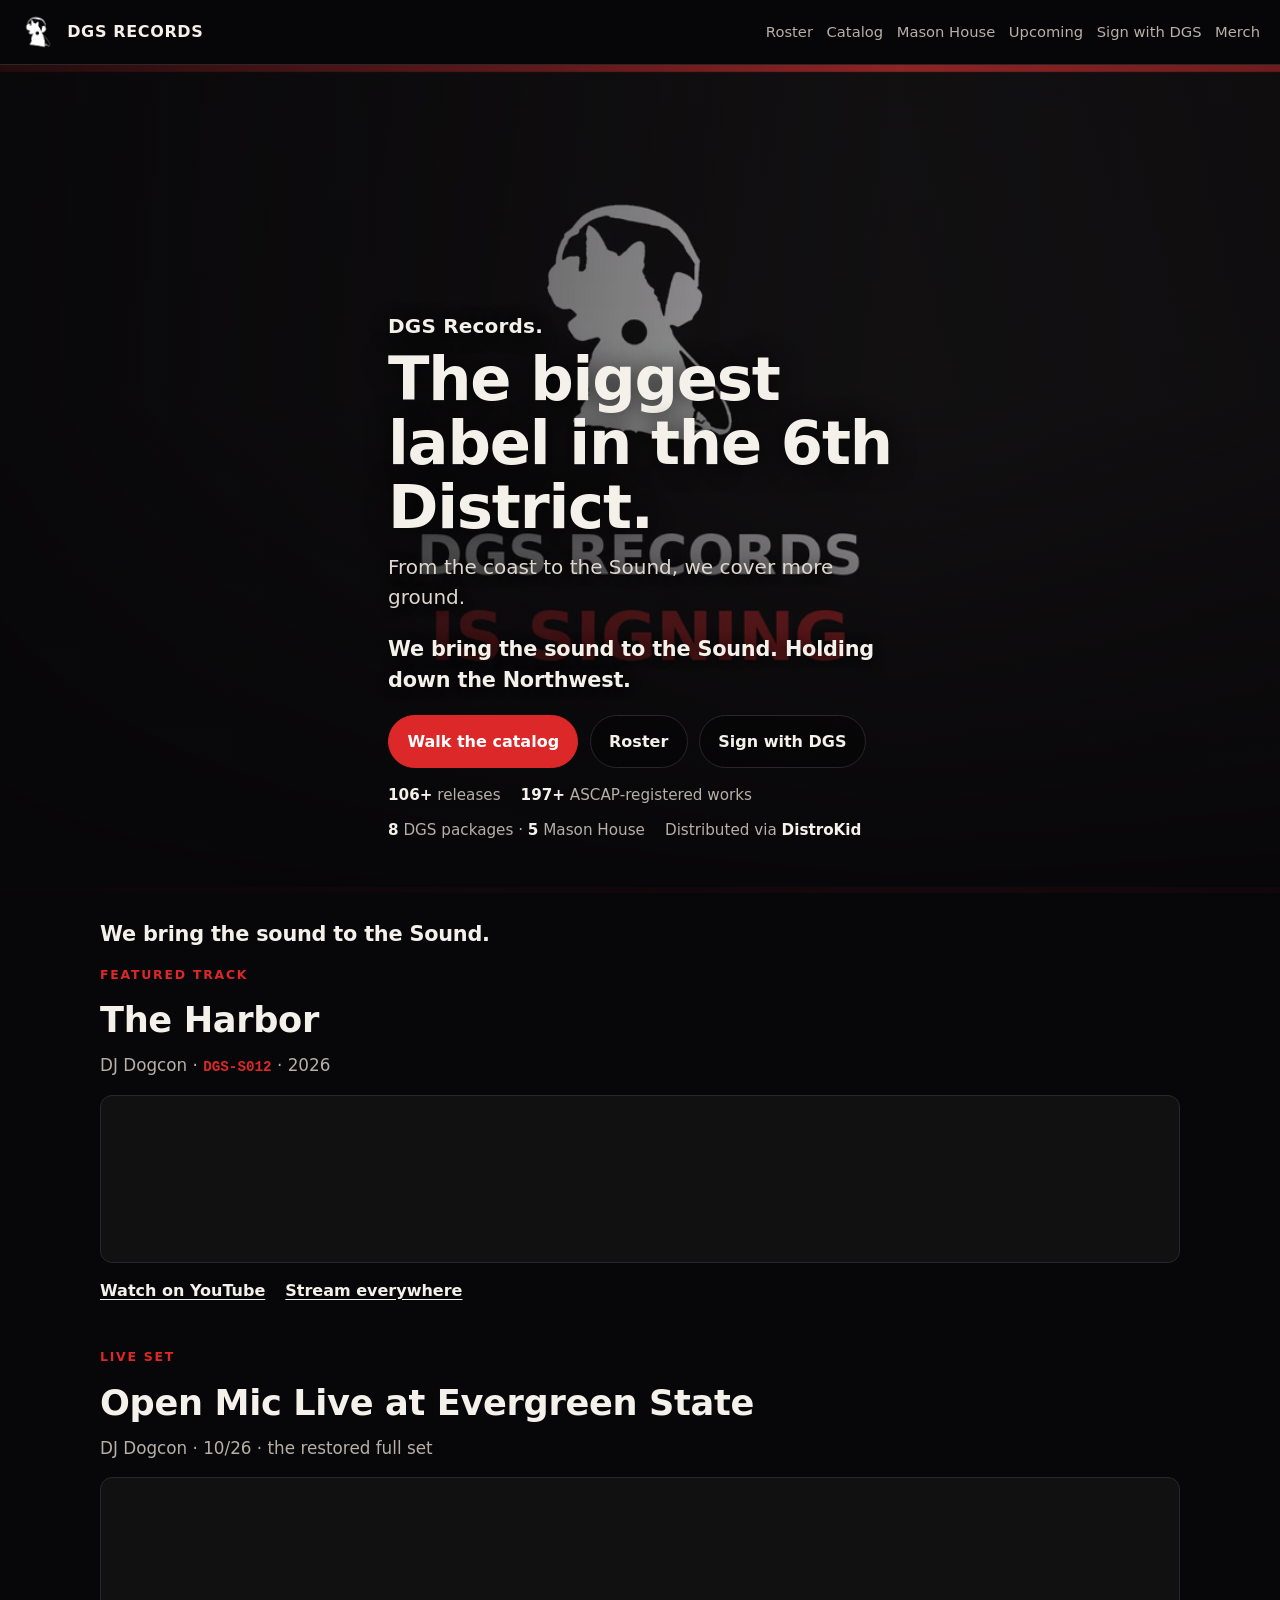
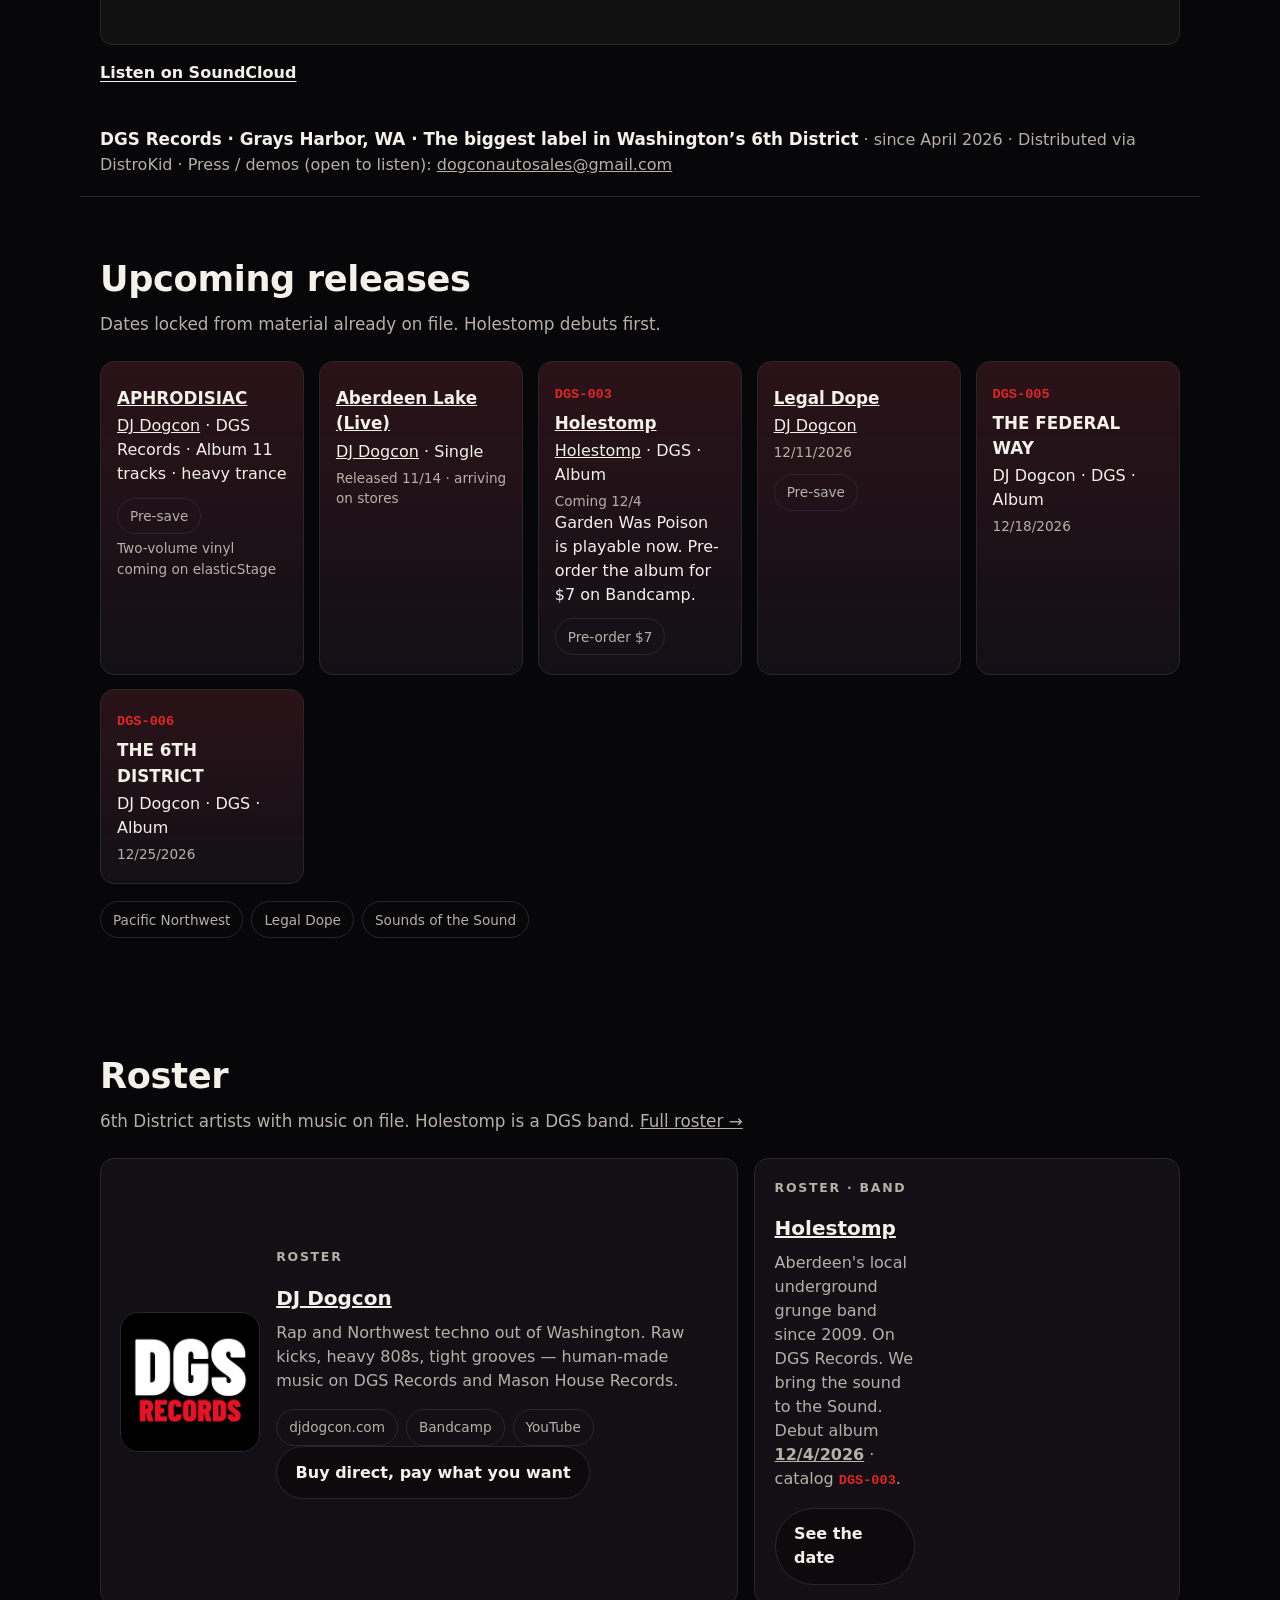
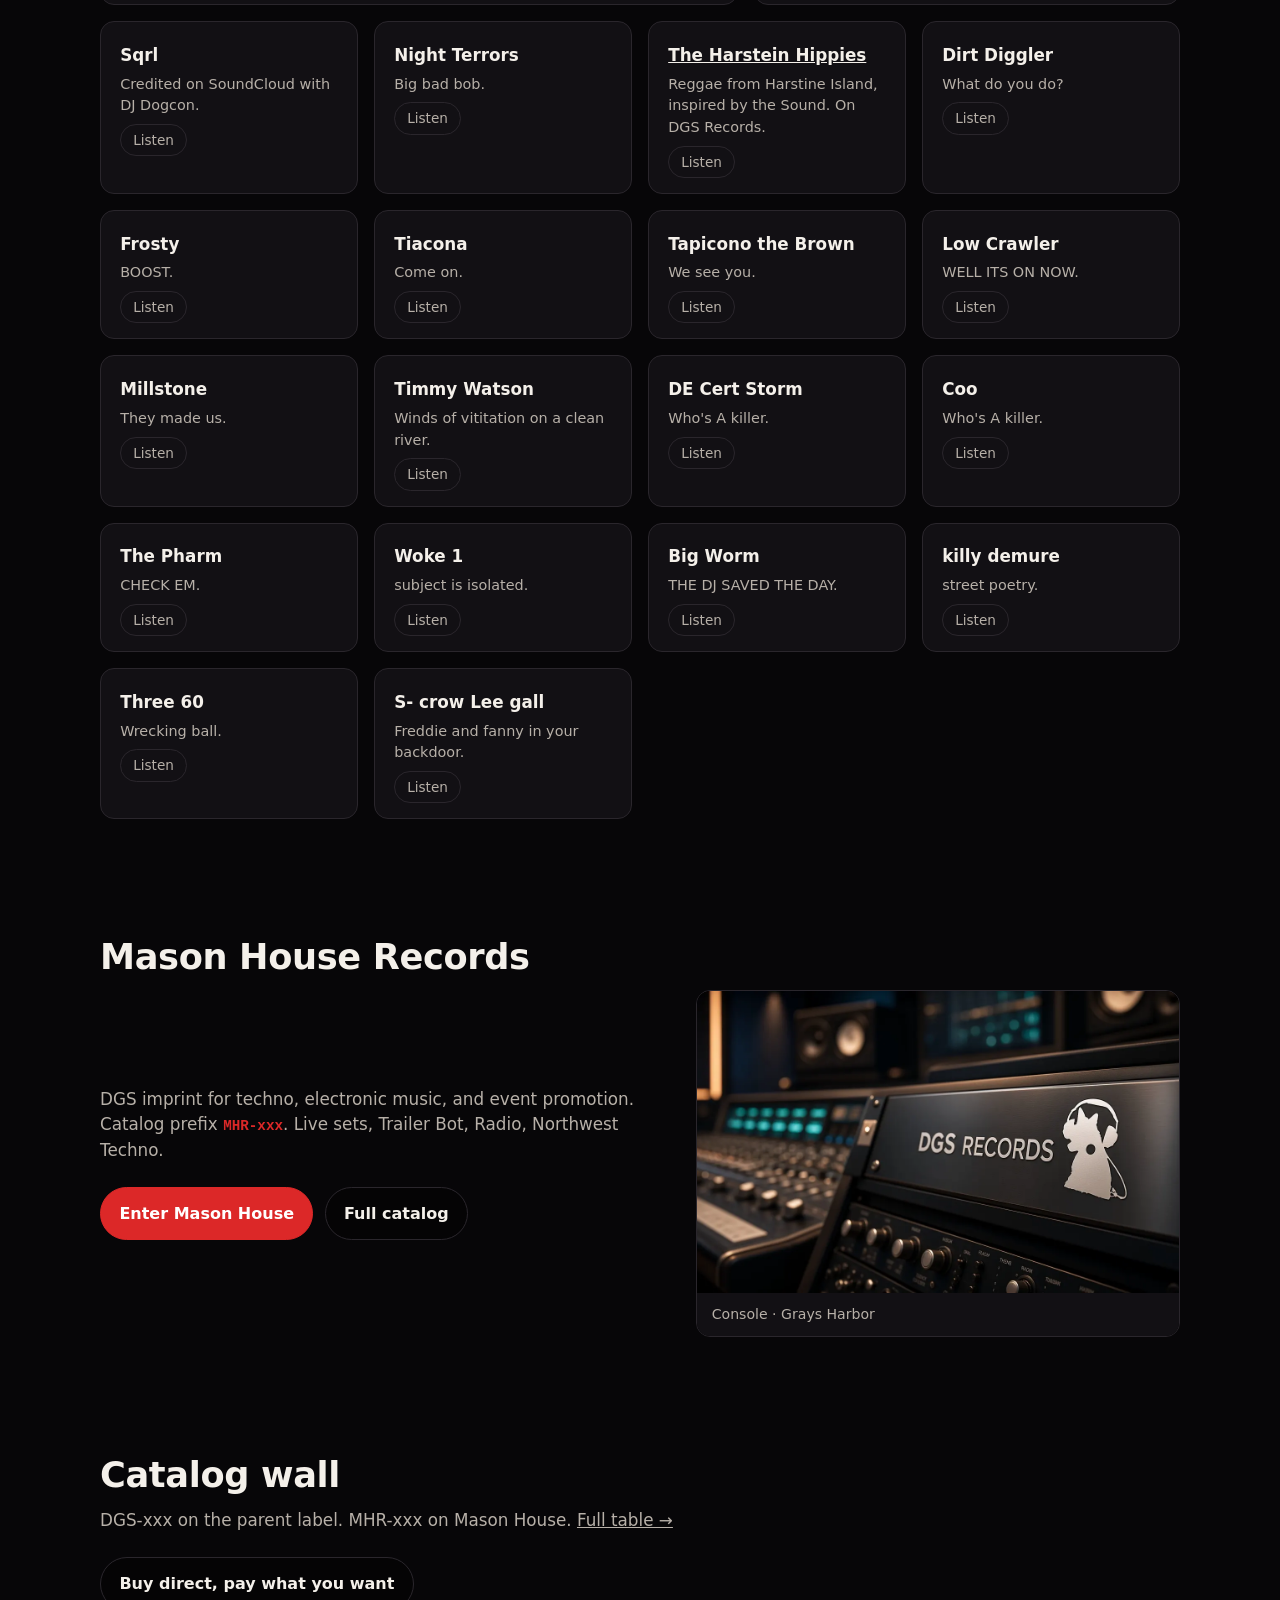
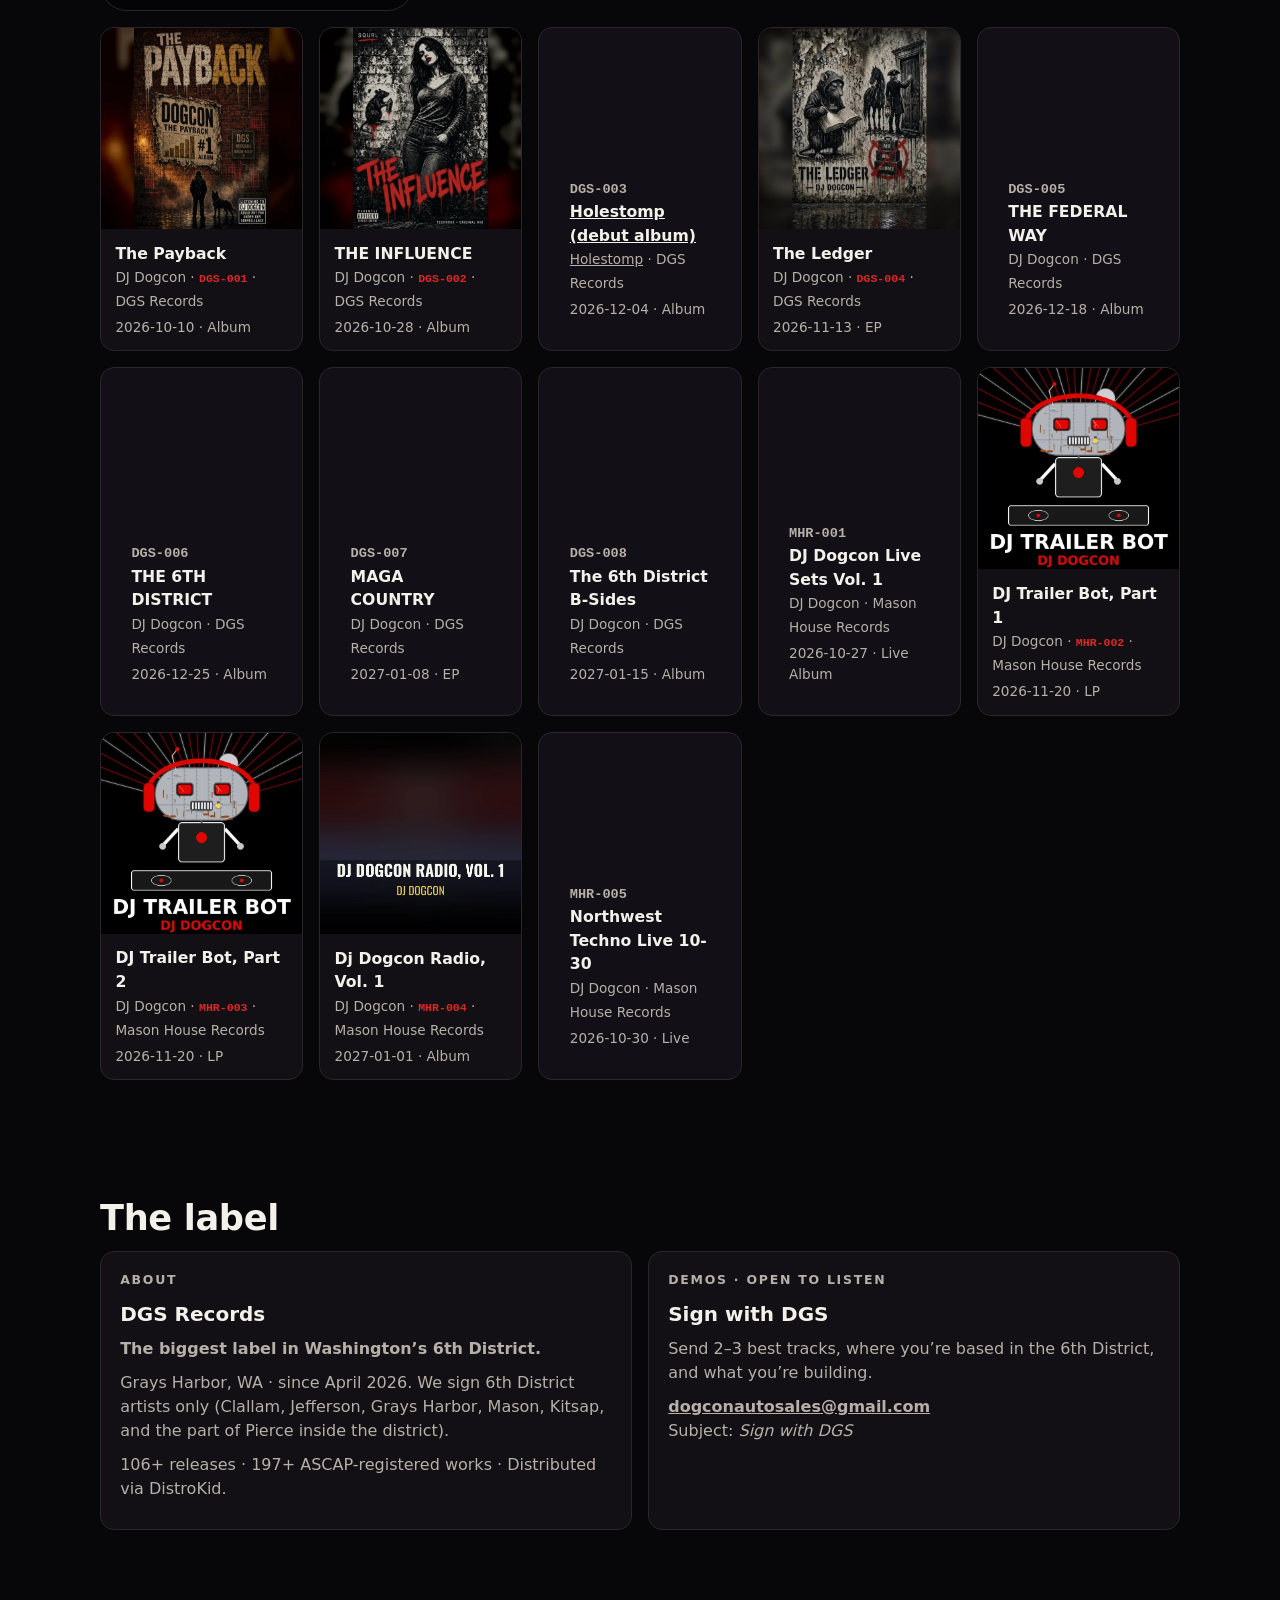
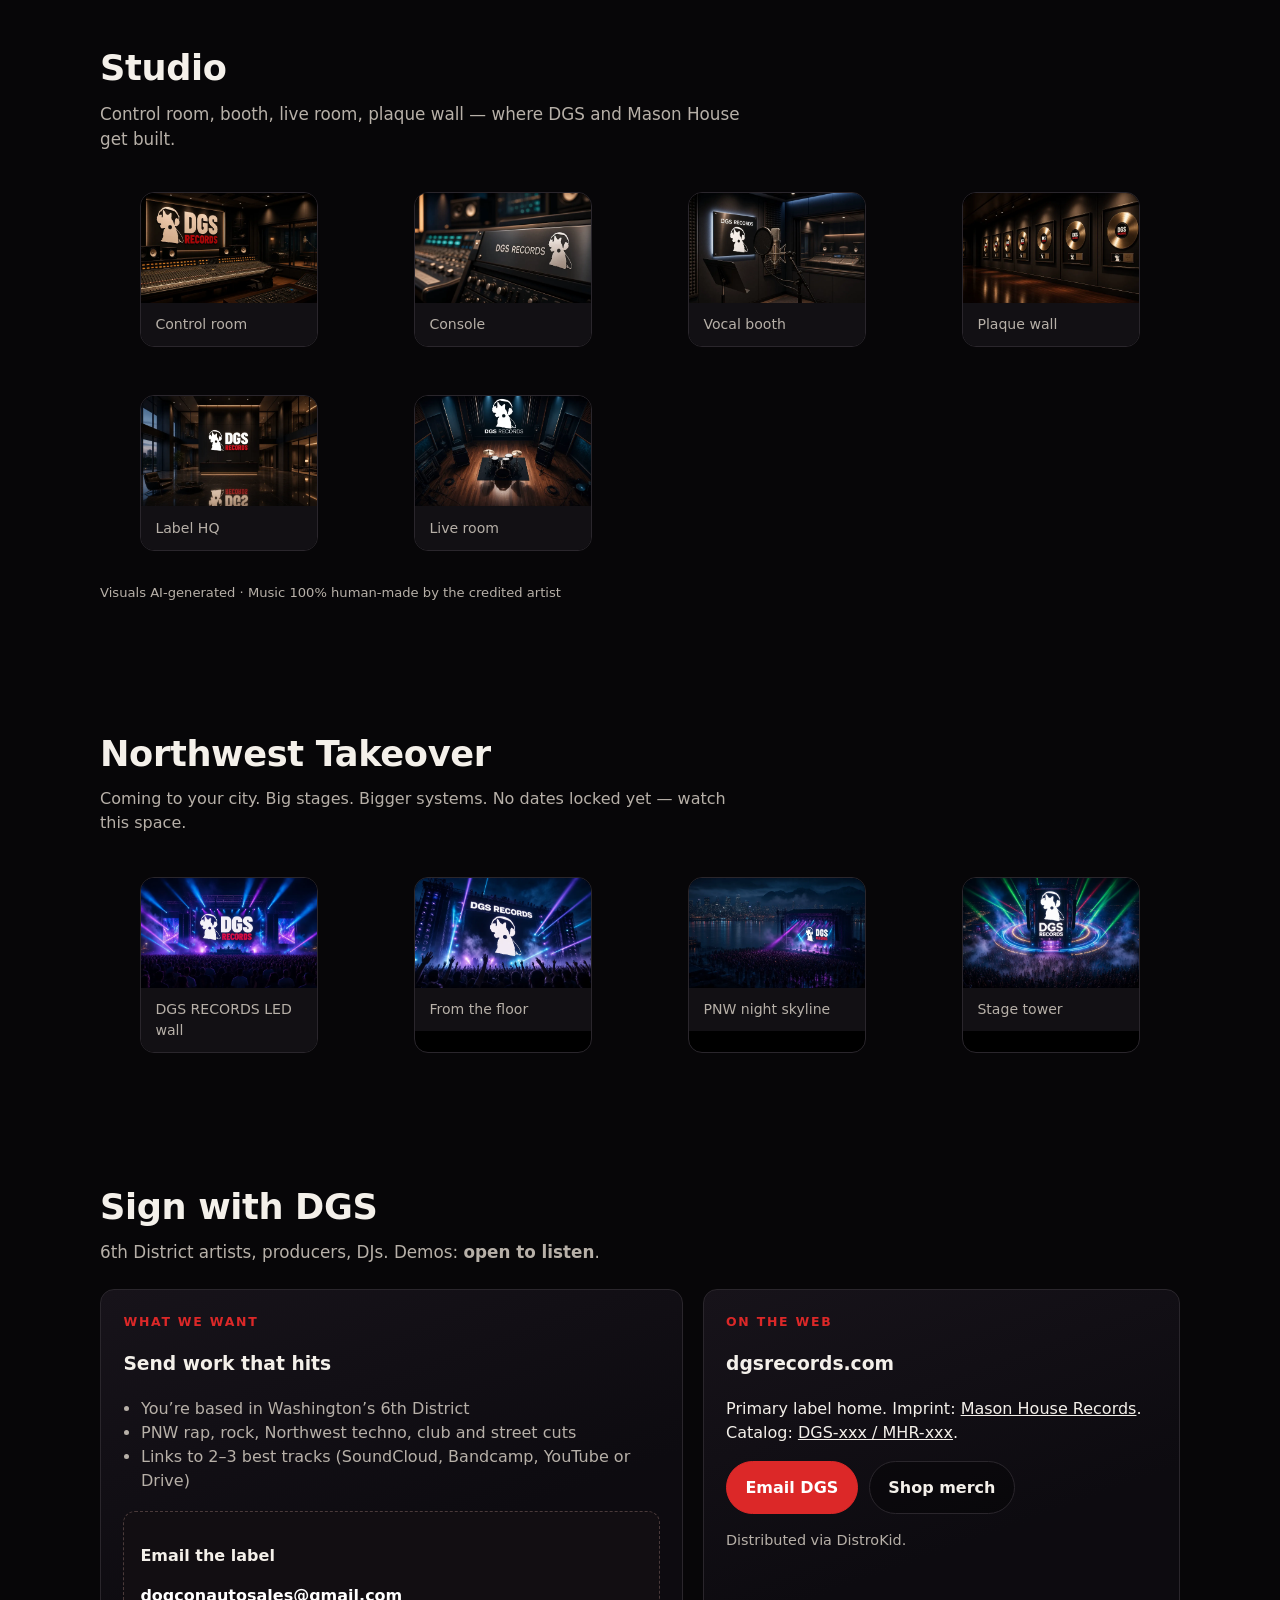
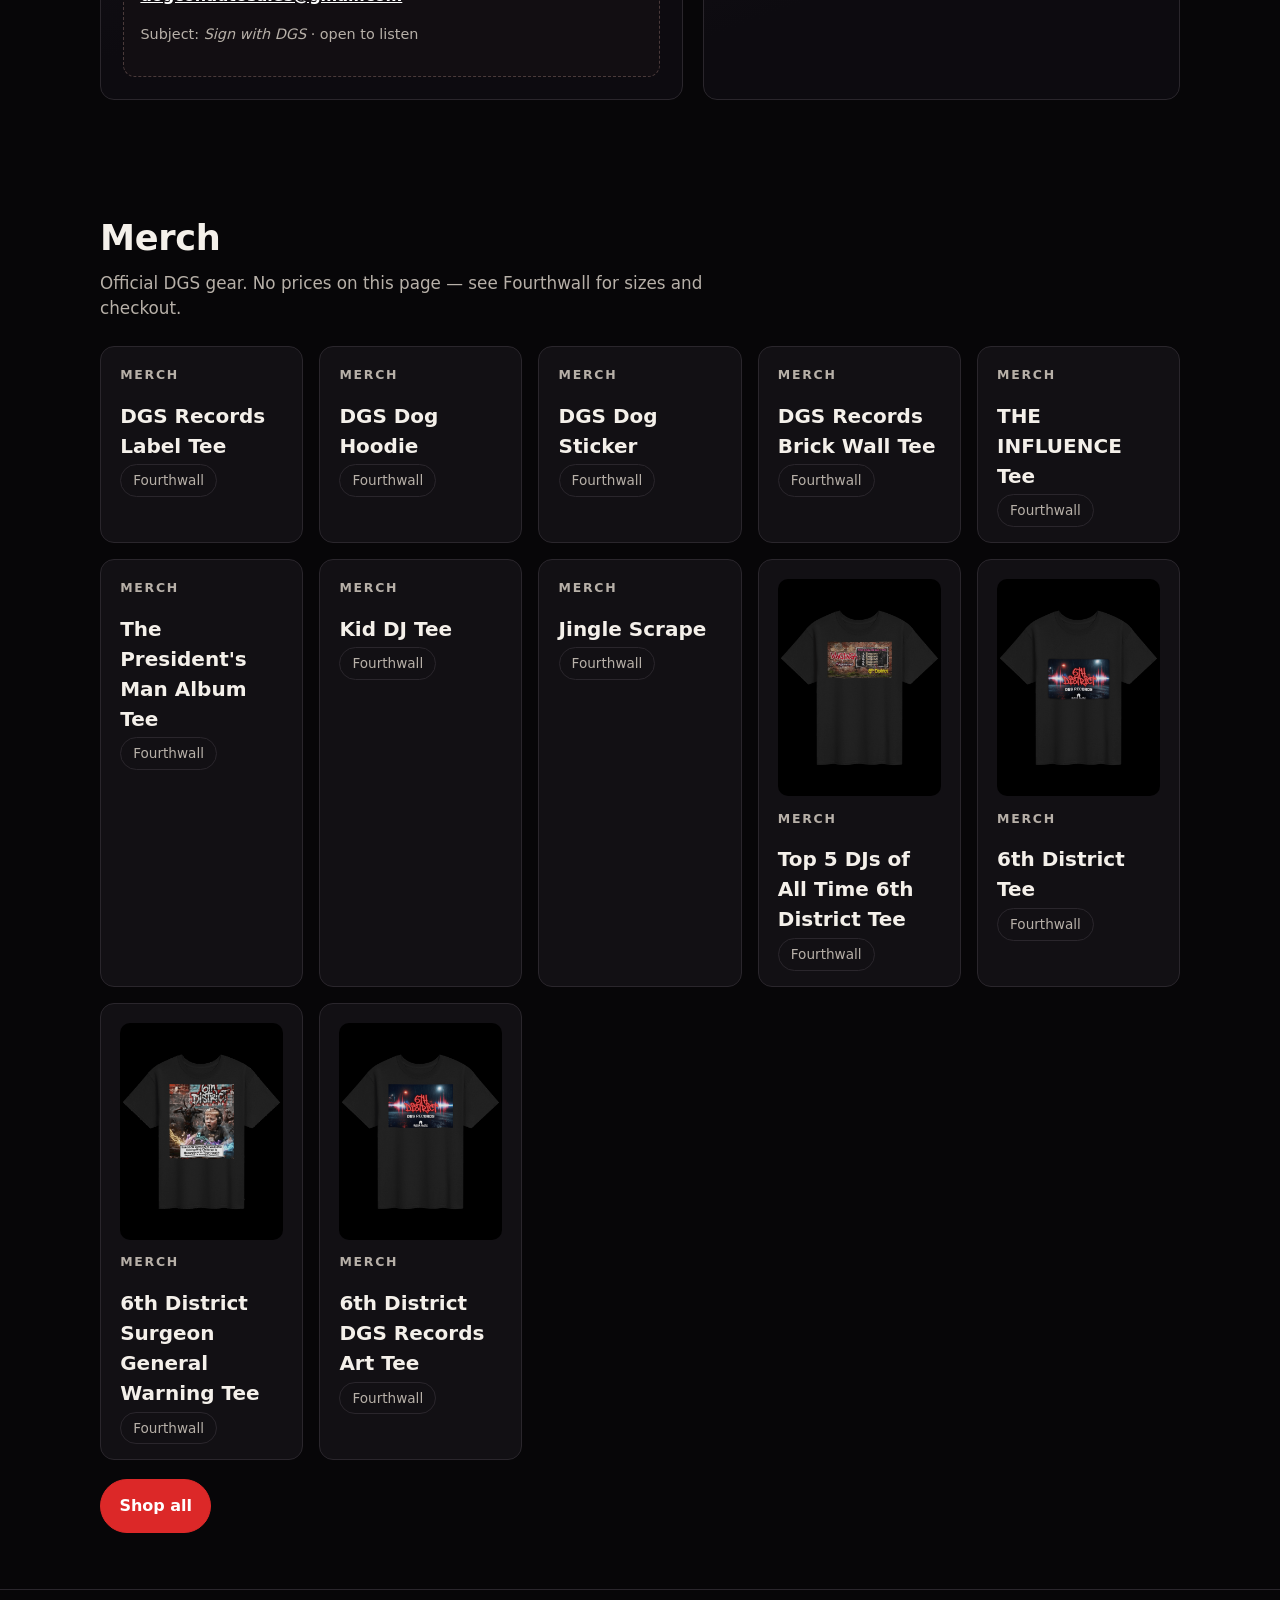
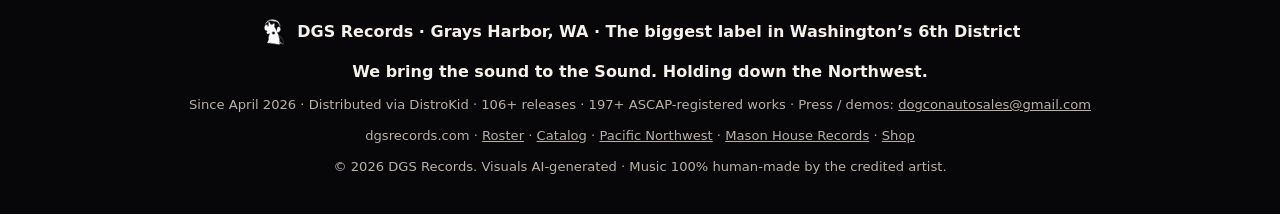
<file: index.html>
<!doctype html>
<html lang="en">
<head>
<meta charset="utf-8">
<meta name="viewport" content="width=device-width,initial-scale=1">
<title>DGS Records · The Biggest Label in the 6th District</title>
<meta name="description" content="DGS Records · Grays Harbor, WA · The biggest label in the 6th District. Signs 6th District artists. Mason House Records imprint. Distributed via DistroKid. Demos: open to listen.">
<link rel="canonical" href="https://dgsrecords.com/">
<meta name="theme-color" content="#070608">
<link rel="icon" type="image/png" href="assets/brand/favicon.png">
<link rel="apple-touch-icon" href="assets/brand/apple-touch-icon.png">
<meta property="og:type" content="website">
<meta property="og:url" content="https://dgsrecords.com/">
<meta property="og:title" content="DGS Records · The Biggest Label in the 6th District">
<meta property="og:description" content="Grays Harbor, WA. 6th District artists only. 106+ releases · 197+ ASCAP-registered works. Mason House Records imprint. Distributed via DistroKid.">
<meta property="og:image" content="https://dgsrecords.com/assets/studio/studio_01_control_room.webp">
<meta name="twitter:card" content="summary_large_image">
<meta name="twitter:title" content="DGS Records · The Biggest Label in the 6th District">
<meta name="twitter:description" content="Holding down the 6th District. Distributed via DistroKid. Demos: open to listen.">
<meta name="twitter:image" content="https://dgsrecords.com/assets/studio/studio_01_control_room.webp">
<!-- Google Search Console verification: paste meta tag here, e.g. <meta name="google-site-verification" content="…"> -->
<script type="application/ld+json">
{"@context":"https://schema.org","@type":"RecordLabel","name":"DGS Records","url":"https://dgsrecords.com/","logo":"https://dgsrecords.com/assets/brand/logo.png","foundingLocation":{"@type":"Place","name":"Grays Harbor, Washington, USA"},"foundingDate":"2026-04","description":"DGS Records · Grays Harbor, WA · The biggest label in the 6th District. Signs 6th District artists. Distributed via DistroKid.","email":"dogconautosales@gmail.com","sameAs":["https://djdogcon.com/","https://djdogcon.bandcamp.com","https://www.youtube.com/@DJDogcon","https://dj-dogcon-shop.fourthwall.com/"],"subjectOf":[{"@type":"WebPage","name":"DJ Dogcon","url":"https://dgsrecords.com/artists/dj-dogcon.html"},{"@type":"WebPage","name":"Holestomp","url":"https://dgsrecords.com/artists/holestomp.html"},{"@type":"WebPage","name":"The Harstein Hippies","url":"https://dgsrecords.com/artists/the-harstein-hippies.html"},{"@type":"WebPage","name":"Kitsap Kings","url":"https://dgsrecords.com/artists/kitsap-kings.html"},{"@type":"WebPage","name":"The Ledger","url":"https://dgsrecords.com/releases/the-ledger.html"},{"@type":"WebPage","name":"Holestomp","url":"https://dgsrecords.com/releases/holestomp.html"},{"@type":"WebPage","name":"Sounds of the Sound","url":"https://dgsrecords.com/releases/sounds-of-the-sound.html"},{"@type":"WebPage","name":"Legal Dope","url":"https://dgsrecords.com/releases/legal-dope.html"},{"@type":"WebPage","name":"Pacific Northwest record label","url":"https://dgsrecords.com/pacific-northwest.html"}]}
</script>
<link rel="stylesheet" href="style.css">
</head>
<body>
<a class="skip" href="#main">Skip to content</a>
<header class="top">
  <a class="brand" href="index.html#top"><img src="assets/brand/dog_mark.png" width="36" height="40" alt="">DGS RECORDS</a>
  <nav aria-label="Primary">
    <a href="roster.html">Roster</a>
    <a href="index.html#catalog">Catalog</a>
    <a href="mason-house.html">Mason House</a>
    <a href="index.html#upcoming">Upcoming</a>
    <a href="index.html#sign">Sign with DGS</a>
    <a href="index.html#merch">Merch</a>
  </nav>
</header>

<main id="main">
<section class="hero hero-studio" id="top" aria-label="DGS Records studio">
  <div class="hero-media">
    <img class="hero-still" src="assets/studio/studio_01_control_room.webp" alt="DGS Records control room" width="1280" height="720" fetchpriority="high">
    <video class="hero-video" poster="assets/studio/studio_01_control_room.webp" autoplay muted loop playsinline preload="none" aria-hidden="true">
      <source src="assets/hero/DGS_hero_takeover_9s.webm" type="video/webm">
      <source src="assets/hero/DGS_hero_takeover_9s.mp4" type="video/mp4">
    </video>
  </div>
  <div class="hero-shade"></div>
  <div class="hero-inner">
    <p class="hero-brand">DGS Records.</p>
    <h1>The biggest label in the 6th District.</h1>
    <p class="lede">From the coast to the Sound, we cover more ground.</p>
    <p class="tagline"><strong>We bring the sound to the Sound.</strong> <strong>Holding down the Northwest.</strong></p>
    <div class="btns">
      <a class="btn red" href="#catalog">Walk the catalog</a>
      <a class="btn" href="roster.html">Roster</a>
      <a class="btn" href="#sign">Sign with DGS</a>
    </div>
    <div class="stat-row">
      <span><b>106+</b> releases</span>
      <span><b>197+</b> ASCAP-registered works</span>
      <span><b>8</b> DGS packages · <b>5</b> Mason House</span>
      <span>Distributed via <b>DistroKid</b></span>
    </div>
  </div>
</section>

<section class="featured" id="featured" aria-label="Featured track">
  <p class="tagline"><strong>We bring the sound to the Sound.</strong></p>
  <p class="kicker">Featured track</p>
  <h2 class="presence">The Harbor</h2>
  <p class="sub-big">DJ Dogcon · <code>DGS-S012</code> · 2026</p>
  <div class="sc-embed">
    <iframe title="The Harbor by DJ Dogcon on SoundCloud" width="100%" height="166" scrolling="no" frameborder="no" allow="autoplay" loading="lazy" src="https://w.soundcloud.com/player/?url=https%3A//soundcloud.com/dogconleon/the-harbor-1&amp;color=%23dc2828&amp;auto_play=false&amp;hide_related=true&amp;show_comments=false&amp;show_user=true&amp;show_reposts=false&amp;show_teaser=false&amp;visual=false"></iframe>
  </div>
  <p class="featured-links">
    <a href="https://www.youtube.com/watch?v=Y0kvuBhlS6k" target="_blank" rel="noopener">Watch on YouTube</a>
    <a href="https://distrokid.com/hyperfollow/djdogcon/the-harbor" target="_blank" rel="noopener">Stream everywhere</a>
  </p>
</section>

<section class="featured" id="open-mic" aria-label="Live set">
  <p class="kicker">Live set</p>
  <h2 class="presence">Open Mic Live at Evergreen State</h2>
  <p class="sub-big">DJ Dogcon · 10/26 · the restored full set</p>
  <div class="sc-embed">
    <iframe title="DJ Dogcon - Open Mic Live at Evergreen State (10/26) on SoundCloud" width="100%" height="166" scrolling="no" frameborder="no" allow="autoplay" loading="lazy" src="https://w.soundcloud.com/player/?url=https%3A//soundcloud.com/dogconleon/dj-dogcon-open-mic-live-at&amp;color=%23dc2828&amp;auto_play=false&amp;hide_related=true&amp;show_comments=false&amp;show_user=true&amp;show_reposts=false&amp;show_teaser=false&amp;visual=false"></iframe>
  </div>
  <p class="featured-links">
    <a href="https://soundcloud.com/dogconleon/dj-dogcon-open-mic-live-at" target="_blank" rel="noopener">Listen on SoundCloud</a>
  </p>
</section>


<p class="about-bar" id="about"><strong>DGS Records · Grays Harbor, WA · The biggest label in Washington&rsquo;s 6th District</strong> · since April 2026 · Distributed via DistroKid · Press / demos (open to listen): <a href="mailto:dogconautosales@gmail.com">dogconautosales@gmail.com</a></p>

<section id="upcoming">
  <h2 class="presence">Upcoming releases</h2>
  <p class="sub-big">Dates locked from material already on file. Holestomp debuts first.</p>
  <div class="up-strip">
    <div class="up-card">
      <strong><a href="releases/aphrodisiac.html">APHRODISIAC</a></strong>
      <span><a href="artists/dj-dogcon.html">DJ Dogcon</a> · DGS Records · Album</span>
      <span>11 tracks · heavy trance</span>
      <div class="chips" style="margin-top:.7rem">
        <a class="chip" href="https://distrokid.com/hyperfollow/djdogcon/aphrodisiac" target="_blank" rel="noopener">Pre-save</a>
      </div>
      <span class="date">Two-volume vinyl coming on elasticStage</span>
    </div>
    <div class="up-card">
      <strong><a href="https://distrokid.com/hyperfollow/djdogcon/aberdeen-lake-live" target="_blank" rel="noopener">Aberdeen Lake (Live)</a></strong>
      <span><a href="artists/dj-dogcon.html">DJ Dogcon</a> · Single</span>
      <span class="date">Released 11/14 · arriving on stores</span>
    </div>
    <div class="up-card">
      <span class="cat-badge">DGS-003</span>
      <strong><a href="releases/holestomp.html">Holestomp</a></strong>
      <span><a href="artists/holestomp.html">Holestomp</a> · DGS · Album</span>
      <span class="date">Coming 12/4</span>
      <span>Garden Was Poison is playable now. Pre-order the album for $7 on Bandcamp.</span>
      <div class="chips" style="margin-top:.7rem">
        <a class="chip" href="https://dgsrecords.bandcamp.com/album/holestomp" target="_blank" rel="noopener">Pre-order $7</a>
      </div>
    </div>
    <div class="up-card">
      <strong><a href="releases/legal-dope.html">Legal Dope</a></strong>
      <span><a href="artists/dj-dogcon.html">DJ Dogcon</a></span>
      <span class="date">12/11/2026</span>
      <div class="chips" style="margin-top:.7rem">
        <a class="chip" href="https://distrokid.com/hyperfollow/djdogcon/legal-dope-2" target="_blank" rel="noopener">Pre-save</a>
      </div>
    </div>
    <div class="up-card">
      <span class="cat-badge">DGS-005</span>
      <strong>THE FEDERAL WAY</strong>
      <span>DJ Dogcon · DGS · Album</span>
      <span class="date">12/18/2026</span>
    </div>
    <div class="up-card">
      <span class="cat-badge">DGS-006</span>
      <strong>THE 6TH DISTRICT</strong>
      <span>DJ Dogcon · DGS · Album</span>
      <span class="date">12/25/2026</span>
    </div>
  </div>
  <div class="chips" style="margin-top:1.1rem">
    <a class="chip" href="pacific-northwest.html">Pacific Northwest</a>
    <a class="chip" href="releases/legal-dope.html">Legal Dope</a>
    <a class="chip" href="releases/sounds-of-the-sound.html">Sounds of the Sound</a>
  </div>
</section>

<section id="roster">
  <h2 class="presence">Roster</h2>
  <p class="sub-big">6th District artists with music on file. Holestomp is a DGS band. <a href="roster.html">Full roster →</a></p>
  <div class="grid artists">
    <article class="card artist-feat">
      <img class="avatar" src="assets/brand/logo_dgs_records.png" width="140" height="140" alt="DGS Records mark">
      <div>
        <p class="kicker">Roster</p>
        <h3><a href="artists/dj-dogcon.html">DJ Dogcon</a></h3>
        <p>Rap and Northwest techno out of Washington. Raw kicks, heavy 808s, tight grooves — human-made music on DGS Records and Mason House Records.</p>
        <div class="chips">
          <a class="chip" href="https://djdogcon.com/" target="_blank" rel="noopener">djdogcon.com</a>
          <a class="chip" href="https://djdogcon.bandcamp.com" target="_blank" rel="noopener">Bandcamp</a>
          <a class="chip" href="https://www.youtube.com/@DJDogcon" target="_blank" rel="noopener">YouTube</a>
        </div>
        <p><a class="btn" href="https://djdogcon.bandcamp.com" target="_blank" rel="noopener">Buy direct, pay what you want</a></p>
      </div>
    </article>
    <article class="card artist-feat">
      <div>
        <p class="kicker">Roster · Band</p>
        <h3><a href="artists/holestomp.html">Holestomp</a></h3>
        <p>Aberdeen's local underground grunge band since 2009. On DGS Records. We bring the sound to the Sound. Debut album <a href="releases/holestomp.html"><strong>12/4/2026</strong></a> · catalog <code>DGS-003</code>.</p>
        <a class="btn" href="releases/holestomp.html">See the date</a>
      </div>
    </article>
  </div>
  <div class="roster-grid" style="margin-top:1rem">
    <article class="card roster-mini">
      <h3>Sqrl</h3>
      <p class="track">Credited on SoundCloud with DJ Dogcon.</p>
      <a class="chip" href="https://soundcloud.com/dogconleon/aint-no-party-like-a-dogcon" target="_blank" rel="noopener">Listen</a>
    </article>
    <article class="card roster-mini">
      <h3>Night Terrors</h3>
      <p class="track">Big bad bob.</p>
      <a class="chip" href="https://soundcloud.com/dogconleon/big-bad-bob" target="_blank" rel="noopener">Listen</a>
    </article>
    <article class="card roster-mini">
      <h3><a href="artists/the-harstein-hippies.html">The Harstein Hippies</a></h3>
      <p class="track">Reggae from Harstine Island, inspired by the Sound. On DGS Records.</p>
      <a class="chip" href="https://soundcloud.com/dogconleon/o-you-know-when" target="_blank" rel="noopener">Listen</a>
    </article>
    <article class="card roster-mini">
      <h3>Dirt Diggler</h3>
      <p class="track">What do you do?</p>
      <a class="chip" href="https://soundcloud.com/dogconleon/what-do-you-do" target="_blank" rel="noopener">Listen</a>
    </article>
    <article class="card roster-mini">
      <h3>Frosty</h3>
      <p class="track">BOOST.</p>
      <a class="chip" href="https://soundcloud.com/dogconleon/boost" target="_blank" rel="noopener">Listen</a>
    </article>
    <article class="card roster-mini">
      <h3>Tiacona</h3>
      <p class="track">Come on.</p>
      <a class="chip" href="https://soundcloud.com/dogconleon/come-on" target="_blank" rel="noopener">Listen</a>
    </article>
    <article class="card roster-mini">
      <h3>Tapicono the Brown</h3>
      <p class="track">We see you.</p>
      <a class="chip" href="https://soundcloud.com/dogconleon/ive-watched-as-society-has" target="_blank" rel="noopener">Listen</a>
    </article>
    <article class="card roster-mini">
      <h3>Low Crawler</h3>
      <p class="track">WELL ITS ON NOW.</p>
      <a class="chip" href="https://soundcloud.com/dogconleon/well-its-on-now" target="_blank" rel="noopener">Listen</a>
    </article>
    <article class="card roster-mini">
      <h3>Millstone</h3>
      <p class="track">They made us.</p>
      <a class="chip" href="https://soundcloud.com/dogconleon/they-made-us" target="_blank" rel="noopener">Listen</a>
    </article>
    <article class="card roster-mini">
      <h3>Timmy Watson</h3>
      <p class="track">Winds of vititation on a clean river.</p>
      <a class="chip" href="https://soundcloud.com/dogconleon/winds-of-vititation-on-a-clean" target="_blank" rel="noopener">Listen</a>
    </article>
    <article class="card roster-mini">
      <h3>DE Cert Storm</h3>
      <p class="track">Who's A killer.</p>
      <a class="chip" href="https://soundcloud.com/dogconleon/who-s-a-killer" target="_blank" rel="noopener">Listen</a>
    </article>
    <article class="card roster-mini">
      <h3>Coo</h3>
      <p class="track">Who's A killer.</p>
      <a class="chip" href="https://soundcloud.com/dogconleon/who-s-a-killer" target="_blank" rel="noopener">Listen</a>
    </article>
    <article class="card roster-mini">
      <h3>The Pharm</h3>
      <p class="track">CHECK EM.</p>
      <a class="chip" href="https://soundcloud.com/dogconleon/check-em" target="_blank" rel="noopener">Listen</a>
    </article>
    <article class="card roster-mini">
      <h3>Woke 1</h3>
      <p class="track">subject is isolated.</p>
      <a class="chip" href="https://soundcloud.com/dogconleon/subject-is-isolated" target="_blank" rel="noopener">Listen</a>
    </article>
    <article class="card roster-mini">
      <h3>Big Worm</h3>
      <p class="track">THE DJ SAVED THE DAY.</p>
      <a class="chip" href="https://soundcloud.com/dogconleon/the-dj-saved-the-day" target="_blank" rel="noopener">Listen</a>
    </article>
    <article class="card roster-mini">
      <h3>killy demure</h3>
      <p class="track">street poetry.</p>
      <a class="chip" href="https://soundcloud.com/dogconleon/street-poetry" target="_blank" rel="noopener">Listen</a>
    </article>
    <article class="card roster-mini">
      <h3>Three 60</h3>
      <p class="track">Wrecking ball.</p>
      <a class="chip" href="https://soundcloud.com/dogconleon/wrecking-ball" target="_blank" rel="noopener">Listen</a>
    </article>
    <article class="card roster-mini">
      <h3>S- crow Lee gall</h3>
      <p class="track">Freddie and fanny in your backdoor.</p>
      <a class="chip" href="https://soundcloud.com/dogconleon/freddie-and-fanny-in-your" target="_blank" rel="noopener">Listen</a>
    </article>
  </div>
</section>

<section id="mason-house-teaser">
  <h2 class="presence">Mason House Records</h2>
  <div class="mhr-banner">
    <div>
      <p class="sub-big">DGS imprint for techno, electronic music, and event promotion. Catalog prefix <code>MHR-xxx</code>. Live sets, Trailer Bot, Radio, Northwest Techno.</p>
      <div class="btns">
        <a class="btn red" href="mason-house.html">Enter Mason House</a>
        <a class="btn" href="catalog.html">Full catalog</a>
      </div>
    </div>
    <figure class="shot" style="margin:0"><img src="assets/studio/studio_02_console.webp" width="1280" height="720" alt="DGS / Mason House console" loading="lazy"><figcaption>Console · Grays Harbor</figcaption></figure>
  </div>
</section>

<section id="catalog">
  <h2 class="presence">Catalog wall</h2>
  <p class="sub-big">DGS-xxx on the parent label. MHR-xxx on Mason House. <a href="catalog.html">Full table →</a></p>
  <p><a class="btn" href="https://djdogcon.bandcamp.com" target="_blank" rel="noopener">Buy direct, pay what you want</a></p>
  <div class="catalog-wall">
    <a class="release" href="https://djdogcon.com/" target="_blank" rel="noopener">
      <img src="assets/releases/the_payback.webp" width="600" height="600" alt="The Payback cover" loading="lazy">
      <div class="meta"><strong>The Payback</strong><span>DJ Dogcon · <code>DGS-001</code> · DGS Records</span><span class="date">2026-10-10 · Album</span></div>
    </a>
    <a class="release" href="https://djdogcon.com/" target="_blank" rel="noopener">
      <img src="assets/releases/the_influence.webp" width="600" height="600" alt="THE INFLUENCE cover" loading="lazy">
      <div class="meta"><strong>THE INFLUENCE</strong><span>DJ Dogcon · <code>DGS-002</code> · DGS Records</span><span class="date">2026-10-28 · Album</span></div>
    </a>
    <div class="release release-text">
      <div class="meta"><span class="cat-badge">DGS-003</span><strong><a href="releases/holestomp.html">Holestomp (debut album)</a></strong><span><a href="artists/holestomp.html">Holestomp</a> · DGS Records</span><span class="date">2026-12-04 · Album</span></div>
    </div>
    <a class="release" href="releases/the-ledger.html">
      <img src="assets/releases/the_ledger.webp" width="600" height="600" alt="The Ledger cover" loading="lazy">
      <div class="meta"><strong>The Ledger</strong><span>DJ Dogcon · <code>DGS-004</code> · DGS Records</span><span class="date">2026-11-13 · EP</span></div>
    </a>
    <div class="release release-text">
      <div class="meta"><span class="cat-badge">DGS-005</span><strong>THE FEDERAL WAY</strong><span>DJ Dogcon · DGS Records</span><span class="date">2026-12-18 · Album</span></div>
    </div>
    <div class="release release-text">
      <div class="meta"><span class="cat-badge">DGS-006</span><strong>THE 6TH DISTRICT</strong><span>DJ Dogcon · DGS Records</span><span class="date">2026-12-25 · Album</span></div>
    </div>
    <div class="release release-text">
      <div class="meta"><span class="cat-badge">DGS-007</span><strong>MAGA COUNTRY</strong><span>DJ Dogcon · DGS Records</span><span class="date">2027-01-08 · EP</span></div>
    </div>
    <div class="release release-text">
      <div class="meta"><span class="cat-badge">DGS-008</span><strong>The 6th District B-Sides</strong><span>DJ Dogcon · DGS Records</span><span class="date">2027-01-15 · Album</span></div>
    </div>
    <div class="release release-text">
      <div class="meta"><span class="cat-badge">MHR-001</span><strong>DJ Dogcon Live Sets Vol. 1</strong><span>DJ Dogcon · Mason House Records</span><span class="date">2026-10-27 · Live Album</span></div>
    </div>
    <a class="release" href="https://djdogcon.com/" target="_blank" rel="noopener">
      <img src="assets/releases/trailer_bot.webp" width="600" height="600" alt="DJ Trailer Bot, Part 1 cover" loading="lazy">
      <div class="meta"><strong>DJ Trailer Bot, Part 1</strong><span>DJ Dogcon · <code>MHR-002</code> · Mason House Records</span><span class="date">2026-11-20 · LP</span></div>
    </a>
    <a class="release" href="https://djdogcon.com/" target="_blank" rel="noopener">
      <img src="assets/releases/trailer_bot.webp" width="600" height="600" alt="DJ Trailer Bot, Part 2 cover" loading="lazy">
      <div class="meta"><strong>DJ Trailer Bot, Part 2</strong><span>DJ Dogcon · <code>MHR-003</code> · Mason House Records</span><span class="date">2026-11-20 · LP</span></div>
    </a>
    <a class="release" href="https://djdogcon.com/" target="_blank" rel="noopener">
      <img src="assets/releases/radio_vol1.webp" width="600" height="600" alt="Dj Dogcon Radio, Vol. 1 cover" loading="lazy">
      <div class="meta"><strong>Dj Dogcon Radio, Vol. 1</strong><span>DJ Dogcon · <code>MHR-004</code> · Mason House Records</span><span class="date">2027-01-01 · Album</span></div>
    </a>
    <div class="release release-text">
      <div class="meta"><span class="cat-badge">MHR-005</span><strong>Northwest Techno Live 10-30</strong><span>DJ Dogcon · Mason House Records</span><span class="date">2026-10-30 · Live</span></div>
    </div>
  </div>
</section>

<section id="label">
  <h2 class="presence">The label</h2>
  <div class="proof">
    <div class="card">
      <p class="kicker">About</p>
      <h3>DGS Records</h3>
      <p><strong>The biggest label in Washington&rsquo;s 6th District.</strong></p>
      <p>Grays Harbor, WA · since April 2026. We sign 6th District artists only (Clallam, Jefferson, Grays Harbor, Mason, Kitsap, and the part of Pierce inside the district).</p>
      <p>106+ releases · 197+ ASCAP-registered works · Distributed via DistroKid.</p>
    </div>
    <div class="card">
      <p class="kicker">Demos · open to listen</p>
      <h3>Sign with DGS</h3>
      <p>Send 2–3 best tracks, where you&rsquo;re based in the 6th District, and what you&rsquo;re building.</p>
      <p><a href="mailto:dogconautosales@gmail.com?subject=Sign%20with%20DGS"><strong>dogconautosales@gmail.com</strong></a><br>Subject: <em>Sign with DGS</em></p>
    </div>
  </div>
</section>

<section id="studio">
  <h2 class="presence">Studio</h2>
  <p class="sub-big">Control room, booth, live room, plaque wall — where DGS and Mason House get built.</p>
  <div class="grid studio-grid">
    <figure class="shot"><img src="assets/studio/studio_01_control_room.webp" width="1280" height="720" alt="DGS Records control room" loading="lazy"><figcaption>Control room</figcaption></figure>
    <figure class="shot"><img src="assets/studio/studio_02_console.webp" width="1280" height="720" alt="Mixing console" loading="lazy"><figcaption>Console</figcaption></figure>
    <figure class="shot"><img src="assets/studio/studio_03_vocal_booth.webp" width="1280" height="720" alt="Vocal booth" loading="lazy"><figcaption>Vocal booth</figcaption></figure>
    <figure class="shot"><img src="assets/studio/studio_04_plaque_wall.webp" width="1280" height="720" alt="Plaque wall" loading="lazy"><figcaption>Plaque wall</figcaption></figure>
    <figure class="shot"><img src="assets/studio/studio_05_label_hq.webp" width="1280" height="720" alt="Label HQ" loading="lazy"><figcaption>Label HQ</figcaption></figure>
    <figure class="shot"><img src="assets/studio/studio_06_live_room.webp" width="1280" height="720" alt="Live room" loading="lazy"><figcaption>Live room</figcaption></figure>
  </div>
  <p class="tiny note" style="margin-top:1rem">Visuals AI-generated · Music 100% human-made by the credited artist</p>
</section>

<section id="shows">
  <h2>Northwest Takeover</h2>
  <p class="sub">Coming to your city. Big stages. Bigger systems. No dates locked yet — watch this space.</p>
  <div class="grid show-grid">
    <figure class="shot"><img src="assets/stage/stage_01_led_wall.webp" width="960" height="540" alt="DGS RECORDS LED wall" loading="lazy"><figcaption>DGS RECORDS LED wall</figcaption></figure>
    <figure class="shot"><img src="assets/stage/stage_02_crowd_up.webp" width="960" height="540" alt="Crowd looking up at DGS stage" loading="lazy"><figcaption>From the floor</figcaption></figure>
    <figure class="shot"><img src="assets/stage/stage_03_pnw_skyline.webp" width="960" height="540" alt="PNW night skyline" loading="lazy"><figcaption>PNW night skyline</figcaption></figure>
    <figure class="shot"><img src="assets/stage/stage_04_tower.webp" width="960" height="540" alt="Stage tower" loading="lazy"><figcaption>Stage tower</figcaption></figure>
  </div>
</section>

<section id="sign">
  <h2 class="presence">Sign with DGS</h2>
  <p class="sub-big">6th District artists, producers, DJs. Demos: <strong>open to listen</strong>.</p>
  <div class="sign">
    <div class="sign-panel">
      <p class="kicker">What we want</p>
      <h3>Send work that hits</h3>
      <ul>
        <li>You&rsquo;re based in Washington&rsquo;s 6th District</li>
        <li>PNW rap, rock, Northwest techno, club and street cuts</li>
        <li>Links to 2–3 best tracks (SoundCloud, Bandcamp, YouTube or Drive)</li>
      </ul>
      <div class="contact-box">
        <p><strong>Email the label</strong></p>
        <p><a href="mailto:dogconautosales@gmail.com?subject=Sign%20with%20DGS">dogconautosales@gmail.com</a></p>
        <p class="note">Subject: <em>Sign with DGS</em> · open to listen</p>
      </div>
    </div>
    <div class="sign-panel">
      <p class="kicker">On the web</p>
      <h3>dgsrecords.com</h3>
      <p>Primary label home. Imprint: <a href="mason-house.html">Mason House Records</a>. Catalog: <a href="catalog.html">DGS-xxx / MHR-xxx</a>.</p>
      <div class="btns">
        <a class="btn red" href="mailto:dogconautosales@gmail.com?subject=Sign%20with%20DGS">Email DGS</a>
        <a class="btn" href="https://dj-dogcon-shop.fourthwall.com/collections/all" target="_blank" rel="noopener">Shop merch</a>
      </div>
      <p class="note" style="margin-top:1rem">Distributed via DistroKid.</p>
    </div>
  </div>
</section>

<section id="merch">
  <h2 class="presence">Merch</h2>
  <p class="sub-big">Official DGS gear. No prices on this page — see Fourthwall for sizes and checkout.</p>
  <div class="merch-grid">
    <a class="card merch-card" href="https://dj-dogcon-shop.fourthwall.com/products/dgs-records-label-tee" target="_blank" rel="noopener">
      <p class="kicker">Merch</p>
      <h3>DGS Records Label Tee</h3>
      <span class="chip">Fourthwall</span>
    </a>
    <a class="card merch-card" href="https://dj-dogcon-shop.fourthwall.com/products/dgs-dog-hoodie" target="_blank" rel="noopener">
      <p class="kicker">Merch</p>
      <h3>DGS Dog Hoodie</h3>
      <span class="chip">Fourthwall</span>
    </a>
    <a class="card merch-card" href="https://dj-dogcon-shop.fourthwall.com/products/dgs-dog-sticker" target="_blank" rel="noopener">
      <p class="kicker">Merch</p>
      <h3>DGS Dog Sticker</h3>
      <span class="chip">Fourthwall</span>
    </a>
    <a class="card merch-card" href="https://dj-dogcon-shop.fourthwall.com/products/dgs-records-brick-wall-tee" target="_blank" rel="noopener">
      <p class="kicker">Merch</p>
      <h3>DGS Records Brick Wall Tee</h3>
      <span class="chip">Fourthwall</span>
    </a>
    <a class="card merch-card" href="https://dj-dogcon-shop.fourthwall.com/products/the-influence-tee" target="_blank" rel="noopener">
      <p class="kicker">Merch</p>
      <h3>THE INFLUENCE Tee</h3>
      <span class="chip">Fourthwall</span>
    </a>
    <a class="card merch-card" href="https://dj-dogcon-shop.fourthwall.com/products/the-presidents-man-album-tee" target="_blank" rel="noopener">
      <p class="kicker">Merch</p>
      <h3>The President's Man Album Tee</h3>
      <span class="chip">Fourthwall</span>
    </a>
    <a class="card merch-card" href="https://dj-dogcon-shop.fourthwall.com/products/kid-dj-tee" target="_blank" rel="noopener">
      <p class="kicker">Merch</p>
      <h3>Kid DJ Tee</h3>
      <span class="chip">Fourthwall</span>
    </a>
    <a class="card merch-card" href="https://dj-dogcon-shop.fourthwall.com/products/jingle-scrape" target="_blank" rel="noopener">
      <p class="kicker">Merch</p>
      <h3>Jingle Scrape</h3>
      <span class="chip">Fourthwall</span>
    </a>
    <a class="card merch-card" href="https://dj-dogcon-shop.fourthwall.com/products/top-5-djs-of-all-time-6th-district-tee" target="_blank" rel="noopener">
      <img src="assets/merch/top-5-djs-6th-district-tee.png" width="1200" height="1600" alt="Top 5 DJs of All Time 6th District Tee" loading="lazy">
      <p class="kicker">Merch</p>
      <h3>Top 5 DJs of All Time 6th District Tee</h3>
      <span class="chip">Fourthwall</span>
    </a>
    <a class="card merch-card" href="https://dj-dogcon-shop.fourthwall.com/products/6th-district-tee" target="_blank" rel="noopener">
      <img src="assets/merch/6th-district-tee.png" width="1200" height="1600" alt="6th District Tee" loading="lazy">
      <p class="kicker">Merch</p>
      <h3>6th District Tee</h3>
      <span class="chip">Fourthwall</span>
    </a>
    <a class="card merch-card" href="https://dj-dogcon-shop.fourthwall.com/products/6th-district-surgeon-general-warning-tee" target="_blank" rel="noopener">
      <img src="assets/merch/6th-district-surgeon-general-warning-tee.png" width="1200" height="1600" alt="6th District Surgeon General Warning Tee" loading="lazy">
      <p class="kicker">Merch</p>
      <h3>6th District Surgeon General Warning Tee</h3>
      <span class="chip">Fourthwall</span>
    </a>
    <a class="card merch-card" href="https://dj-dogcon-shop.fourthwall.com/products/6th-district-dgs-records-printful-art-tee" target="_blank" rel="noopener">
      <img src="assets/merch/6th-district-dgs-records-art-tee.png" width="1200" height="1600" alt="6th District DGS Records Art Tee" loading="lazy">
      <p class="kicker">Merch</p>
      <h3>6th District DGS Records Art Tee</h3>
      <span class="chip">Fourthwall</span>
    </a>
  </div>
  <div class="btns" style="margin-top:1.2rem">
    <a class="btn red" href="https://dj-dogcon-shop.fourthwall.com/collections/all" target="_blank" rel="noopener">Shop all</a>
  </div>
</section>
</main>
<footer>
  <div class="foot-inner">
    <div class="foot-brand"><img src="assets/brand/dog_mark.png" width="28" height="31" alt="">DGS Records · Grays Harbor, WA · The biggest label in Washington&rsquo;s 6th District</div>
    <p class="foot-slogan"><strong>We bring the sound to the Sound.</strong> <strong>Holding down the Northwest.</strong></p>
    <div class="tiny">Since April 2026 · Distributed via DistroKid · 106+ releases · 197+ ASCAP-registered works · Press / demos: <a href="mailto:dogconautosales@gmail.com">dogconautosales@gmail.com</a></div>
    <div class="tiny">dgsrecords.com · <a href="roster.html">Roster</a> · <a href="catalog.html">Catalog</a> · <a href="pacific-northwest.html">Pacific Northwest</a> · <a href="mason-house.html">Mason House Records</a> · <a href="https://dj-dogcon-shop.fourthwall.com/collections/all" target="_blank" rel="noopener">Shop</a></div>
    <div class="tiny">© 2026 DGS Records. Visuals AI-generated · Music 100% human-made by the credited artist.</div>
  </div>
</footer>
<script>
(function(){
  var v=document.querySelector('.hero-video');
  var still=document.querySelector('.hero-still');
  if(!v){return;}
  var reduce=window.matchMedia&&window.matchMedia('(prefers-reduced-motion: reduce)').matches;
  if(reduce){v.removeAttribute('autoplay');v.pause();v.hidden=true;return;}
  function showVid(){v.style.opacity='1'; if(still) still.style.opacity='0';}
  v.style.opacity='0';
  v.style.transition='opacity .5s ease';
  if(still){still.style.transition='opacity .5s ease';}
  v.addEventListener('playing', showVid);
  v.addEventListener('error', function(){v.hidden=true;});
  var p=v.play(); if(p&&p.catch) p.catch(function(){});
})();
</script>
</body>
</html>
</file>
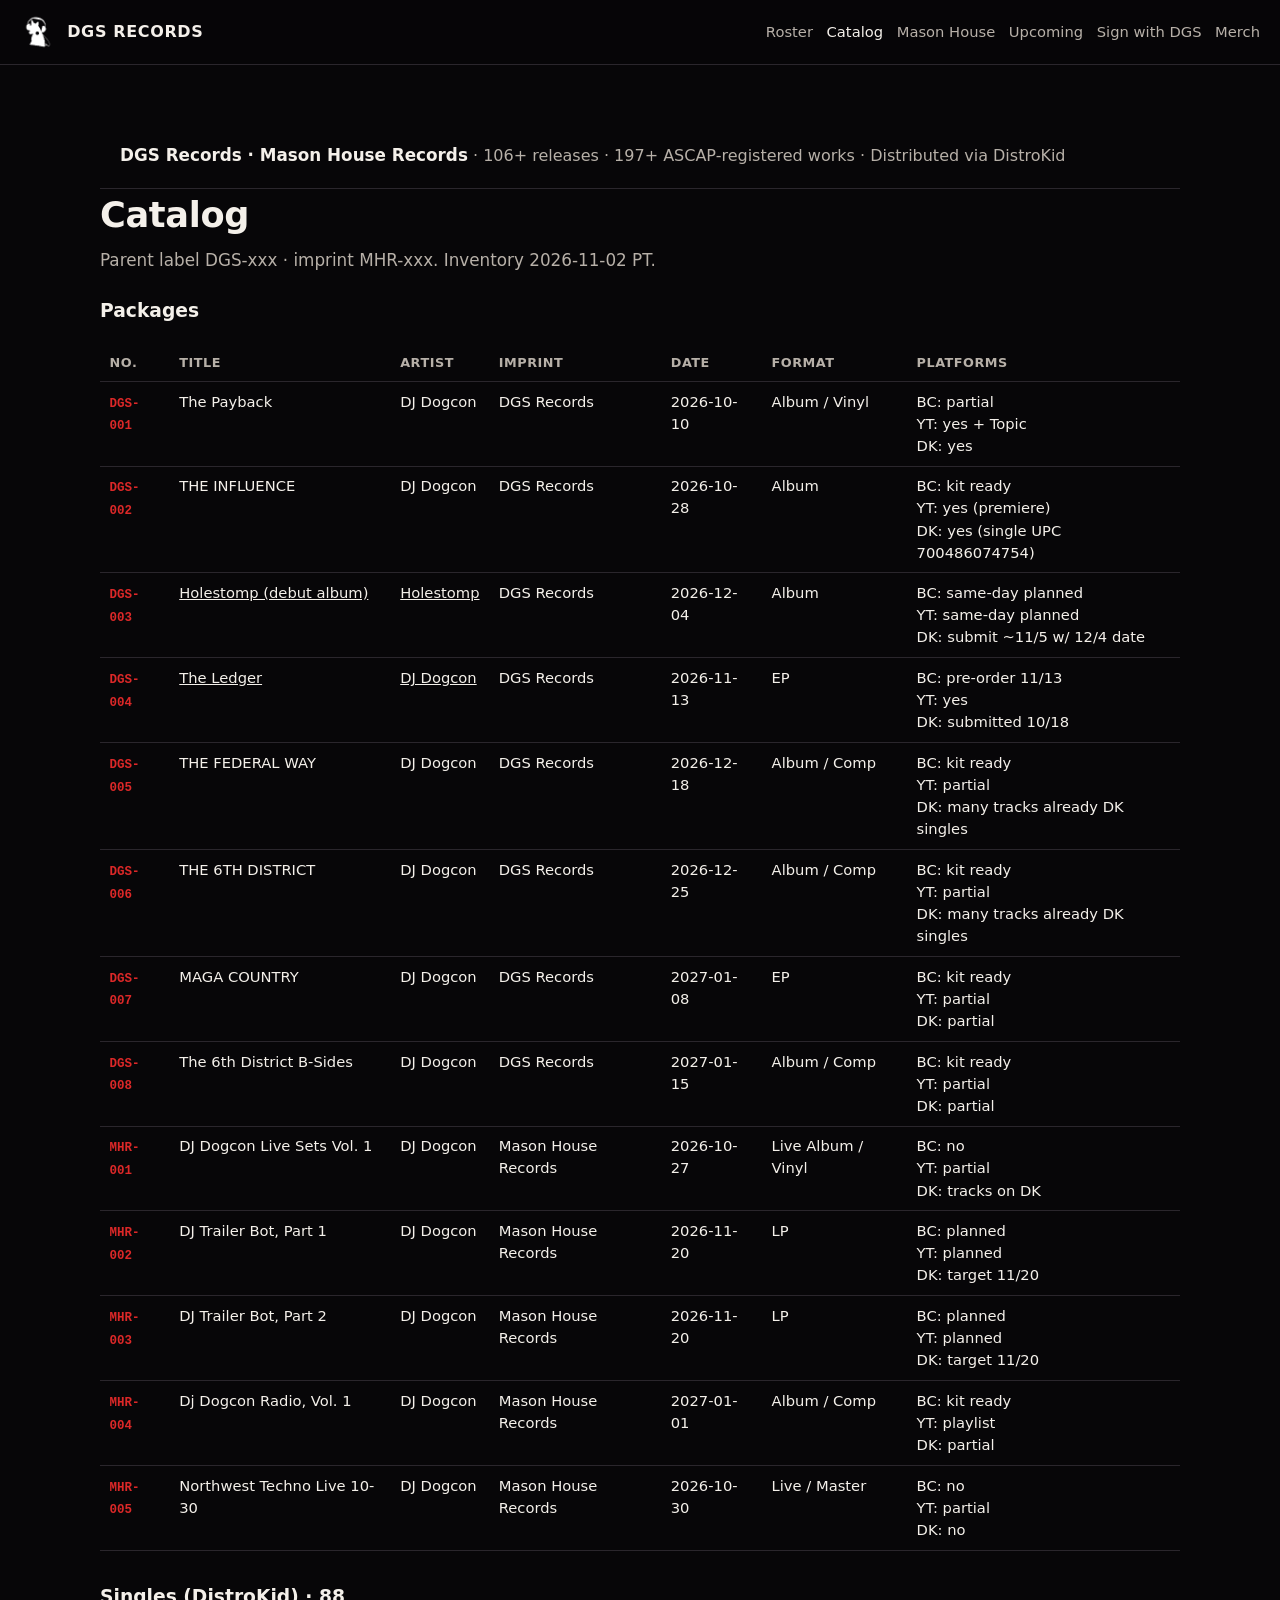
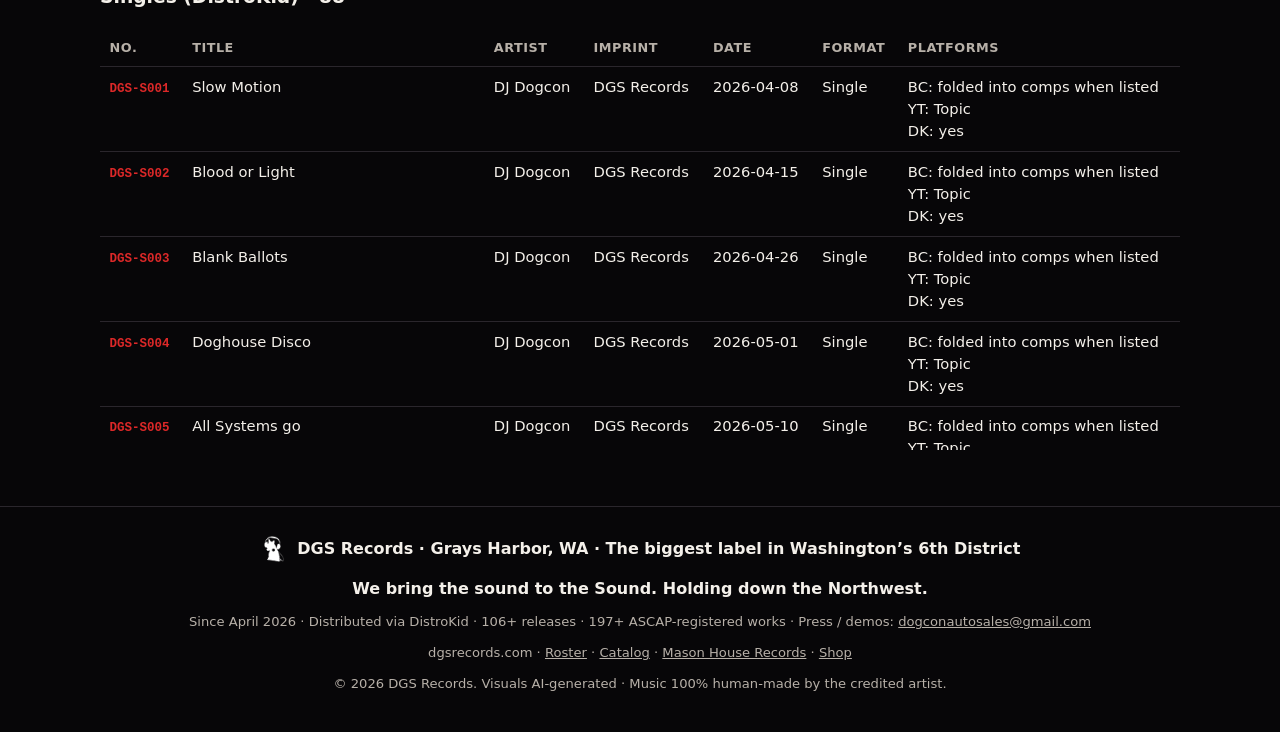
<file: catalog.html>
<!doctype html>
<html lang="en">
<head>
<meta charset="utf-8">
<meta name="viewport" content="width=device-width,initial-scale=1">
<title>Catalog · DGS Records / Mason House</title>
<meta name="description" content="DGS-xxx and MHR-xxx catalog numbers. Distributed via DistroKid.">
<link rel="canonical" href="https://dgsrecords.com/catalog.html">
<link rel="stylesheet" href="style.css">
</head>
<body>
<header class="top">
  <a class="brand" href="index.html#top"><img src="assets/brand/dog_mark.png" width="36" height="40" alt="">DGS RECORDS</a>
  <nav aria-label="Primary">
    <a href="roster.html">Roster</a>
    <a href="index.html#catalog" class="active">Catalog</a>
    <a href="mason-house.html">Mason House</a>
    <a href="index.html#upcoming">Upcoming</a>
    <a href="index.html#sign">Sign with DGS</a>
    <a href="index.html#merch">Merch</a>
  </nav>
</header>

<main id="main">
<section>
  <p class="about-bar"><strong>DGS Records · Mason House Records</strong> · 106+ releases · 197+ ASCAP-registered works · Distributed via DistroKid</p>
  <h2 class="presence">Catalog</h2>
  <p class="sub-big">Parent label DGS-xxx · imprint MHR-xxx. Inventory 2026-11-02 PT.</p>
  <h3>Packages</h3>
  <div style="overflow:auto"><table class="cat-table">
  <thead><tr><th>No.</th><th>Title</th><th>Artist</th><th>Imprint</th><th>Date</th><th>Format</th><th>Platforms</th></tr></thead>
  <tbody>
<tr><td><code>DGS-001</code></td><td>The Payback</td><td>DJ Dogcon</td><td>DGS Records</td><td>2026-10-10</td><td>Album / Vinyl</td><td>BC: partial<br>YT: yes + Topic<br>DK: yes</td></tr>
<tr><td><code>DGS-002</code></td><td>THE INFLUENCE</td><td>DJ Dogcon</td><td>DGS Records</td><td>2026-10-28</td><td>Album</td><td>BC: kit ready<br>YT: yes (premiere)<br>DK: yes (single UPC 700486074754)</td></tr>
<tr><td><code>DGS-003</code></td><td><a href="releases/holestomp.html">Holestomp (debut album)</a></td><td><a href="artists/holestomp.html">Holestomp</a></td><td>DGS Records</td><td>2026-12-04</td><td>Album</td><td>BC: same-day planned<br>YT: same-day planned<br>DK: submit ~11/5 w/ 12/4 date</td></tr>
<tr><td><code>DGS-004</code></td><td><a href="releases/the-ledger.html">The Ledger</a></td><td><a href="artists/dj-dogcon.html">DJ Dogcon</a></td><td>DGS Records</td><td>2026-11-13</td><td>EP</td><td>BC: pre-order 11/13<br>YT: yes<br>DK: submitted 10/18</td></tr>
<tr><td><code>DGS-005</code></td><td>THE FEDERAL WAY</td><td>DJ Dogcon</td><td>DGS Records</td><td>2026-12-18</td><td>Album / Comp</td><td>BC: kit ready<br>YT: partial<br>DK: many tracks already DK singles</td></tr>
<tr><td><code>DGS-006</code></td><td>THE 6TH DISTRICT</td><td>DJ Dogcon</td><td>DGS Records</td><td>2026-12-25</td><td>Album / Comp</td><td>BC: kit ready<br>YT: partial<br>DK: many tracks already DK singles</td></tr>
<tr><td><code>DGS-007</code></td><td>MAGA COUNTRY</td><td>DJ Dogcon</td><td>DGS Records</td><td>2027-01-08</td><td>EP</td><td>BC: kit ready<br>YT: partial<br>DK: partial</td></tr>
<tr><td><code>DGS-008</code></td><td>The 6th District B-Sides</td><td>DJ Dogcon</td><td>DGS Records</td><td>2027-01-15</td><td>Album / Comp</td><td>BC: kit ready<br>YT: partial<br>DK: partial</td></tr>
<tr><td><code>MHR-001</code></td><td>DJ Dogcon Live Sets Vol. 1</td><td>DJ Dogcon</td><td>Mason House Records</td><td>2026-10-27</td><td>Live Album / Vinyl</td><td>BC: no<br>YT: partial<br>DK: tracks on DK</td></tr>
<tr><td><code>MHR-002</code></td><td>DJ Trailer Bot, Part 1</td><td>DJ Dogcon</td><td>Mason House Records</td><td>2026-11-20</td><td>LP</td><td>BC: planned<br>YT: planned<br>DK: target 11/20</td></tr>
<tr><td><code>MHR-003</code></td><td>DJ Trailer Bot, Part 2</td><td>DJ Dogcon</td><td>Mason House Records</td><td>2026-11-20</td><td>LP</td><td>BC: planned<br>YT: planned<br>DK: target 11/20</td></tr>
<tr><td><code>MHR-004</code></td><td>Dj Dogcon Radio, Vol. 1</td><td>DJ Dogcon</td><td>Mason House Records</td><td>2027-01-01</td><td>Album / Comp</td><td>BC: kit ready<br>YT: playlist<br>DK: partial</td></tr>
<tr><td><code>MHR-005</code></td><td>Northwest Techno Live 10-30</td><td>DJ Dogcon</td><td>Mason House Records</td><td>2026-10-30</td><td>Live / Master</td><td>BC: no<br>YT: partial<br>DK: no</td></tr>
  </tbody></table></div>
  <h3 style="margin-top:2rem">Singles (DistroKid) · 88</h3>
  <div style="overflow:auto;max-height:420px"><table class="cat-table">
  <thead><tr><th>No.</th><th>Title</th><th>Artist</th><th>Imprint</th><th>Date</th><th>Format</th><th>Platforms</th></tr></thead>
  <tbody>
<tr><td><code>DGS-S001</code></td><td>Slow Motion</td><td>DJ Dogcon</td><td>DGS Records</td><td>2026-04-08</td><td>Single</td><td>BC: folded into comps when listed<br>YT: Topic<br>DK: yes</td></tr>
<tr><td><code>DGS-S002</code></td><td>Blood or Light</td><td>DJ Dogcon</td><td>DGS Records</td><td>2026-04-15</td><td>Single</td><td>BC: folded into comps when listed<br>YT: Topic<br>DK: yes</td></tr>
<tr><td><code>DGS-S003</code></td><td>Blank Ballots</td><td>DJ Dogcon</td><td>DGS Records</td><td>2026-04-26</td><td>Single</td><td>BC: folded into comps when listed<br>YT: Topic<br>DK: yes</td></tr>
<tr><td><code>DGS-S004</code></td><td>Doghouse Disco</td><td>DJ Dogcon</td><td>DGS Records</td><td>2026-05-01</td><td>Single</td><td>BC: folded into comps when listed<br>YT: Topic<br>DK: yes</td></tr>
<tr><td><code>DGS-S005</code></td><td>All Systems go</td><td>DJ Dogcon</td><td>DGS Records</td><td>2026-05-10</td><td>Single</td><td>BC: folded into comps when listed<br>YT: Topic<br>DK: yes</td></tr>
<tr><td><code>DGS-S006</code></td><td>Blackout</td><td>DJ Dogcon</td><td>DGS Records</td><td>2026-05-10</td><td>Single</td><td>BC: folded into comps when listed<br>YT: Topic<br>DK: yes</td></tr>
<tr><td><code>DGS-S007</code></td><td>Detonation</td><td>DJ Dogcon</td><td>DGS Records</td><td>2026-05-10</td><td>Single</td><td>BC: folded into comps when listed<br>YT: Topic<br>DK: yes</td></tr>
<tr><td><code>DGS-S008</code></td><td>Red Spiral</td><td>DJ Dogcon</td><td>DGS Records</td><td>2026-05-10</td><td>Single</td><td>BC: folded into comps when listed<br>YT: Topic<br>DK: yes</td></tr>
<tr><td><code>DGS-S009</code></td><td>Stand Up</td><td>DJ Dogcon</td><td>DGS Records</td><td>2026-05-10</td><td>Single</td><td>BC: folded into comps when listed<br>YT: Topic<br>DK: yes</td></tr>
<tr><td><code>DGS-S010</code></td><td>Suave Rico</td><td>DJ Dogcon</td><td>DGS Records</td><td>2026-05-10</td><td>Single</td><td>BC: folded into comps when listed<br>YT: Topic<br>DK: yes</td></tr>
<tr><td><code>DGS-S011</code></td><td>The Genius</td><td>DJ Dogcon</td><td>DGS Records</td><td>2026-05-10</td><td>Single</td><td>BC: folded into comps when listed<br>YT: Topic<br>DK: yes</td></tr>
<tr><td><code>DGS-S012</code></td><td>The Harbor</td><td>DJ Dogcon</td><td>DGS Records</td><td>2026-05-10</td><td>Single</td><td>BC: folded into comps when listed<br>YT: Topic<br>DK: yes</td></tr>
<tr><td><code>DGS-S013</code></td><td>After The Storm</td><td>DJ Dogcon</td><td>DGS Records</td><td>2026-05-11</td><td>Single</td><td>BC: folded into comps when listed<br>YT: Topic<br>DK: yes</td></tr>
<tr><td><code>DGS-S014</code></td><td>April Showers</td><td>DJ Dogcon</td><td>DGS Records</td><td>2026-05-11</td><td>Single</td><td>BC: folded into comps when listed<br>YT: Topic<br>DK: yes</td></tr>
<tr><td><code>DGS-S015</code></td><td>As The World Turns</td><td>DJ Dogcon</td><td>DGS Records</td><td>2026-05-11</td><td>Single</td><td>BC: folded into comps when listed<br>YT: Topic<br>DK: yes</td></tr>
<tr><td><code>DGS-S016</code></td><td>Back to the creek</td><td>DJ Dogcon</td><td>DGS Records</td><td>2026-05-11</td><td>Single</td><td>BC: folded into comps when listed<br>YT: Topic<br>DK: yes</td></tr>
<tr><td><code>DGS-S017</code></td><td>Boom Hammer</td><td>DJ Dogcon</td><td>DGS Records</td><td>2026-05-11</td><td>Single</td><td>BC: folded into comps when listed<br>YT: Topic<br>DK: yes</td></tr>
<tr><td><code>DGS-S018</code></td><td>Carfull who you follow</td><td>DJ Dogcon</td><td>DGS Records</td><td>2026-05-11</td><td>Single</td><td>BC: folded into comps when listed<br>YT: Topic<br>DK: yes</td></tr>
<tr><td><code>DGS-S019</code></td><td>Checkmate</td><td>DJ Dogcon</td><td>DGS Records</td><td>2026-05-11</td><td>Single</td><td>BC: folded into comps when listed<br>YT: Topic<br>DK: yes</td></tr>
<tr><td><code>DGS-S020</code></td><td>Choked Out</td><td>DJ Dogcon</td><td>DGS Records</td><td>2026-05-11</td><td>Single</td><td>BC: folded into comps when listed<br>YT: Topic<br>DK: yes</td></tr>
<tr><td><code>DGS-S021</code></td><td>Devils Blue Pills</td><td>DJ Dogcon</td><td>DGS Records</td><td>2026-05-11</td><td>Single</td><td>BC: folded into comps when listed<br>YT: Topic<br>DK: yes</td></tr>
<tr><td><code>DGS-S022</code></td><td>Fannie And Freddie in your backdoor</td><td>DJ Dogcon</td><td>DGS Records</td><td>2026-05-11</td><td>Single</td><td>BC: folded into comps when listed<br>YT: Topic<br>DK: yes</td></tr>
<tr><td><code>DGS-S023</code></td><td>Fisa Is the start</td><td>DJ Dogcon</td><td>DGS Records</td><td>2026-05-11</td><td>Single</td><td>BC: folded into comps when listed<br>YT: Topic<br>DK: yes</td></tr>
<tr><td><code>DGS-S024</code></td><td>Free Beer at the Parade</td><td>DJ Dogcon</td><td>DGS Records</td><td>2026-05-11</td><td>Single</td><td>BC: folded into comps when listed<br>YT: Topic<br>DK: yes</td></tr>
<tr><td><code>DGS-S025</code></td><td>Freedom Rider</td><td>DJ Dogcon</td><td>DGS Records</td><td>2026-05-11</td><td>Single</td><td>BC: folded into comps when listed<br>YT: Topic<br>DK: yes</td></tr>
<tr><td><code>DGS-S026</code></td><td>freestyle shot out to the 6th district</td><td>DJ Dogcon</td><td>DGS Records</td><td>2026-05-11</td><td>Single</td><td>BC: folded into comps when listed<br>YT: Topic<br>DK: yes</td></tr>
<tr><td><code>DGS-S027</code></td><td>Funk weapons</td><td>DJ Dogcon</td><td>DGS Records</td><td>2026-05-11</td><td>Single</td><td>BC: folded into comps when listed<br>YT: Topic<br>DK: yes</td></tr>
<tr><td><code>DGS-S028</code></td><td>going Global</td><td>DJ Dogcon</td><td>DGS Records</td><td>2026-05-11</td><td>Single</td><td>BC: folded into comps when listed<br>YT: Topic<br>DK: yes</td></tr>
<tr><td><code>DGS-S029</code></td><td>Grasshopper</td><td>DJ Dogcon</td><td>DGS Records</td><td>2026-05-11</td><td>Single</td><td>BC: folded into comps when listed<br>YT: Topic<br>DK: yes</td></tr>
<tr><td><code>DGS-S030</code></td><td>Information warfare</td><td>DJ Dogcon</td><td>DGS Records</td><td>2026-05-11</td><td>Single</td><td>BC: folded into comps when listed<br>YT: Topic<br>DK: yes</td></tr>
<tr><td><code>DGS-S031</code></td><td>J20 17</td><td>DJ Dogcon</td><td>DGS Records</td><td>2026-05-11</td><td>Single</td><td>BC: folded into comps when listed<br>YT: Topic<br>DK: yes</td></tr>
<tr><td><code>DGS-S032</code></td><td>MAGA RIDE</td><td>DJ Dogcon</td><td>DGS Records</td><td>2026-05-11</td><td>Single</td><td>BC: folded into comps when listed<br>YT: Topic<br>DK: yes</td></tr>
<tr><td><code>DGS-S033</code></td><td>May Day</td><td>DJ Dogcon</td><td>DGS Records</td><td>2026-05-11</td><td>Single</td><td>BC: folded into comps when listed<br>YT: Topic<br>DK: yes</td></tr>
<tr><td><code>DGS-S034</code></td><td>Northwest Rain</td><td>DJ Dogcon</td><td>DGS Records</td><td>2026-05-11</td><td>Single</td><td>BC: folded into comps when listed<br>YT: Topic<br>DK: yes</td></tr>
<tr><td><code>DGS-S035</code></td><td>Out Foxed</td><td>DJ Dogcon</td><td>DGS Records</td><td>2026-05-11</td><td>Single</td><td>BC: folded into comps when listed<br>YT: Topic<br>DK: yes</td></tr>
<tr><td><code>DGS-S036</code></td><td>propiCONda</td><td>DJ Dogcon</td><td>DGS Records</td><td>2026-05-11</td><td>Single</td><td>BC: folded into comps when listed<br>YT: Topic<br>DK: yes</td></tr>
<tr><td><code>DGS-S037</code></td><td>Silent War</td><td>DJ Dogcon</td><td>DGS Records</td><td>2026-05-11</td><td>Single</td><td>BC: folded into comps when listed<br>YT: Topic<br>DK: yes</td></tr>
<tr><td><code>DGS-S038</code></td><td>Sunlight Kills</td><td>DJ Dogcon</td><td>DGS Records</td><td>2026-05-11</td><td>Single</td><td>BC: folded into comps when listed<br>YT: Topic<br>DK: yes</td></tr>
<tr><td><code>DGS-S039</code></td><td>The Dj Saved The Day</td><td>DJ Dogcon</td><td>DGS Records</td><td>2026-05-11</td><td>Single</td><td>BC: folded into comps when listed<br>YT: Topic<br>DK: yes</td></tr>
<tr><td><code>DGS-S040</code></td><td>The Natural</td><td>DJ Dogcon</td><td>DGS Records</td><td>2026-05-11</td><td>Single</td><td>BC: folded into comps when listed<br>YT: Topic<br>DK: yes</td></tr>
<tr><td><code>DGS-S041</code></td><td>The Presidents Man</td><td>DJ Dogcon</td><td>DGS Records</td><td>2026-05-11</td><td>Single</td><td>BC: folded into comps when listed<br>YT: Topic<br>DK: yes</td></tr>
<tr><td><code>DGS-S042</code></td><td>Traction</td><td>DJ Dogcon</td><td>DGS Records</td><td>2026-05-11</td><td>Single</td><td>BC: folded into comps when listed<br>YT: Topic<br>DK: yes</td></tr>
<tr><td><code>DGS-S043</code></td><td>walls closing in</td><td>DJ Dogcon</td><td>DGS Records</td><td>2026-05-11</td><td>Single</td><td>BC: folded into comps when listed<br>YT: Topic<br>DK: yes</td></tr>
<tr><td><code>DGS-S044</code></td><td>Fate</td><td>DJ Dogcon</td><td>DGS Records</td><td>2026-05-12</td><td>Single</td><td>BC: folded into comps when listed<br>YT: Topic<br>DK: yes</td></tr>
<tr><td><code>DGS-S045</code></td><td>GAS</td><td>DJ Dogcon</td><td>DGS Records</td><td>2026-05-12</td><td>Single</td><td>BC: folded into comps when listed<br>YT: Topic<br>DK: yes</td></tr>
<tr><td><code>DGS-S046</code></td><td>Maga or what?</td><td>DJ Dogcon</td><td>DGS Records</td><td>2026-05-12</td><td>Single</td><td>BC: folded into comps when listed<br>YT: Topic<br>DK: yes</td></tr>
<tr><td><code>DGS-S047</code></td><td>Attacks will Intensify</td><td>DJ Dogcon</td><td>DGS Records</td><td>2026-05-14</td><td>Single</td><td>BC: folded into comps when listed<br>YT: Topic<br>DK: yes</td></tr>
<tr><td><code>DGS-S048</code></td><td>Heroes</td><td>DJ Dogcon</td><td>DGS Records</td><td>2026-05-16</td><td>Single</td><td>BC: folded into comps when listed<br>YT: Topic<br>DK: yes</td></tr>
<tr><td><code>DGS-S049</code></td><td>If I May</td><td>DJ Dogcon</td><td>DGS Records</td><td>2026-05-16</td><td>Single</td><td>BC: folded into comps when listed<br>YT: Topic<br>DK: yes</td></tr>
<tr><td><code>DGS-S050</code></td><td>Operation Red Wave</td><td>DJ Dogcon</td><td>DGS Records</td><td>2026-05-16</td><td>Single</td><td>BC: folded into comps when listed<br>YT: Topic<br>DK: yes</td></tr>
<tr><td><code>DGS-S051</code></td><td>The Clock Is Running Out</td><td>DJ Dogcon</td><td>DGS Records</td><td>2026-05-16</td><td>Single</td><td>BC: folded into comps when listed<br>YT: Topic<br>DK: yes</td></tr>
<tr><td><code>DGS-S052</code></td><td>Higher Funktion</td><td>DJ Dogcon</td><td>DGS Records</td><td>2026-05-17</td><td>Single</td><td>BC: folded into comps when listed<br>YT: Topic<br>DK: yes</td></tr>
<tr><td><code>DGS-S053</code></td><td>Heat Map</td><td>DJ Dogcon</td><td>DGS Records</td><td>2026-05-18</td><td>Single</td><td>BC: folded into comps when listed<br>YT: Topic<br>DK: yes</td></tr>
<tr><td><code>DGS-S054</code></td><td>Ac 130 Gunship</td><td>DJ Dogcon</td><td>DGS Records</td><td>2026-05-19</td><td>Single</td><td>BC: folded into comps when listed<br>YT: Topic<br>DK: yes</td></tr>
<tr><td><code>DGS-S055</code></td><td>Flood The Foundation</td><td>DJ Dogcon</td><td>DGS Records</td><td>2026-05-20</td><td>Single</td><td>BC: folded into comps when listed<br>YT: Topic<br>DK: yes</td></tr>
<tr><td><code>DGS-S056</code></td><td>Dont Go Alone</td><td>DJ Dogcon</td><td>DGS Records</td><td>2026-05-22</td><td>Single</td><td>BC: folded into comps when listed<br>YT: Topic<br>DK: yes</td></tr>
<tr><td><code>DGS-S057</code></td><td>CONvermectin</td><td>DJ Dogcon</td><td>DGS Records</td><td>2026-05-24</td><td>Single</td><td>BC: folded into comps when listed<br>YT: Topic<br>DK: yes</td></tr>
<tr><td><code>DGS-S058</code></td><td>A Day To Remember</td><td>DJ Dogcon</td><td>DGS Records</td><td>2026-05-25</td><td>Single</td><td>BC: folded into comps when listed<br>YT: Topic<br>DK: yes</td></tr>
<tr><td><code>DGS-S059</code></td><td>IN/SUR/GENT</td><td>DJ Dogcon</td><td>DGS Records</td><td>2026-06-05</td><td>Single</td><td>BC: folded into comps when listed<br>YT: Topic<br>DK: yes</td></tr>
<tr><td><code>DGS-S060</code></td><td>strike package 11.3 (DECLASS)</td><td>DJ Dogcon</td><td>DGS Records</td><td>2026-06-06</td><td>Single</td><td>BC: folded into comps when listed<br>YT: Topic<br>DK: yes</td></tr>
<tr><td><code>DGS-S061</code></td><td>JUGGERNAUT</td><td>DJ Dogcon</td><td>DGS Records</td><td>2026-06-09</td><td>Single</td><td>BC: folded into comps when listed<br>YT: Topic<br>DK: yes</td></tr>
<tr><td><code>DGS-S062</code></td><td>sessions, Vol. 2</td><td>DJ Dogcon</td><td>DGS Records</td><td>2026-06-09</td><td>Single</td><td>BC: folded into comps when listed<br>YT: Topic<br>DK: yes</td></tr>
<tr><td><code>DGS-S063</code></td><td>Q and A</td><td>DJ Dogcon</td><td>DGS Records</td><td>2026-06-10</td><td>Single</td><td>BC: folded into comps when listed<br>YT: Topic<br>DK: yes</td></tr>
<tr><td><code>DGS-S064</code></td><td>Forged</td><td>DJ Dogcon</td><td>DGS Records</td><td>2026-06-12</td><td>Single</td><td>BC: folded into comps when listed<br>YT: Topic<br>DK: yes</td></tr>
<tr><td><code>DGS-S065</code></td><td>The Calm</td><td>DJ Dogcon</td><td>DGS Records</td><td>2026-06-12</td><td>Single</td><td>BC: folded into comps when listed<br>YT: Topic<br>DK: yes</td></tr>
<tr><td><code>DGS-S066</code></td><td>All assets deployed</td><td>DJ Dogcon</td><td>DGS Records</td><td>2026-06-18</td><td>Single</td><td>BC: folded into comps when listed<br>YT: Topic<br>DK: yes</td></tr>
<tr><td><code>DGS-S067</code></td><td>Sessions Part 3</td><td>DJ Dogcon</td><td>DGS Records</td><td>2026-06-18</td><td>Single</td><td>BC: folded into comps when listed<br>YT: Topic<br>DK: yes</td></tr>
<tr><td><code>DGS-S068</code></td><td>Through The 6</td><td>DJ Dogcon</td><td>DGS Records</td><td>2026-06-19</td><td>Single</td><td>BC: folded into comps when listed<br>YT: Topic<br>DK: yes</td></tr>
<tr><td><code>DGS-S069</code></td><td>Welcome to the 6th</td><td>DJ Dogcon</td><td>DGS Records</td><td>2026-06-20</td><td>Single</td><td>BC: folded into comps when listed<br>YT: Topic<br>DK: yes</td></tr>
<tr><td><code>DGS-S070</code></td><td>House Of Cards</td><td>DJ Dogcon</td><td>DGS Records</td><td>2026-06-21</td><td>Single</td><td>BC: folded into comps when listed<br>YT: Topic<br>DK: yes</td></tr>
<tr><td><code>DGS-S071</code></td><td>Table scraps</td><td>DJ Dogcon</td><td>DGS Records</td><td>2026-06-22</td><td>Single</td><td>BC: folded into comps when listed<br>YT: Topic<br>DK: yes</td></tr>
<tr><td><code>DGS-S072</code></td><td>10 days To Freedom</td><td>DJ Dogcon</td><td>DGS Records</td><td>2026-06-24</td><td>Single</td><td>BC: folded into comps when listed<br>YT: Topic<br>DK: yes</td></tr>
<tr><td><code>DGS-S073</code></td><td>Live at The Lake</td><td>DJ Dogcon</td><td>DGS Records</td><td>2026-06-24</td><td>Single</td><td>BC: folded into comps when listed<br>YT: Topic<br>DK: yes</td></tr>
<tr><td><code>DGS-S074</code></td><td>Plastic Ocean</td><td>DJ Dogcon</td><td>DGS Records</td><td>2026-06-24</td><td>Single</td><td>BC: folded into comps when listed<br>YT: Topic<br>DK: yes</td></tr>
<tr><td><code>DGS-S075</code></td><td>CON SIN TRAITS (PLUSULTRA)</td><td>DJ Dogcon</td><td>DGS Records</td><td>2026-06-26</td><td>Single</td><td>BC: folded into comps when listed<br>YT: Topic<br>DK: yes</td></tr>
<tr><td><code>DGS-S076</code></td><td>Lawsonforwashington.com</td><td>DJ Dogcon</td><td>DGS Records</td><td>2026-06-27</td><td>Single</td><td>BC: folded into comps when listed<br>YT: Topic<br>DK: yes</td></tr>
<tr><td><code>DGS-S077</code></td><td>Stages</td><td>DJ Dogcon</td><td>DGS Records</td><td>2026-06-27</td><td>Single</td><td>BC: folded into comps when listed<br>YT: Topic<br>DK: yes</td></tr>
<tr><td><code>DGS-S078</code></td><td>Overdrive</td><td>DJ Dogcon</td><td>DGS Records</td><td>2026-06-28</td><td>Single</td><td>BC: folded into comps when listed<br>YT: Topic<br>DK: yes</td></tr>
<tr><td><code>DGS-S079</code></td><td>Murpheys executor</td><td>DJ Dogcon</td><td>DGS Records</td><td>2026-06-30</td><td>Single</td><td>BC: folded into comps when listed<br>YT: Topic<br>DK: yes</td></tr>
<tr><td><code>DGS-S080</code></td><td>Primary Resistance</td><td>DJ Dogcon</td><td>DGS Records</td><td>2026-07-02</td><td>Single</td><td>BC: folded into comps when listed<br>YT: Topic<br>DK: yes</td></tr>
<tr><td><code>DGS-S081</code></td><td>HEAVY LIFTING</td><td>DJ Dogcon</td><td>DGS Records</td><td>2026-07-04</td><td>Single</td><td>BC: folded into comps when listed<br>YT: Topic<br>DK: yes</td></tr>
<tr><td><code>DGS-S082</code></td><td>Transmission</td><td>DJ Dogcon</td><td>DGS Records</td><td>2026-07-06</td><td>Single</td><td>BC: folded into comps when listed<br>YT: Topic<br>DK: yes</td></tr>
<tr><td><code>DGS-S083</code></td><td>Sessions, Vol. 4</td><td>DJ Dogcon</td><td>DGS Records</td><td>2026-07-07</td><td>Single</td><td>BC: folded into comps when listed<br>YT: Topic<br>DK: yes</td></tr>
<tr><td><code>DGS-S084</code></td><td>Fabian Fade</td><td>DJ Dogcon</td><td>DGS Records</td><td>2026-07-10</td><td>Single</td><td>BC: folded into comps when listed<br>YT: Topic<br>DK: yes</td></tr>
<tr><td><code>DGS-S085</code></td><td>Mind The Gap</td><td>DJ Dogcon</td><td>DGS Records</td><td>2026-07-13</td><td>Single</td><td>BC: folded into comps when listed<br>YT: Topic<br>DK: yes</td></tr>
<tr><td><code>DGS-S086</code></td><td>See Of Truth</td><td>DJ Dogcon</td><td>DGS Records</td><td>2026-09-10</td><td>Single</td><td>BC: folded into comps when listed<br>YT: Topic<br>DK: yes</td></tr>
<tr><td><code>DGS-S087</code></td><td>Slaughter House Lights The payback</td><td>DJ Dogcon</td><td>DGS Records</td><td>2026-09-10</td><td>Single</td><td>BC: folded into comps when listed<br>YT: Topic<br>DK: yes</td></tr>
<tr><td><code>DGS-S088</code></td><td>CONnections</td><td>DJ Dogcon</td><td>DGS Records</td><td>2026-09-14</td><td>Single</td><td>BC: folded into comps when listed<br>YT: Topic<br>DK: yes</td></tr>
  </tbody></table></div>
</section>
</main>
<footer>
  <div class="foot-inner">
    <div class="foot-brand"><img src="assets/brand/dog_mark.png" width="28" height="31" alt="">DGS Records · Grays Harbor, WA · The biggest label in Washington&rsquo;s 6th District</div>
    <p class="foot-slogan"><strong>We bring the sound to the Sound.</strong> <strong>Holding down the Northwest.</strong></p>
    <div class="tiny">Since April 2026 · Distributed via DistroKid · 106+ releases · 197+ ASCAP-registered works · Press / demos: <a href="mailto:dogconautosales@gmail.com">dogconautosales@gmail.com</a></div>
    <div class="tiny">dgsrecords.com · <a href="roster.html">Roster</a> · <a href="catalog.html">Catalog</a> · <a href="mason-house.html">Mason House Records</a> · <a href="https://dj-dogcon-shop.fourthwall.com/collections/all" target="_blank" rel="noopener">Shop</a></div>
    <div class="tiny">© 2026 DGS Records. Visuals AI-generated · Music 100% human-made by the credited artist.</div>
  </div>
</footer>
<script>
(function(){
  var v=document.querySelector('.hero-video');
  var still=document.querySelector('.hero-still');
  if(!v){return;}
  var reduce=window.matchMedia&&window.matchMedia('(prefers-reduced-motion: reduce)').matches;
  if(reduce){v.removeAttribute('autoplay');v.pause();v.hidden=true;return;}
  function showVid(){v.style.opacity='1'; if(still) still.style.opacity='0';}
  v.style.opacity='0';
  v.style.transition='opacity .5s ease';
  if(still){still.style.transition='opacity .5s ease';}
  v.addEventListener('playing', showVid);
  v.addEventListener('error', function(){v.hidden=true;});
  var p=v.play(); if(p&&p.catch) p.catch(function(){});
})();
</script>
</body>
</html>
</file>
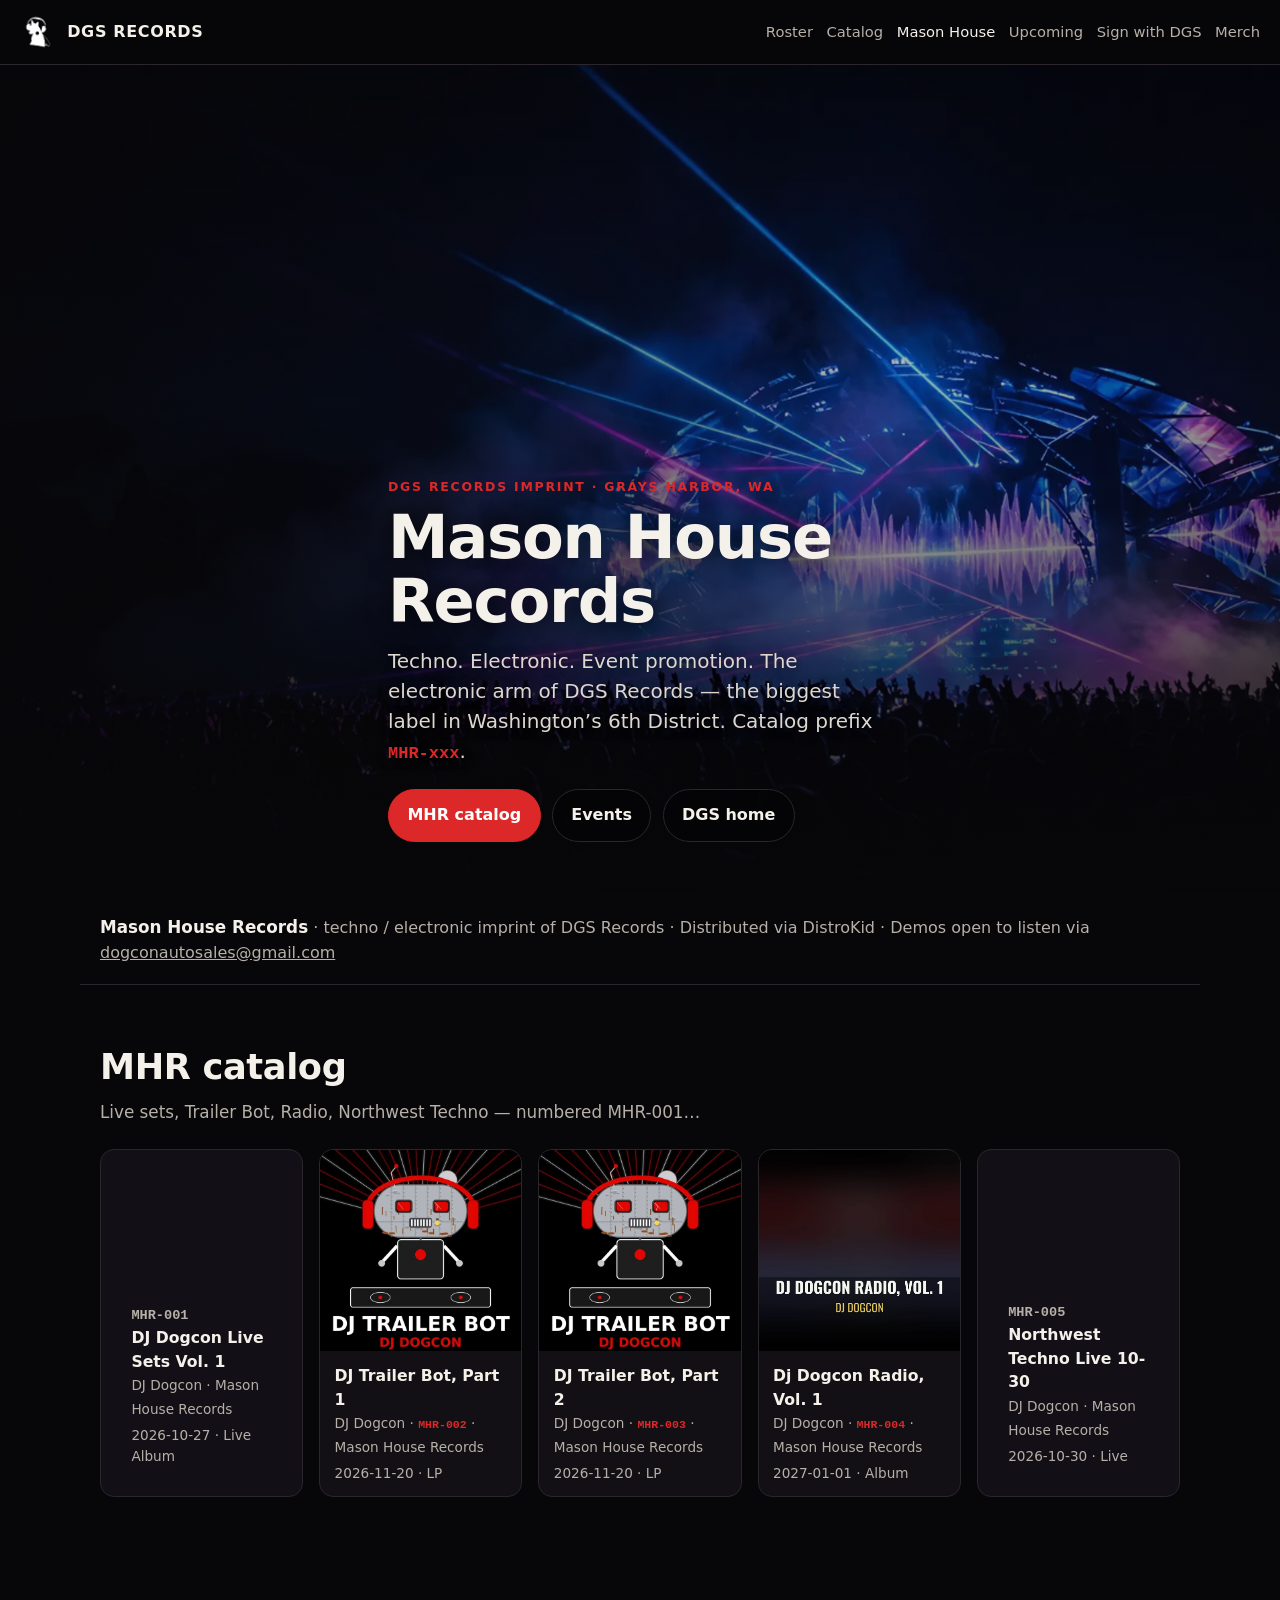
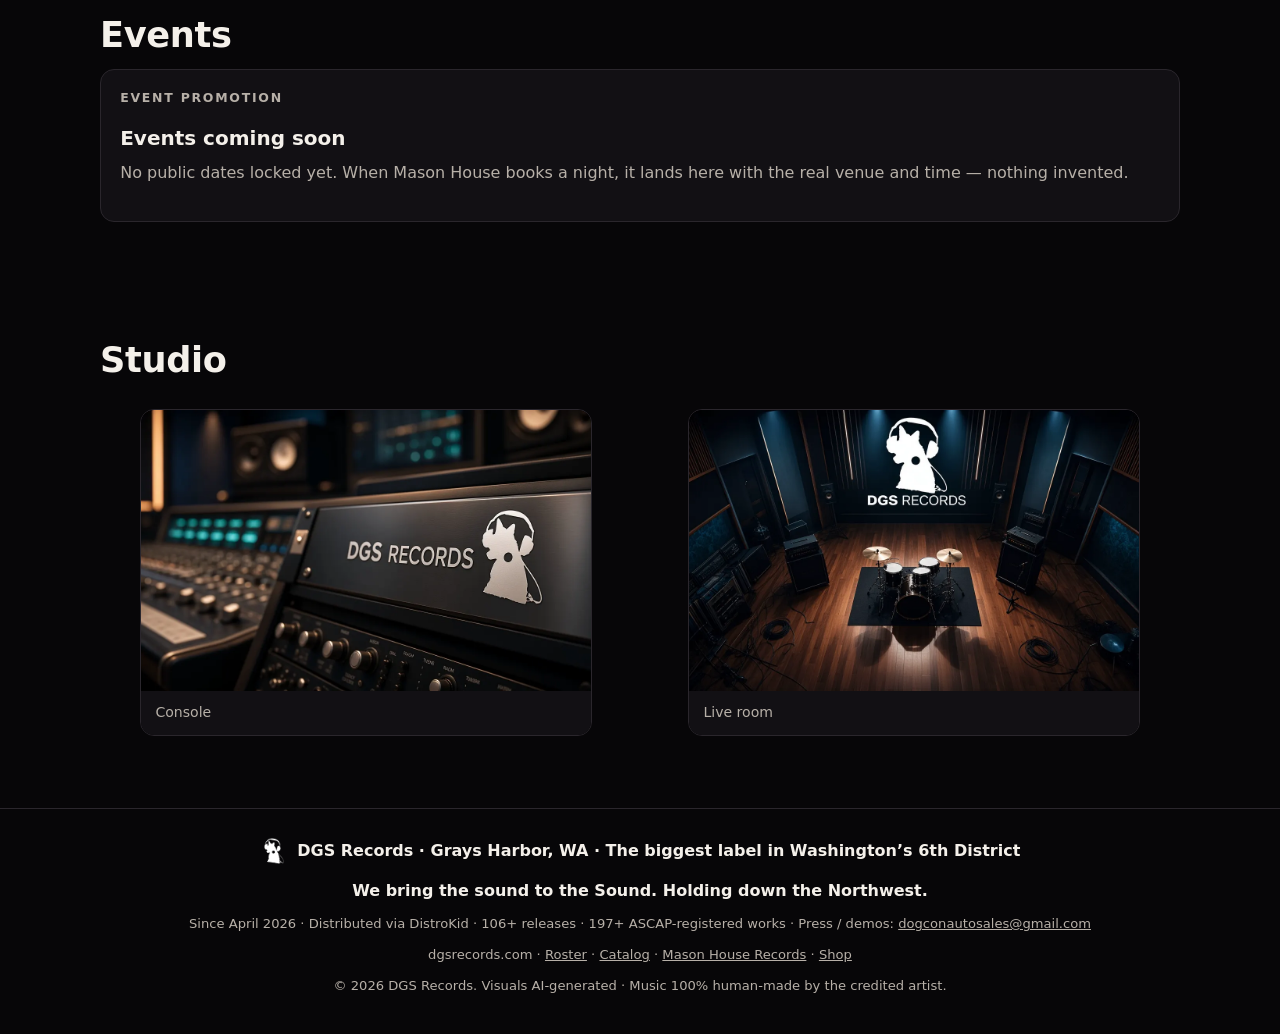
<file: mason-house.html>
<!doctype html>
<html lang="en">
<head>
<meta charset="utf-8">
<meta name="viewport" content="width=device-width,initial-scale=1">
<title>Mason House Records · DGS Imprint · Techno &amp; Electronic</title>
<meta name="description" content="Mason House Records — DGS Records imprint for Northwest techno, electronic music, and event promotion. Catalog MHR-xxx. Events coming soon.">
<link rel="canonical" href="https://dgsrecords.com/mason-house.html">
<meta name="theme-color" content="#070608">
<link rel="icon" type="image/png" href="assets/brand/favicon.png">
<link rel="stylesheet" href="style.css">
</head>
<body>
<a class="skip" href="#main">Skip to content</a>
<header class="top">
  <a class="brand" href="index.html#top"><img src="assets/brand/dog_mark.png" width="36" height="40" alt="">DGS RECORDS</a>
  <nav aria-label="Primary">
    <a href="roster.html">Roster</a>
    <a href="index.html#catalog">Catalog</a>
    <a href="mason-house.html" class="active">Mason House</a>
    <a href="index.html#upcoming">Upcoming</a>
    <a href="index.html#sign">Sign with DGS</a>
    <a href="index.html#merch">Merch</a>
  </nav>
</header>

<main id="main">
<section class="hero hero-studio" id="top" aria-label="Mason House">
  <div class="hero-media">
    <img class="hero-still" src="assets/studio/studio_06_live_room.webp" alt="Live room" width="1280" height="720" fetchpriority="high">
  </div>
  <div class="hero-shade"></div>
  <div class="hero-inner">
    <p class="kicker">DGS Records imprint · Grays Harbor, WA</p>
    <h1>Mason House Records</h1>
    <p class="lede">Techno. Electronic. Event promotion. The electronic arm of DGS Records — the biggest label in Washington&rsquo;s 6th District. Catalog prefix <code>MHR-xxx</code>.</p>
    <div class="btns">
      <a class="btn red" href="#mhr-catalog">MHR catalog</a>
      <a class="btn" href="#events">Events</a>
      <a class="btn" href="index.html">DGS home</a>
    </div>
  </div>
</section>
<p class="about-bar"><strong>Mason House Records</strong> · techno / electronic imprint of DGS Records · Distributed via DistroKid · Demos open to listen via <a href="mailto:dogconautosales@gmail.com?subject=Sign%20with%20DGS">dogconautosales@gmail.com</a></p>
<section id="mhr-catalog">
  <h2 class="presence">MHR catalog</h2>
  <p class="sub-big">Live sets, Trailer Bot, Radio, Northwest Techno — numbered MHR-001…</p>
  <div class="catalog-wall">
    <div class="release release-text">
      <div class="meta"><span class="cat-badge">MHR-001</span><strong>DJ Dogcon Live Sets Vol. 1</strong><span>DJ Dogcon · Mason House Records</span><span class="date">2026-10-27 · Live Album</span></div>
    </div>
    <a class="release" href="https://djdogcon.com/" target="_blank" rel="noopener">
      <img src="assets/releases/trailer_bot.webp" width="600" height="600" alt="DJ Trailer Bot, Part 1 cover" loading="lazy">
      <div class="meta"><strong>DJ Trailer Bot, Part 1</strong><span>DJ Dogcon · <code>MHR-002</code> · Mason House Records</span><span class="date">2026-11-20 · LP</span></div>
    </a>
    <a class="release" href="https://djdogcon.com/" target="_blank" rel="noopener">
      <img src="assets/releases/trailer_bot.webp" width="600" height="600" alt="DJ Trailer Bot, Part 2 cover" loading="lazy">
      <div class="meta"><strong>DJ Trailer Bot, Part 2</strong><span>DJ Dogcon · <code>MHR-003</code> · Mason House Records</span><span class="date">2026-11-20 · LP</span></div>
    </a>
    <a class="release" href="https://djdogcon.com/" target="_blank" rel="noopener">
      <img src="assets/releases/radio_vol1.webp" width="600" height="600" alt="Dj Dogcon Radio, Vol. 1 cover" loading="lazy">
      <div class="meta"><strong>Dj Dogcon Radio, Vol. 1</strong><span>DJ Dogcon · <code>MHR-004</code> · Mason House Records</span><span class="date">2027-01-01 · Album</span></div>
    </a>
    <div class="release release-text">
      <div class="meta"><span class="cat-badge">MHR-005</span><strong>Northwest Techno Live 10-30</strong><span>DJ Dogcon · Mason House Records</span><span class="date">2026-10-30 · Live</span></div>
    </div>
  </div>
</section>
<section id="events">
  <h2 class="presence">Events</h2>
  <div class="card">
    <p class="kicker">Event promotion</p>
    <h3>Events coming soon</h3>
    <p>No public dates locked yet. When Mason House books a night, it lands here with the real venue and time — nothing invented.</p>
  </div>
</section>
<section>
  <h2 class="presence">Studio</h2>
  <div class="grid studio-grid">
    <figure class="shot"><img src="assets/studio/studio_02_console.webp" width="1280" height="720" alt="Console" loading="lazy"><figcaption>Console</figcaption></figure>
    <figure class="shot"><img src="assets/studio/studio_06_live_room.webp" width="1280" height="720" alt="Live room" loading="lazy"><figcaption>Live room</figcaption></figure>
  </div>
</section>
</main>
<footer>
  <div class="foot-inner">
    <div class="foot-brand"><img src="assets/brand/dog_mark.png" width="28" height="31" alt="">DGS Records · Grays Harbor, WA · The biggest label in Washington&rsquo;s 6th District</div>
    <p class="foot-slogan"><strong>We bring the sound to the Sound.</strong> <strong>Holding down the Northwest.</strong></p>
    <div class="tiny">Since April 2026 · Distributed via DistroKid · 106+ releases · 197+ ASCAP-registered works · Press / demos: <a href="mailto:dogconautosales@gmail.com">dogconautosales@gmail.com</a></div>
    <div class="tiny">dgsrecords.com · <a href="roster.html">Roster</a> · <a href="catalog.html">Catalog</a> · <a href="mason-house.html">Mason House Records</a> · <a href="https://dj-dogcon-shop.fourthwall.com/collections/all" target="_blank" rel="noopener">Shop</a></div>
    <div class="tiny">© 2026 DGS Records. Visuals AI-generated · Music 100% human-made by the credited artist.</div>
  </div>
</footer>
<script>
(function(){
  var v=document.querySelector('.hero-video');
  var still=document.querySelector('.hero-still');
  if(!v){return;}
  var reduce=window.matchMedia&&window.matchMedia('(prefers-reduced-motion: reduce)').matches;
  if(reduce){v.removeAttribute('autoplay');v.pause();v.hidden=true;return;}
  function showVid(){v.style.opacity='1'; if(still) still.style.opacity='0';}
  v.style.opacity='0';
  v.style.transition='opacity .5s ease';
  if(still){still.style.transition='opacity .5s ease';}
  v.addEventListener('playing', showVid);
  v.addEventListener('error', function(){v.hidden=true;});
  var p=v.play(); if(p&&p.catch) p.catch(function(){});
})();
</script>
</body>
</html>
</file>
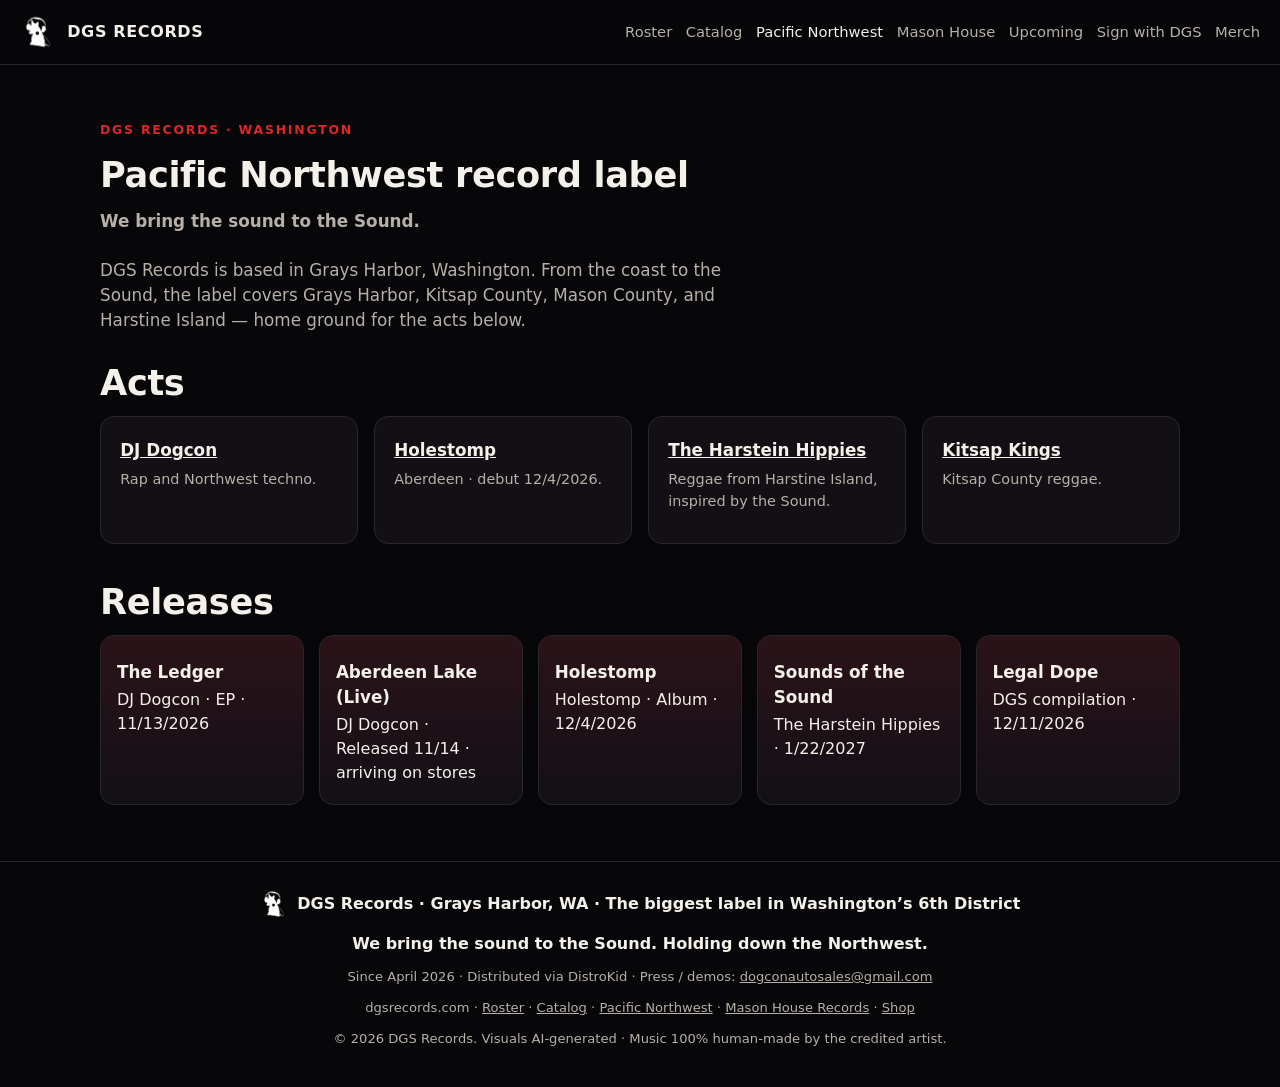
<file: pacific-northwest.html>
<!doctype html>
<html lang="en">
<head>
<meta charset="utf-8">
<meta name="viewport" content="width=device-width,initial-scale=1">
<title>Pacific Northwest record label · DGS Records</title>
<meta name="description" content="DGS Records — Pacific Northwest record label from Grays Harbor, covering Kitsap, Mason County, Harstine Island and the Sound. We bring the sound to the Sound.">
<link rel="canonical" href="https://dgsrecords.com/pacific-northwest.html">
<meta name="theme-color" content="#070608">
<link rel="icon" type="image/png" href="assets/brand/favicon.png">
<link rel="apple-touch-icon" href="assets/brand/apple-touch-icon.png">
<meta property="og:type" content="website">
<meta property="og:url" content="https://dgsrecords.com/pacific-northwest.html">
<meta property="og:title" content="Pacific Northwest record label · DGS Records">
<meta property="og:description" content="DGS Records — Pacific Northwest record label from Grays Harbor, covering Kitsap, Mason County, Harstine Island and the Sound. We bring the sound to the Sound.">
<meta property="og:image" content="https://dgsrecords.com/assets/stage/stage_03_pnw_skyline.webp">
<meta name="twitter:card" content="summary_large_image">
<meta name="twitter:title" content="Pacific Northwest record label · DGS Records">
<meta name="twitter:description" content="DGS Records — Pacific Northwest record label from Grays Harbor, covering Kitsap, Mason County, Harstine Island and the Sound. We bring the sound to the Sound.">
<meta name="twitter:image" content="https://dgsrecords.com/assets/stage/stage_03_pnw_skyline.webp">
<script type="application/ld+json">
{"@context": "https://schema.org", "@type": "WebPage", "name": "Pacific Northwest record label · DGS Records", "url": "https://dgsrecords.com/pacific-northwest.html", "description": "DGS Records is a Pacific Northwest record label based in Grays Harbor, Washington, covering Kitsap, Mason County, Harstine Island, and the Sound. We bring the sound to the Sound.", "isPartOf": {"@type": "WebSite", "name": "DGS Records", "url": "https://dgsrecords.com/"}, "about": {"@type": "RecordLabel", "name": "DGS Records", "url": "https://dgsrecords.com/"}}
</script>
<link rel="stylesheet" href="style.css">
</head>
<body>
<a class="skip" href="#main">Skip to content</a>
<header class="top">
  <a class="brand" href="index.html"><img src="assets/brand/dog_mark.png" width="36" height="40" alt="">DGS RECORDS</a>
  <nav aria-label="Primary">
    <a href="roster.html">Roster</a>
    <a href="index.html#catalog">Catalog</a>
    <a href="pacific-northwest.html" class="active">Pacific Northwest</a>
    <a href="mason-house.html">Mason House</a>
    <a href="index.html#upcoming">Upcoming</a>
    <a href="index.html#sign">Sign with DGS</a>
    <a href="index.html#merch">Merch</a>
  </nav>
</header>

<main id="main">
<section>
  <p class="kicker">DGS Records · Washington</p>
  <h1 class="presence">Pacific Northwest record label</h1>
  <p class="sub-big"><strong>We bring the sound to the Sound.</strong></p>
  <p class="sub-big">DGS Records is based in Grays Harbor, Washington. From the coast to the Sound, the label covers Grays Harbor, Kitsap County, Mason County, and Harstine Island — home ground for the acts below.</p>
  <h2 class="presence">Acts</h2>
  <div class="roster-grid">
    <article class="card roster-mini"><h3><a href="artists/dj-dogcon.html">DJ Dogcon</a></h3><p class="track">Rap and Northwest techno.</p></article>
    <article class="card roster-mini"><h3><a href="artists/holestomp.html">Holestomp</a></h3><p class="track">Aberdeen · debut 12/4/2026.</p></article>
    <article class="card roster-mini"><h3><a href="artists/the-harstein-hippies.html">The Harstein Hippies</a></h3><p class="track">Reggae from Harstine Island, inspired by the Sound.</p></article>
    <article class="card roster-mini"><h3><a href="artists/kitsap-kings.html">Kitsap Kings</a></h3><p class="track">Kitsap County reggae.</p></article>
  </div>
  <h2 class="presence" style="margin-top:2rem">Releases</h2>
  <div class="up-strip">
    <a class="up-card" href="releases/the-ledger.html" style="text-decoration:none;color:inherit"><strong>The Ledger</strong><span>DJ Dogcon · EP · 11/13/2026</span></a>
    <a class="up-card" href="https://distrokid.com/hyperfollow/djdogcon/aberdeen-lake-live" target="_blank" rel="noopener" style="text-decoration:none;color:inherit"><strong>Aberdeen Lake (Live)</strong><span>DJ Dogcon · Released 11/14 · arriving on stores</span></a>
    <a class="up-card" href="releases/holestomp.html" style="text-decoration:none;color:inherit"><strong>Holestomp</strong><span>Holestomp · Album · 12/4/2026</span></a>
    <a class="up-card" href="releases/sounds-of-the-sound.html" style="text-decoration:none;color:inherit"><strong>Sounds of the Sound</strong><span>The Harstein Hippies · 1/22/2027</span></a>
    <a class="up-card" href="releases/legal-dope.html" style="text-decoration:none;color:inherit"><strong>Legal Dope</strong><span>DGS compilation · 12/11/2026</span></a>
  </div>
</section>
</main>

<footer>
  <div class="foot-inner">
    <div class="foot-brand"><img src="assets/brand/dog_mark.png" width="28" height="31" alt="">DGS Records · Grays Harbor, WA · The biggest label in Washington&rsquo;s 6th District</div>
    <p class="foot-slogan"><strong>We bring the sound to the Sound.</strong> <strong>Holding down the Northwest.</strong></p>
    <div class="tiny">Since April 2026 · Distributed via DistroKid · Press / demos: <a href="mailto:dogconautosales@gmail.com">dogconautosales@gmail.com</a></div>
    <div class="tiny">dgsrecords.com · <a href="roster.html">Roster</a> · <a href="catalog.html">Catalog</a> · <a href="pacific-northwest.html">Pacific Northwest</a> · <a href="mason-house.html">Mason House Records</a> · <a href="https://dj-dogcon-shop.fourthwall.com/collections/all" target="_blank" rel="noopener">Shop</a></div>
    <div class="tiny">© 2026 DGS Records. Visuals AI-generated · Music 100% human-made by the credited artist.</div>
  </div>
</footer>
</body>
</html>
</file>
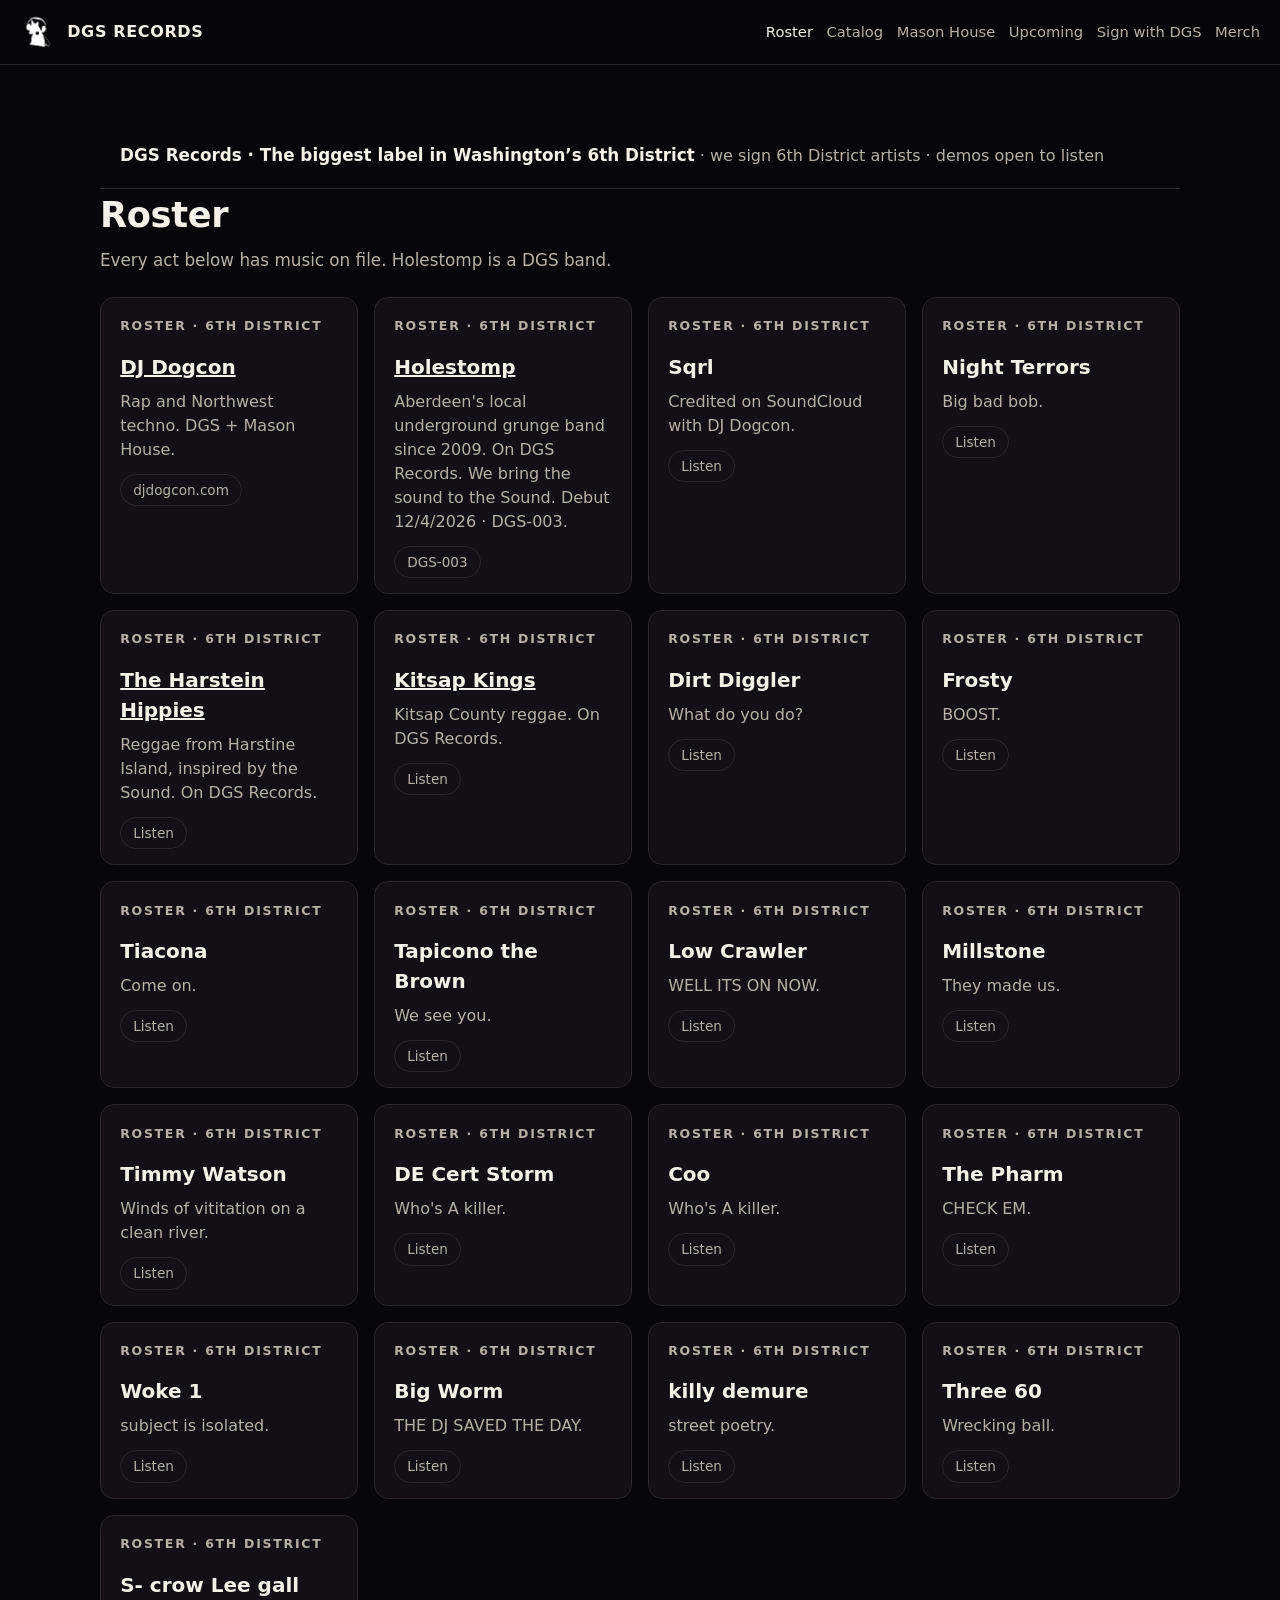
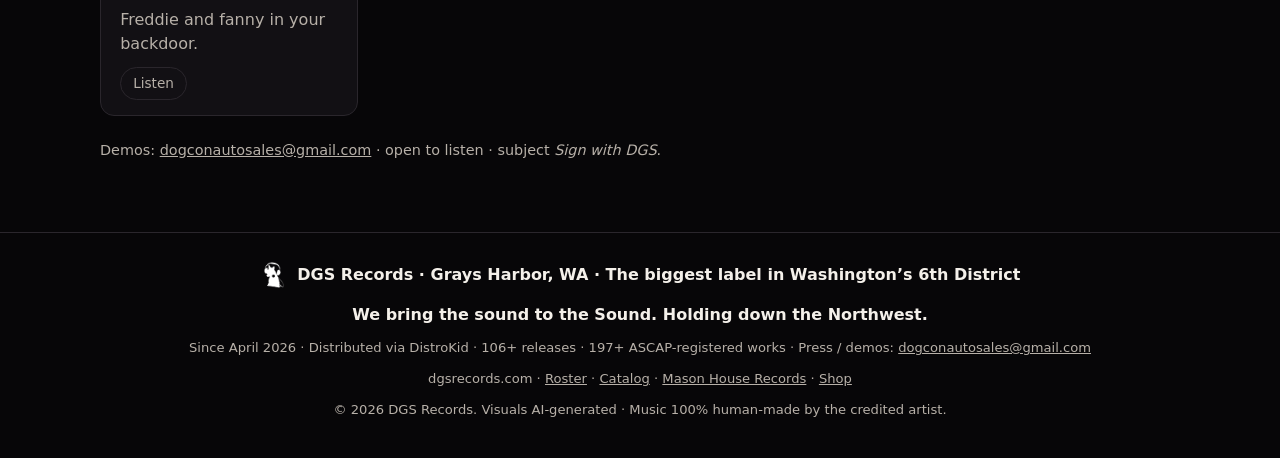
<file: roster.html>
<!doctype html>
<html lang="en">
<head>
<meta charset="utf-8">
<meta name="viewport" content="width=device-width,initial-scale=1">
<title>Roster · DGS Records · 6th District</title>
<meta name="description" content="DGS Records roster — 6th District artists only. DJ Dogcon, Holestomp, and credited acts.">
<link rel="canonical" href="https://dgsrecords.com/roster.html">
<link rel="stylesheet" href="style.css">
</head>
<body>
<header class="top">
  <a class="brand" href="index.html#top"><img src="assets/brand/dog_mark.png" width="36" height="40" alt="">DGS RECORDS</a>
  <nav aria-label="Primary">
    <a href="roster.html" class="active">Roster</a>
    <a href="index.html#catalog">Catalog</a>
    <a href="mason-house.html">Mason House</a>
    <a href="index.html#upcoming">Upcoming</a>
    <a href="index.html#sign">Sign with DGS</a>
    <a href="index.html#merch">Merch</a>
  </nav>
</header>

<main id="main">
<section>
  <p class="about-bar"><strong>DGS Records · The biggest label in Washington&rsquo;s 6th District</strong> · we sign 6th District artists · demos open to listen</p>
  <h2 class="presence">Roster</h2>
  <p class="sub-big">Every act below has music on file. Holestomp is a DGS band.</p>
  <div class="grid roster-grid">
    <article class="card roster-card">
      <p class="kicker">Roster · 6th District</p>
      <h3><a href="artists/dj-dogcon.html">DJ Dogcon</a></h3>
      <p>Rap and Northwest techno. DGS + Mason House.</p>
      <a class="chip" href="https://djdogcon.com/" target="_blank" rel="noopener">djdogcon.com</a>
    </article>
    <article class="card roster-card">
      <p class="kicker">Roster · 6th District</p>
      <h3><a href="artists/holestomp.html">Holestomp</a></h3>
      <p>Aberdeen's local underground grunge band since 2009. On DGS Records. We bring the sound to the Sound. Debut 12/4/2026 · DGS-003.</p>
      <a class="chip" href="releases/holestomp.html">DGS-003</a>
    </article>
    <article class="card roster-card">
      <p class="kicker">Roster · 6th District</p>
      <h3>Sqrl</h3>
      <p>Credited on SoundCloud with DJ Dogcon.</p>
      <a class="chip" href="https://soundcloud.com/dogconleon/aint-no-party-like-a-dogcon" target="_blank" rel="noopener">Listen</a>
    </article>
    <article class="card roster-card">
      <p class="kicker">Roster · 6th District</p>
      <h3>Night Terrors</h3>
      <p>Big bad bob.</p>
      <a class="chip" href="https://soundcloud.com/dogconleon/big-bad-bob" target="_blank" rel="noopener">Listen</a>
    </article>
    <article class="card roster-card">
      <p class="kicker">Roster · 6th District</p>
      <h3><a href="artists/the-harstein-hippies.html">The Harstein Hippies</a></h3>
      <p>Reggae from Harstine Island, inspired by the Sound. On DGS Records.</p>
      <a class="chip" href="https://soundcloud.com/dogconleon/o-you-know-when" target="_blank" rel="noopener">Listen</a>
    </article>
    <article class="card roster-card">
      <p class="kicker">Roster · 6th District</p>
      <h3><a href="artists/kitsap-kings.html">Kitsap Kings</a></h3>
      <p>Kitsap County reggae. On DGS Records.</p>
      <a class="chip" href="https://soundcloud.com/dogconleon/city-honda" target="_blank" rel="noopener">Listen</a>
    </article>
    <article class="card roster-card">
      <p class="kicker">Roster · 6th District</p>
      <h3>Dirt Diggler</h3>
      <p>What do you do?</p>
      <a class="chip" href="https://soundcloud.com/dogconleon/what-do-you-do" target="_blank" rel="noopener">Listen</a>
    </article>
    <article class="card roster-card">
      <p class="kicker">Roster · 6th District</p>
      <h3>Frosty</h3>
      <p>BOOST.</p>
      <a class="chip" href="https://soundcloud.com/dogconleon/boost" target="_blank" rel="noopener">Listen</a>
    </article>
    <article class="card roster-card">
      <p class="kicker">Roster · 6th District</p>
      <h3>Tiacona</h3>
      <p>Come on.</p>
      <a class="chip" href="https://soundcloud.com/dogconleon/come-on" target="_blank" rel="noopener">Listen</a>
    </article>
    <article class="card roster-card">
      <p class="kicker">Roster · 6th District</p>
      <h3>Tapicono the Brown</h3>
      <p>We see you.</p>
      <a class="chip" href="https://soundcloud.com/dogconleon/ive-watched-as-society-has" target="_blank" rel="noopener">Listen</a>
    </article>
    <article class="card roster-card">
      <p class="kicker">Roster · 6th District</p>
      <h3>Low Crawler</h3>
      <p>WELL ITS ON NOW.</p>
      <a class="chip" href="https://soundcloud.com/dogconleon/well-its-on-now" target="_blank" rel="noopener">Listen</a>
    </article>
    <article class="card roster-card">
      <p class="kicker">Roster · 6th District</p>
      <h3>Millstone</h3>
      <p>They made us.</p>
      <a class="chip" href="https://soundcloud.com/dogconleon/they-made-us" target="_blank" rel="noopener">Listen</a>
    </article>
    <article class="card roster-card">
      <p class="kicker">Roster · 6th District</p>
      <h3>Timmy Watson</h3>
      <p>Winds of vititation on a clean river.</p>
      <a class="chip" href="https://soundcloud.com/dogconleon/winds-of-vititation-on-a-clean" target="_blank" rel="noopener">Listen</a>
    </article>
    <article class="card roster-card">
      <p class="kicker">Roster · 6th District</p>
      <h3>DE Cert Storm</h3>
      <p>Who's A killer.</p>
      <a class="chip" href="https://soundcloud.com/dogconleon/who-s-a-killer" target="_blank" rel="noopener">Listen</a>
    </article>
    <article class="card roster-card">
      <p class="kicker">Roster · 6th District</p>
      <h3>Coo</h3>
      <p>Who's A killer.</p>
      <a class="chip" href="https://soundcloud.com/dogconleon/who-s-a-killer" target="_blank" rel="noopener">Listen</a>
    </article>
    <article class="card roster-card">
      <p class="kicker">Roster · 6th District</p>
      <h3>The Pharm</h3>
      <p>CHECK EM.</p>
      <a class="chip" href="https://soundcloud.com/dogconleon/check-em" target="_blank" rel="noopener">Listen</a>
    </article>
    <article class="card roster-card">
      <p class="kicker">Roster · 6th District</p>
      <h3>Woke 1</h3>
      <p>subject is isolated.</p>
      <a class="chip" href="https://soundcloud.com/dogconleon/subject-is-isolated" target="_blank" rel="noopener">Listen</a>
    </article>
    <article class="card roster-card">
      <p class="kicker">Roster · 6th District</p>
      <h3>Big Worm</h3>
      <p>THE DJ SAVED THE DAY.</p>
      <a class="chip" href="https://soundcloud.com/dogconleon/the-dj-saved-the-day" target="_blank" rel="noopener">Listen</a>
    </article>
    <article class="card roster-card">
      <p class="kicker">Roster · 6th District</p>
      <h3>killy demure</h3>
      <p>street poetry.</p>
      <a class="chip" href="https://soundcloud.com/dogconleon/street-poetry" target="_blank" rel="noopener">Listen</a>
    </article>
    <article class="card roster-card">
      <p class="kicker">Roster · 6th District</p>
      <h3>Three 60</h3>
      <p>Wrecking ball.</p>
      <a class="chip" href="https://soundcloud.com/dogconleon/wrecking-ball" target="_blank" rel="noopener">Listen</a>
    </article>
    <article class="card roster-card">
      <p class="kicker">Roster · 6th District</p>
      <h3>S- crow Lee gall</h3>
      <p>Freddie and fanny in your backdoor.</p>
      <a class="chip" href="https://soundcloud.com/dogconleon/freddie-and-fanny-in-your" target="_blank" rel="noopener">Listen</a>
    </article>
  </div>
  <p class="note" style="margin-top:1.5rem">Demos: <a href="mailto:dogconautosales@gmail.com?subject=Sign%20with%20DGS">dogconautosales@gmail.com</a> · open to listen · subject <em>Sign with DGS</em>.</p>
</section>
</main>
<footer>
  <div class="foot-inner">
    <div class="foot-brand"><img src="assets/brand/dog_mark.png" width="28" height="31" alt="">DGS Records · Grays Harbor, WA · The biggest label in Washington&rsquo;s 6th District</div>
    <p class="foot-slogan"><strong>We bring the sound to the Sound.</strong> <strong>Holding down the Northwest.</strong></p>
    <div class="tiny">Since April 2026 · Distributed via DistroKid · 106+ releases · 197+ ASCAP-registered works · Press / demos: <a href="mailto:dogconautosales@gmail.com">dogconautosales@gmail.com</a></div>
    <div class="tiny">dgsrecords.com · <a href="roster.html">Roster</a> · <a href="catalog.html">Catalog</a> · <a href="mason-house.html">Mason House Records</a> · <a href="https://dj-dogcon-shop.fourthwall.com/collections/all" target="_blank" rel="noopener">Shop</a></div>
    <div class="tiny">© 2026 DGS Records. Visuals AI-generated · Music 100% human-made by the credited artist.</div>
  </div>
</footer>
<script>
(function(){
  var v=document.querySelector('.hero-video');
  var still=document.querySelector('.hero-still');
  if(!v){return;}
  var reduce=window.matchMedia&&window.matchMedia('(prefers-reduced-motion: reduce)').matches;
  if(reduce){v.removeAttribute('autoplay');v.pause();v.hidden=true;return;}
  function showVid(){v.style.opacity='1'; if(still) still.style.opacity='0';}
  v.style.opacity='0';
  v.style.transition='opacity .5s ease';
  if(still){still.style.transition='opacity .5s ease';}
  v.addEventListener('playing', showVid);
  v.addEventListener('error', function(){v.hidden=true;});
  var p=v.play(); if(p&&p.catch) p.catch(function(){});
})();
</script>
</body>
</html>
</file>
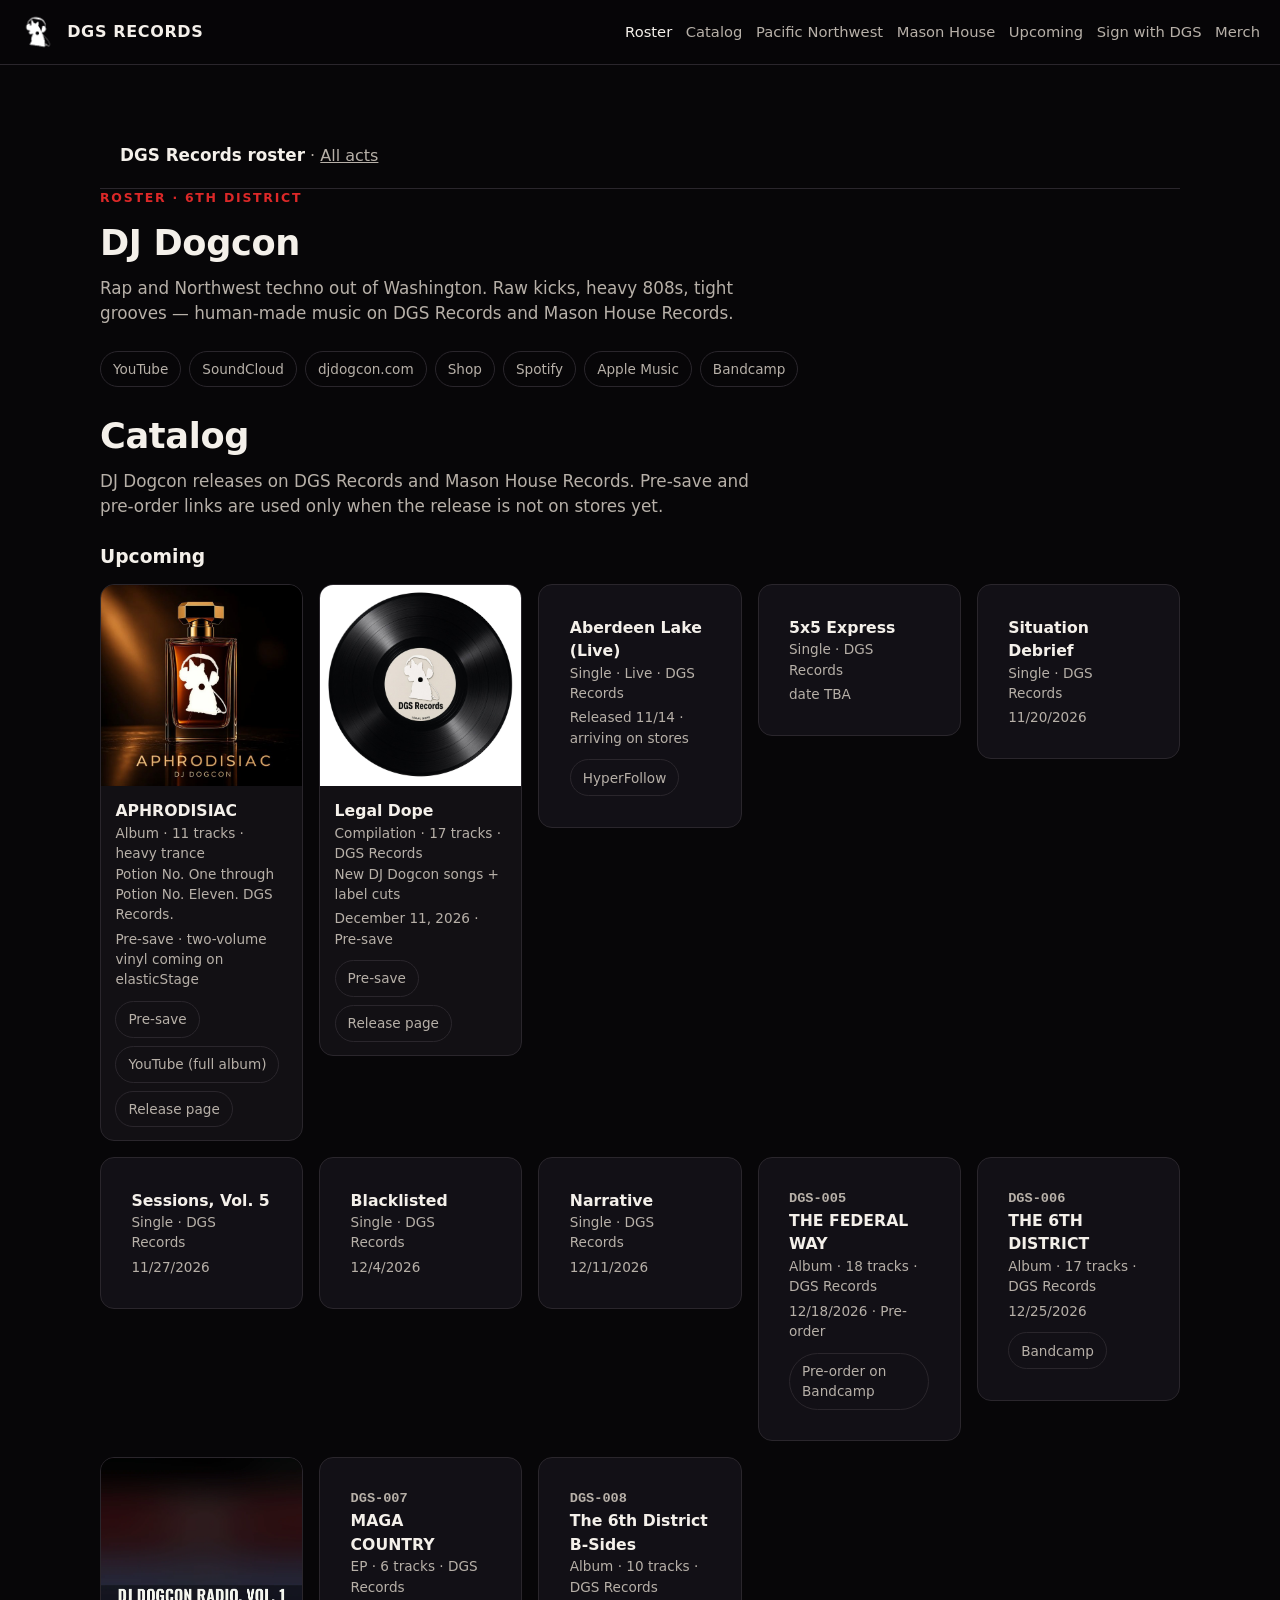
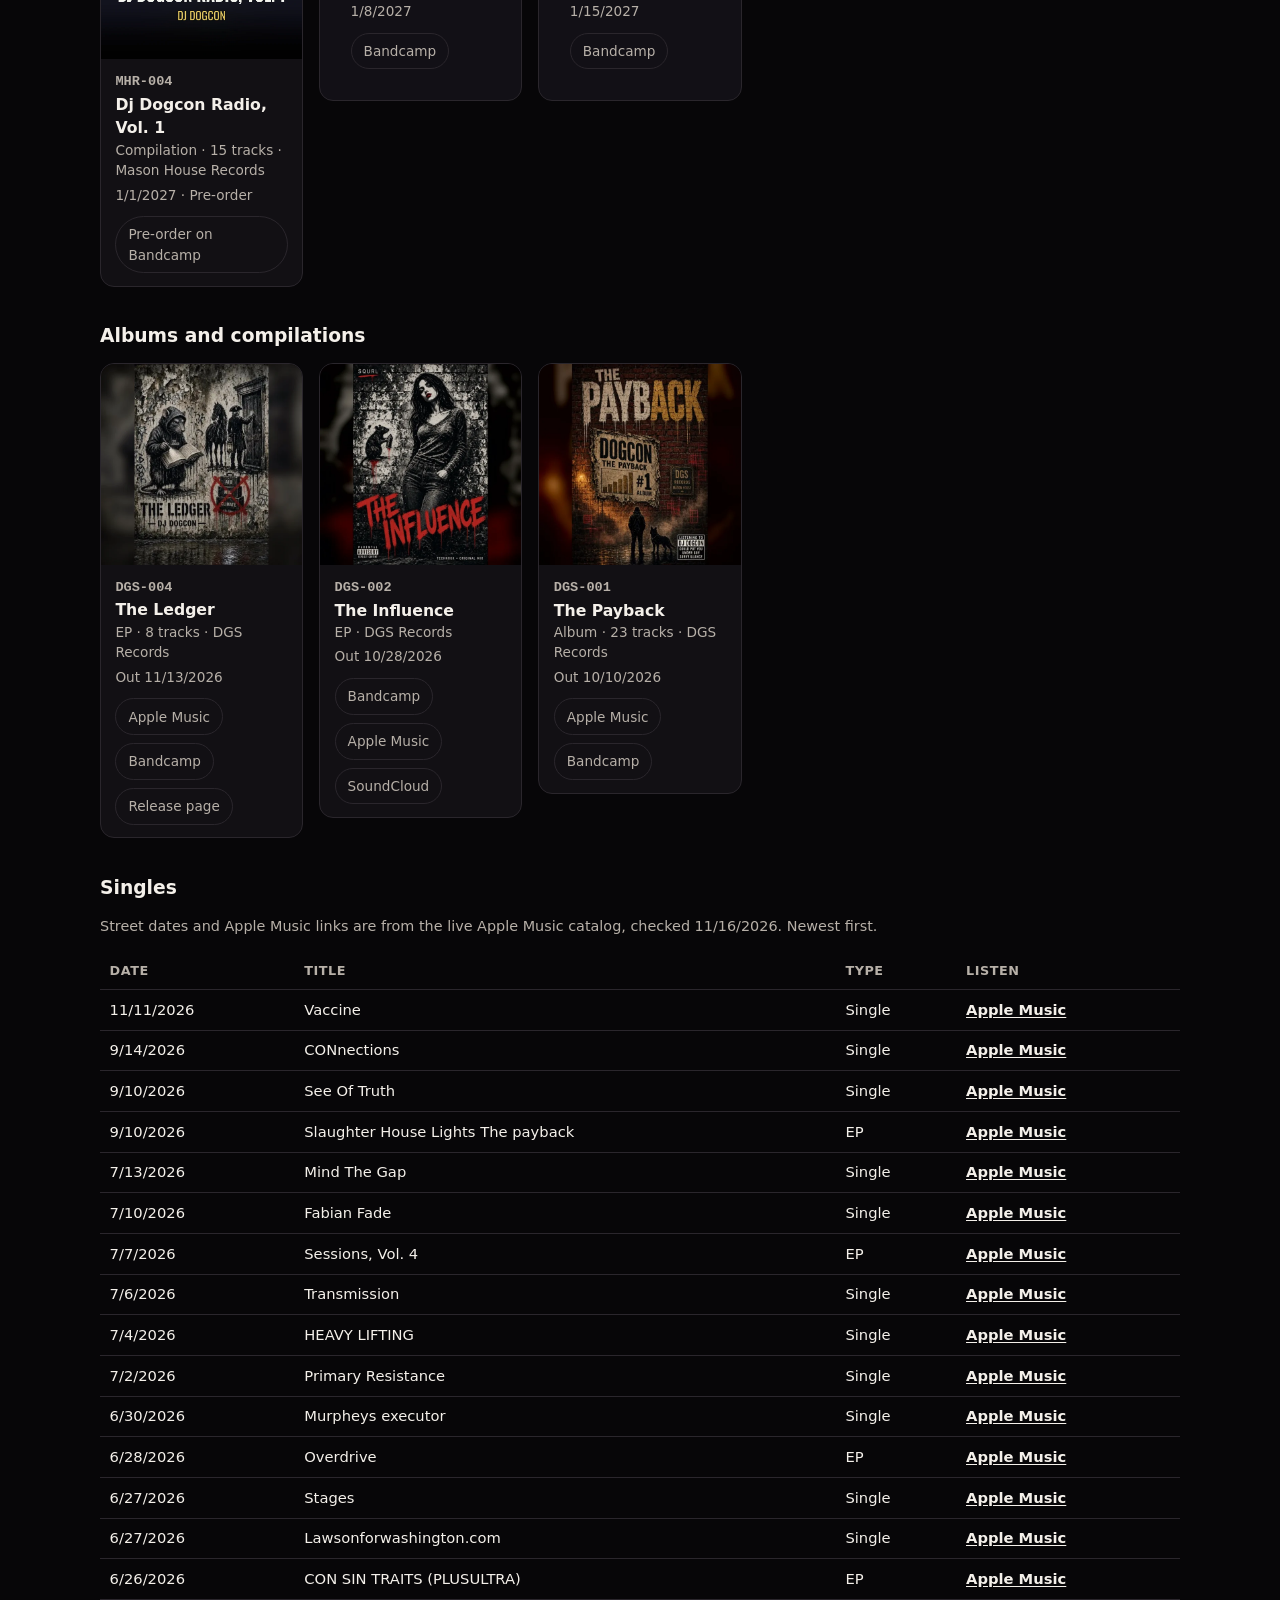
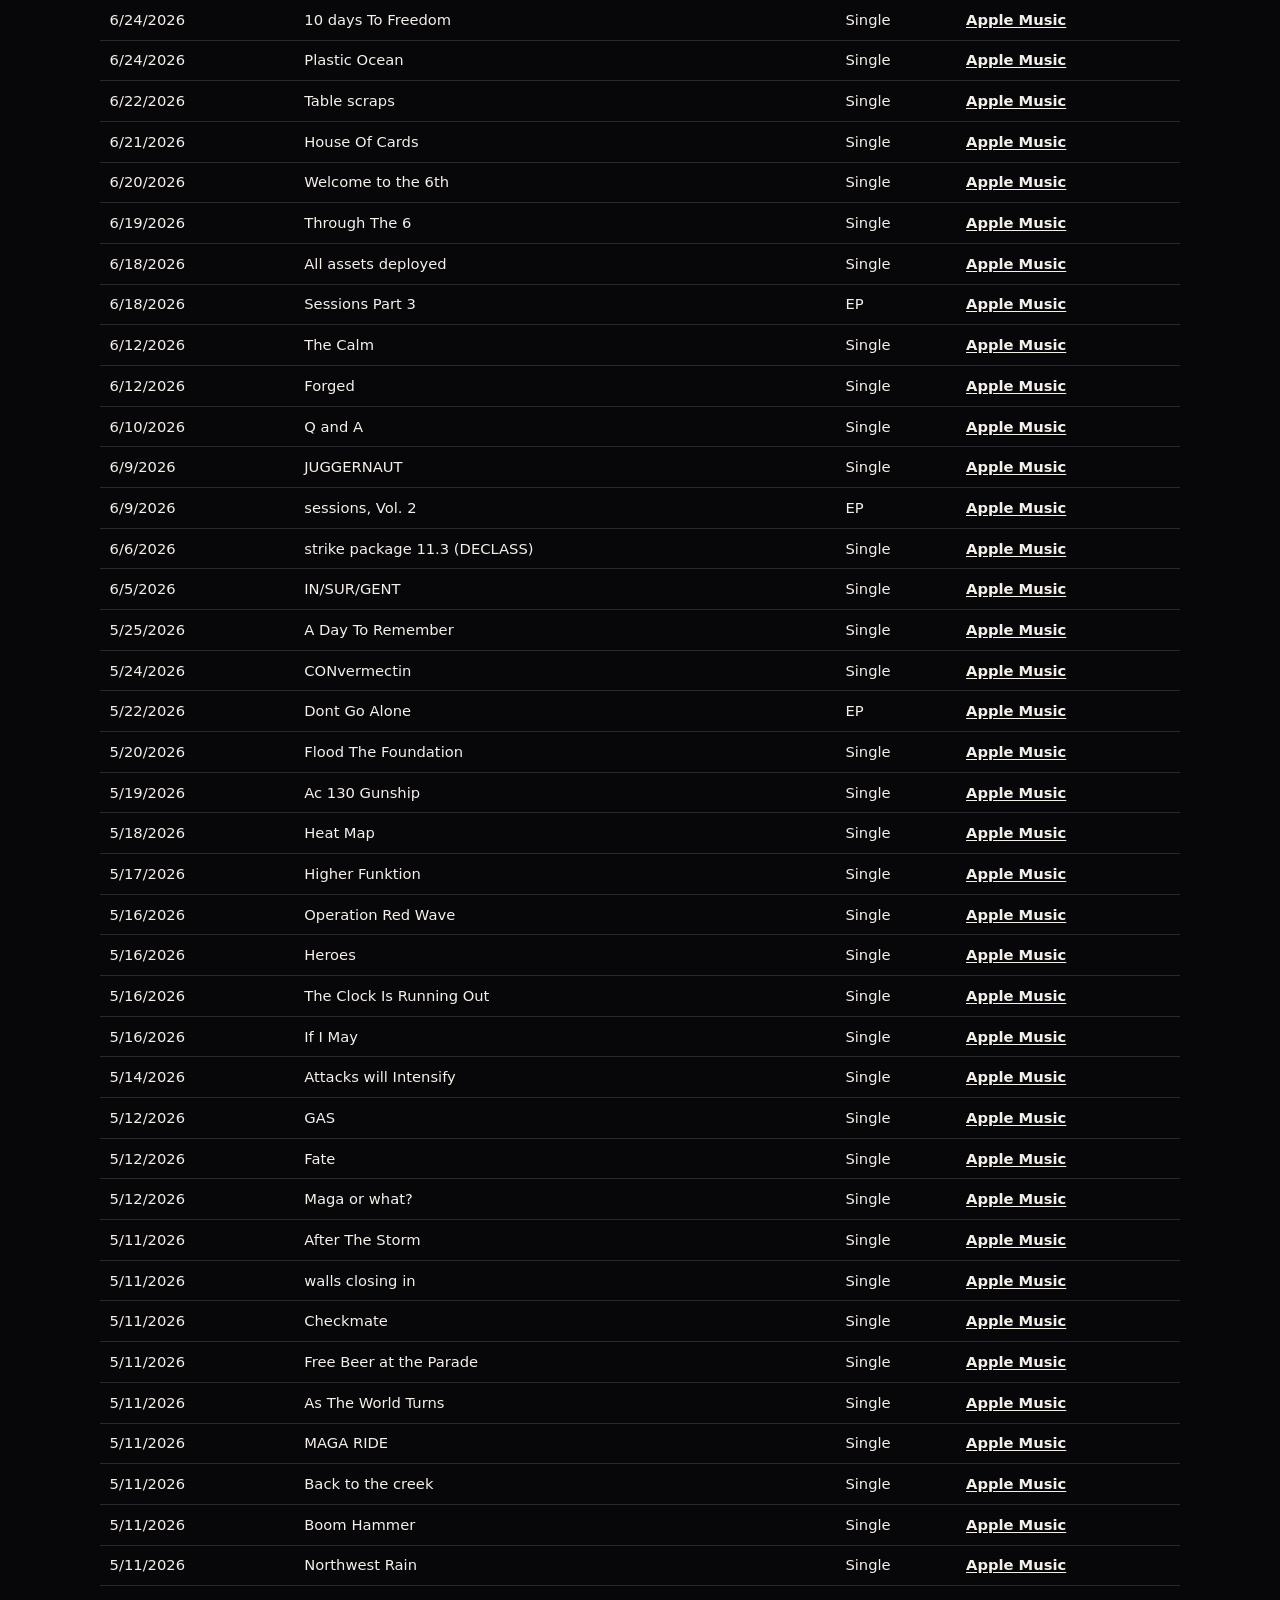
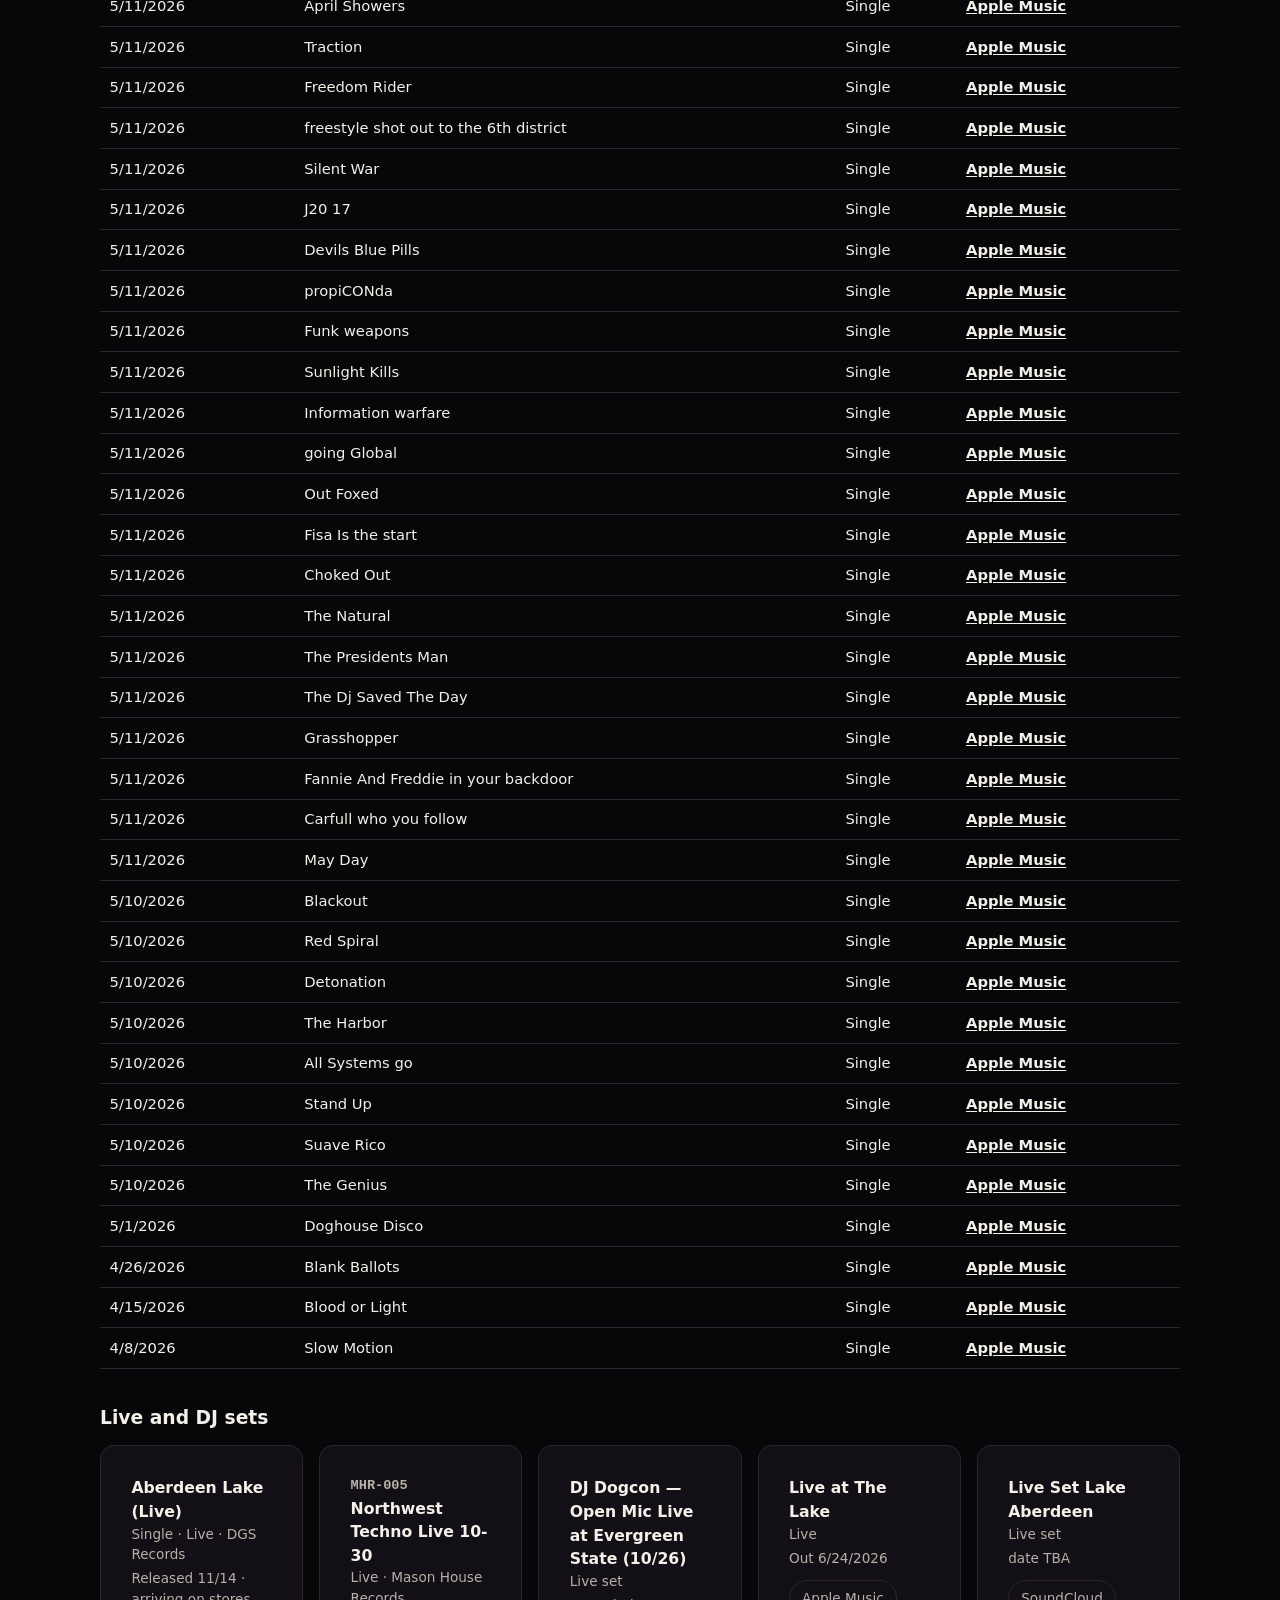
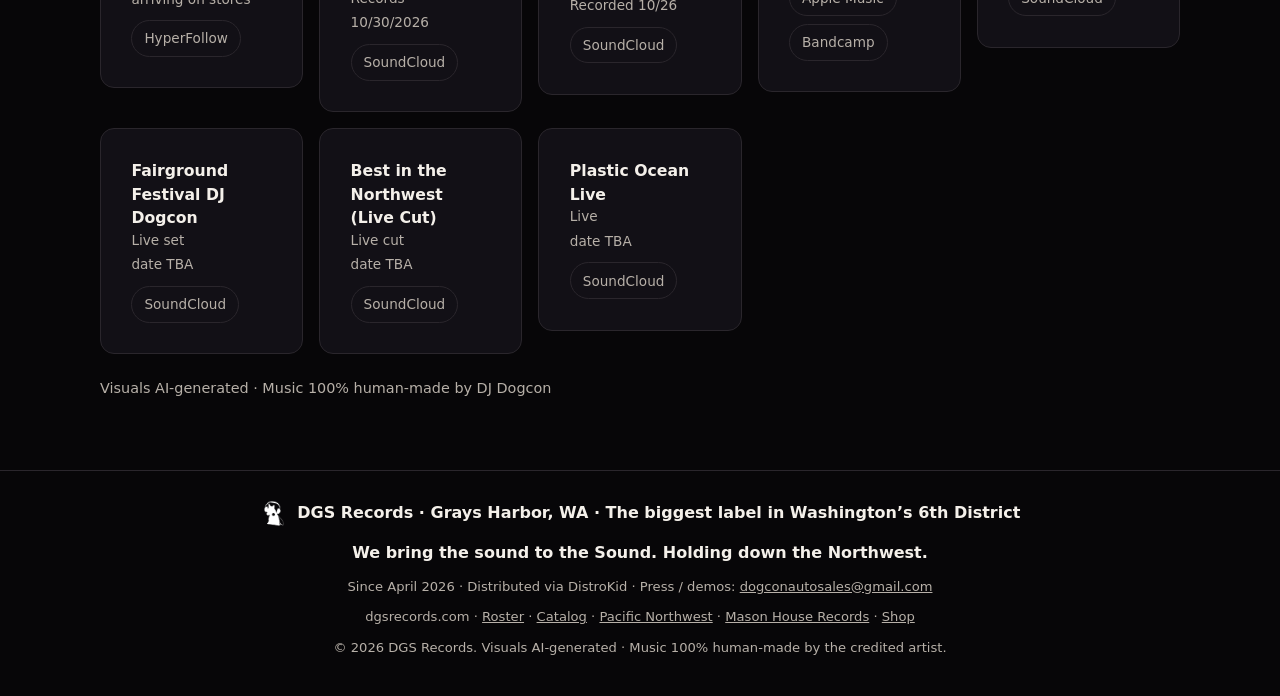
<file: artists/dj-dogcon.html>
<!doctype html>
<html lang="en">
<head>
<meta charset="utf-8">
<meta name="viewport" content="width=device-width,initial-scale=1">
<title>DJ Dogcon · Catalog · DGS Records</title>
<meta name="description" content="DJ Dogcon catalog on DGS Records — rap and Northwest techno out of Washington. Human-made music. APHRODISIAC pre-save open. The Ledger is out. Legal Dope lands December 11, 2026.">
<link rel="canonical" href="https://dgsrecords.com/artists/dj-dogcon.html">
<meta name="theme-color" content="#070608">
<link rel="icon" type="image/png" href="../assets/brand/favicon.png">
<link rel="apple-touch-icon" href="../assets/brand/apple-touch-icon.png">
<meta property="og:type" content="profile">
<meta property="og:url" content="https://dgsrecords.com/artists/dj-dogcon.html">
<meta property="og:title" content="DJ Dogcon · Catalog · DGS Records">
<meta property="og:description" content="DJ Dogcon catalog on DGS Records — rap and Northwest techno out of Washington. Human-made music. APHRODISIAC pre-save open. The Ledger is out. Legal Dope lands December 11, 2026.">
<meta property="og:image" content="https://dgsrecords.com/assets/releases/aphrodisiac_1200.jpg">
<meta name="twitter:card" content="summary_large_image">
<meta name="twitter:title" content="DJ Dogcon · Catalog · DGS Records">
<meta name="twitter:description" content="DJ Dogcon catalog on DGS Records — rap and Northwest techno out of Washington. Human-made music. APHRODISIAC pre-save open. The Ledger is out. Legal Dope lands December 11, 2026.">
<meta name="twitter:image" content="https://dgsrecords.com/assets/releases/aphrodisiac_1200.jpg">
<script type="application/ld+json">
{"@context":"https://schema.org","@type":"MusicGroup","name":"DJ Dogcon","url":"https://dgsrecords.com/artists/dj-dogcon.html","description":"Rap and Northwest techno out of Washington. Human-made music on DGS Records and Mason House Records.","genre":["Hip-Hop","Rap","Techno"],"memberOf":{"@type":"RecordLabel","name":"DGS Records","url":"https://dgsrecords.com/"},"sameAs":["https://www.youtube.com/@DJDogcon","https://soundcloud.com/dogconleon","https://djdogcon.com/","https://dj-dogcon-shop.fourthwall.com/","https://open.spotify.com/artist/47vBdBppuowzfUwpLHa7eW","https://music.apple.com/us/artist/dj-dogcon/1896540190","https://djdogcon.bandcamp.com"],"album":[{"@type":"MusicAlbum","name":"APHRODISIAC","url":"https://dgsrecords.com/releases/aphrodisiac.html","albumReleaseType":"AlbumRelease"},{"@type":"MusicAlbum","name":"Legal Dope","url":"https://dgsrecords.com/releases/legal-dope.html","datePublished":"2026-12-11"},{"@type":"MusicAlbum","name":"The Ledger","url":"https://music.apple.com/us/album/the-ledger/6824374056","datePublished":"2026-11-13","numTracks":8},{"@type":"MusicAlbum","name":"The Influence","url":"https://djdogcon.bandcamp.com/album/the-influence-2","datePublished":"2026-10-28"},{"@type":"MusicAlbum","name":"The Payback","url":"https://music.apple.com/us/album/the-payback/6822557424","datePublished":"2026-10-10","numTracks":23}]}
</script>
<link rel="stylesheet" href="../style.css">
<style>
.catalog-wall{align-items:start;grid-template-columns:repeat(auto-fill,minmax(200px,1fr))}
.catalog-wall .release .chips{margin-top:.7rem}
.catalog-wall .release .meta span{display:block}
.catalog-wall .release-text{min-height:0;align-items:flex-start}
.cat-wrap{overflow:auto;margin:.6rem 0 0}
.cat-table a{font-weight:700;text-decoration:underline;text-underline-offset:.15em}
.section-head{margin:2.2rem 0 .8rem}
.section-head:first-of-type{margin-top:1.4rem}
</style>
</head>
<body>
<a class="skip" href="#main">Skip to content</a>
<header class="top">
  <a class="brand" href="../index.html"><img src="../assets/brand/dog_mark.png" width="36" height="40" alt="">DGS RECORDS</a>
  <nav aria-label="Primary">
    <a href="../roster.html" class="active">Roster</a>
    <a href="../index.html#catalog">Catalog</a>
    <a href="../pacific-northwest.html">Pacific Northwest</a>
    <a href="../mason-house.html">Mason House</a>
    <a href="../index.html#upcoming">Upcoming</a>
    <a href="../index.html#sign">Sign with DGS</a>
    <a href="../index.html#merch">Merch</a>
  </nav>
</header>

<main id="main">
<section>
  <p class="about-bar"><strong>DGS Records roster</strong> · <a href="../roster.html">All acts</a></p>
  <p class="kicker">Roster · 6th District</p>
  <h1 class="presence">DJ Dogcon</h1>
  <p class="sub-big">Rap and Northwest techno out of Washington. Raw kicks, heavy 808s, tight grooves — human-made music on DGS Records and Mason House Records.</p>
  <div class="chips" style="margin-bottom:1.4rem">
    <a class="chip" href="https://www.youtube.com/@DJDogcon" target="_blank" rel="noopener">YouTube</a>
    <a class="chip" href="https://soundcloud.com/dogconleon" target="_blank" rel="noopener">SoundCloud</a>
    <a class="chip" href="https://djdogcon.com/" target="_blank" rel="noopener">djdogcon.com</a>
    <a class="chip" href="https://dj-dogcon-shop.fourthwall.com/" target="_blank" rel="noopener">Shop</a>
    <a class="chip" href="https://open.spotify.com/artist/47vBdBppuowzfUwpLHa7eW" target="_blank" rel="noopener">Spotify</a>
    <a class="chip" href="https://music.apple.com/us/artist/dj-dogcon/1896540190" target="_blank" rel="noopener">Apple Music</a>
    <a class="chip" href="https://djdogcon.bandcamp.com" target="_blank" rel="noopener">Bandcamp</a>
  </div>

  <h2 class="presence">Catalog</h2>
  <p class="sub-big">DJ Dogcon releases on DGS Records and Mason House Records. Pre-save and pre-order links are used only when the release is not on stores yet.</p>

  <h3 class="section-head">Upcoming</h3>
  <div class="catalog-wall">
      <article class="release">
        <img src="../assets/releases/aphrodisiac_1200.jpg" width="600" height="600" alt="APHRODISIAC cover" loading="lazy">
        <div class="meta">
          <strong>APHRODISIAC</strong>
          <span>Album · 11 tracks · heavy trance</span>
          <span>Potion No. One through Potion No. Eleven. DGS Records.</span>
          <span class="date">Pre-save · two-volume vinyl coming on elasticStage</span>
          <div class="chips" style="margin-top:.7rem">
            <a class="chip" href="https://distrokid.com/hyperfollow/djdogcon/aphrodisiac" target="_blank" rel="noopener">Pre-save</a>
            <a class="chip" href="https://www.youtube.com/watch?v=PGGJqFS0ots" target="_blank" rel="noopener">YouTube (full album)</a>
            <a class="chip" href="../releases/aphrodisiac.html">Release page</a>
          </div>
        </div>
      </article>
      <article class="release">
        <img src="../assets/releases/legal_dope_1200.jpg" width="600" height="600" alt="Legal Dope cover" loading="lazy">
        <div class="meta">
          <strong>Legal Dope</strong>
          <span>Compilation · 17 tracks · DGS Records</span>
          <span>New DJ Dogcon songs + label cuts</span>
          <span class="date">December 11, 2026 · Pre-save</span>
          <div class="chips" style="margin-top:.7rem">
            <a class="chip" href="https://distrokid.com/hyperfollow/djdogcon/legal-dope-2" target="_blank" rel="noopener">Pre-save</a>
            <a class="chip" href="../releases/legal-dope.html">Release page</a>
          </div>
        </div>
      </article>
      <article class="release release-text">
        <div class="meta">
          <strong>Aberdeen Lake (Live)</strong>
          <span>Single · Live · DGS Records</span>
          <span class="date">Released 11/14 · arriving on stores</span>
          <div class="chips" style="margin-top:.7rem">
            <a class="chip" href="https://distrokid.com/hyperfollow/djdogcon/aberdeen-lake-live" target="_blank" rel="noopener">HyperFollow</a>
          </div>
        </div>
      </article>
      <article class="release release-text">
        <div class="meta">
          <strong>5x5 Express</strong>
          <span>Single · DGS Records</span>
          <span class="date">date TBA</span>
        </div>
      </article>
      <article class="release release-text">
        <div class="meta">
          <strong>Situation Debrief</strong>
          <span>Single · DGS Records</span>
          <span class="date">11/20/2026</span>
        </div>
      </article>
      <article class="release release-text">
        <div class="meta">
          <strong>Sessions, Vol. 5</strong>
          <span>Single · DGS Records</span>
          <span class="date">11/27/2026</span>
        </div>
      </article>
      <article class="release release-text">
        <div class="meta">
          <strong>Blacklisted</strong>
          <span>Single · DGS Records</span>
          <span class="date">12/4/2026</span>
        </div>
      </article>
      <article class="release release-text">
        <div class="meta">
          <strong>Narrative</strong>
          <span>Single · DGS Records</span>
          <span class="date">12/11/2026</span>
        </div>
      </article>
      <article class="release release-text">
        <div class="meta">
          <span class="cat-badge">DGS-005</span>
          <strong>THE FEDERAL WAY</strong>
          <span>Album · 18 tracks · DGS Records</span>
          <span class="date">12/18/2026 · Pre-order</span>
          <div class="chips" style="margin-top:.7rem">
            <a class="chip" href="https://djdogcon.bandcamp.com/album/the-federal-way" target="_blank" rel="noopener">Pre-order on Bandcamp</a>
          </div>
        </div>
      </article>
      <article class="release release-text">
        <div class="meta">
          <span class="cat-badge">DGS-006</span>
          <strong>THE 6TH DISTRICT</strong>
          <span>Album · 17 tracks · DGS Records</span>
          <span class="date">12/25/2026</span>
          <div class="chips" style="margin-top:.7rem">
            <a class="chip" href="https://djdogcon.bandcamp.com/album/the-6th-district" target="_blank" rel="noopener">Bandcamp</a>
          </div>
        </div>
      </article>
      <article class="release">
        <img src="../assets/releases/radio_vol1.webp" width="600" height="600" alt="Dj Dogcon Radio, Vol. 1 cover" loading="lazy">
        <div class="meta">
          <span class="cat-badge">MHR-004</span>
          <strong>Dj Dogcon Radio, Vol. 1</strong>
          <span>Compilation · 15 tracks · Mason House Records</span>
          <span class="date">1/1/2027 · Pre-order</span>
          <div class="chips" style="margin-top:.7rem">
            <a class="chip" href="https://djdogcon.bandcamp.com/album/dj-dogcon-radio-vol-1" target="_blank" rel="noopener">Pre-order on Bandcamp</a>
          </div>
        </div>
      </article>
      <article class="release release-text">
        <div class="meta">
          <span class="cat-badge">DGS-007</span>
          <strong>MAGA COUNTRY</strong>
          <span>EP · 6 tracks · DGS Records</span>
          <span class="date">1/8/2027</span>
          <div class="chips" style="margin-top:.7rem">
            <a class="chip" href="https://djdogcon.bandcamp.com/album/maga-country" target="_blank" rel="noopener">Bandcamp</a>
          </div>
        </div>
      </article>
      <article class="release release-text">
        <div class="meta">
          <span class="cat-badge">DGS-008</span>
          <strong>The 6th District B-Sides</strong>
          <span>Album · 10 tracks · DGS Records</span>
          <span class="date">1/15/2027</span>
          <div class="chips" style="margin-top:.7rem">
            <a class="chip" href="https://djdogcon.bandcamp.com/album/the-6th-district-b-sides" target="_blank" rel="noopener">Bandcamp</a>
          </div>
        </div>
      </article>
  </div>

  <h3 class="section-head">Albums and compilations</h3>
  <div class="catalog-wall">
      <article class="release">
        <img src="../assets/releases/the_ledger.webp" width="600" height="600" alt="The Ledger cover" loading="lazy">
        <div class="meta">
          <span class="cat-badge">DGS-004</span>
          <strong>The Ledger</strong>
          <span>EP · 8 tracks · DGS Records</span>
          <span class="date">Out 11/13/2026</span>
          <div class="chips" style="margin-top:.7rem">
            <a class="chip" href="https://music.apple.com/us/album/the-ledger/6824374056" target="_blank" rel="noopener">Apple Music</a>
            <a class="chip" href="https://djdogcon.bandcamp.com/album/the-ledger" target="_blank" rel="noopener">Bandcamp</a>
            <a class="chip" href="../releases/the-ledger.html">Release page</a>
          </div>
        </div>
      </article>
      <article class="release">
        <img src="../assets/releases/the_influence.webp" width="600" height="600" alt="The Influence cover" loading="lazy">
        <div class="meta">
          <span class="cat-badge">DGS-002</span>
          <strong>The Influence</strong>
          <span>EP · DGS Records</span>
          <span class="date">Out 10/28/2026</span>
          <div class="chips" style="margin-top:.7rem">
            <a class="chip" href="https://djdogcon.bandcamp.com/album/the-influence-2" target="_blank" rel="noopener">Bandcamp</a>
            <a class="chip" href="https://music.apple.com/us/album/the-influence-ep/6823012269" target="_blank" rel="noopener">Apple Music</a>
            <a class="chip" href="https://soundcloud.com/dogconleon/the-influence" target="_blank" rel="noopener">SoundCloud</a>
          </div>
        </div>
      </article>
      <article class="release">
        <img src="../assets/releases/the_payback.webp" width="600" height="600" alt="The Payback cover" loading="lazy">
        <div class="meta">
          <span class="cat-badge">DGS-001</span>
          <strong>The Payback</strong>
          <span>Album · 23 tracks · DGS Records</span>
          <span class="date">Out 10/10/2026</span>
          <div class="chips" style="margin-top:.7rem">
            <a class="chip" href="https://music.apple.com/us/album/the-payback/6822557424" target="_blank" rel="noopener">Apple Music</a>
            <a class="chip" href="https://djdogcon.bandcamp.com/album/the-payback" target="_blank" rel="noopener">Bandcamp</a>
          </div>
        </div>
      </article>
  </div>

  <h3 class="section-head">Singles</h3>
  <p class="note">Street dates and Apple Music links are from the live Apple Music catalog, checked 11/16/2026. Newest first.</p>
  <div class="cat-wrap">
  <table class="cat-table">
  <thead><tr><th>Date</th><th>Title</th><th>Type</th><th>Listen</th></tr></thead>
  <tbody>
<tr><td>11/11/2026</td><td>Vaccine</td><td>Single</td><td><a href="https://music.apple.com/us/album/vaccine-single/6825079123" target="_blank" rel="noopener">Apple Music</a></td></tr>
<tr><td>9/14/2026</td><td>CONnections</td><td>Single</td><td><a href="https://music.apple.com/us/album/connections-single/6811597168" target="_blank" rel="noopener">Apple Music</a></td></tr>
<tr><td>9/10/2026</td><td>See Of Truth</td><td>Single</td><td><a href="https://music.apple.com/us/album/see-of-truth-single/6811208855" target="_blank" rel="noopener">Apple Music</a></td></tr>
<tr><td>9/10/2026</td><td>Slaughter House Lights The payback</td><td>EP</td><td><a href="https://music.apple.com/us/album/slaughter-house-lights-the-payback-ep/6811284382" target="_blank" rel="noopener">Apple Music</a></td></tr>
<tr><td>7/13/2026</td><td>Mind The Gap</td><td>Single</td><td><a href="https://music.apple.com/us/album/mind-the-gap-single/6790393498" target="_blank" rel="noopener">Apple Music</a></td></tr>
<tr><td>7/10/2026</td><td>Fabian Fade</td><td>Single</td><td><a href="https://music.apple.com/us/album/fabian-fade-single/6789735684" target="_blank" rel="noopener">Apple Music</a></td></tr>
<tr><td>7/7/2026</td><td>Sessions, Vol. 4</td><td>EP</td><td><a href="https://music.apple.com/us/album/sessions-vol-4-ep/6788639412" target="_blank" rel="noopener">Apple Music</a></td></tr>
<tr><td>7/6/2026</td><td>Transmission</td><td>Single</td><td><a href="https://music.apple.com/us/album/transmission-single/6788258785" target="_blank" rel="noopener">Apple Music</a></td></tr>
<tr><td>7/4/2026</td><td>HEAVY LIFTING</td><td>Single</td><td><a href="https://music.apple.com/us/album/heavy-lifting-single/6787711421" target="_blank" rel="noopener">Apple Music</a></td></tr>
<tr><td>7/2/2026</td><td>Primary Resistance</td><td>Single</td><td><a href="https://music.apple.com/us/album/primary-resistance-single/6787016721" target="_blank" rel="noopener">Apple Music</a></td></tr>
<tr><td>6/30/2026</td><td>Murpheys executor</td><td>Single</td><td><a href="https://music.apple.com/us/album/murpheys-executor-single/6786171387" target="_blank" rel="noopener">Apple Music</a></td></tr>
<tr><td>6/28/2026</td><td>Overdrive</td><td>EP</td><td><a href="https://music.apple.com/us/album/overdrive-ep/6785663948" target="_blank" rel="noopener">Apple Music</a></td></tr>
<tr><td>6/27/2026</td><td>Stages</td><td>Single</td><td><a href="https://music.apple.com/us/album/stages-single/6785270441" target="_blank" rel="noopener">Apple Music</a></td></tr>
<tr><td>6/27/2026</td><td>Lawsonforwashington.com</td><td>Single</td><td><a href="https://music.apple.com/us/album/lawsonforwashington-com-single/6785190064" target="_blank" rel="noopener">Apple Music</a></td></tr>
<tr><td>6/26/2026</td><td>CON SIN TRAITS (PLUSULTRA)</td><td>EP</td><td><a href="https://music.apple.com/us/album/con-sin-traits-plusultra-ep/6785153487" target="_blank" rel="noopener">Apple Music</a></td></tr>
<tr><td>6/24/2026</td><td>10 days To Freedom</td><td>Single</td><td><a href="https://music.apple.com/us/album/10-days-to-freedom-single/6784552798" target="_blank" rel="noopener">Apple Music</a></td></tr>
<tr><td>6/24/2026</td><td>Plastic Ocean</td><td>Single</td><td><a href="https://music.apple.com/us/album/plastic-ocean-single/6784663318" target="_blank" rel="noopener">Apple Music</a></td></tr>
<tr><td>6/22/2026</td><td>Table scraps</td><td>Single</td><td><a href="https://music.apple.com/us/album/table-scraps-single/6783968390" target="_blank" rel="noopener">Apple Music</a></td></tr>
<tr><td>6/21/2026</td><td>House Of Cards</td><td>Single</td><td><a href="https://music.apple.com/us/album/house-of-cards-single/6783446933" target="_blank" rel="noopener">Apple Music</a></td></tr>
<tr><td>6/20/2026</td><td>Welcome to the 6th</td><td>Single</td><td><a href="https://music.apple.com/us/album/welcome-to-the-6th-single/6783035682" target="_blank" rel="noopener">Apple Music</a></td></tr>
<tr><td>6/19/2026</td><td>Through The 6</td><td>Single</td><td><a href="https://music.apple.com/us/album/through-the-6-single/6782503182" target="_blank" rel="noopener">Apple Music</a></td></tr>
<tr><td>6/18/2026</td><td>All assets deployed</td><td>Single</td><td><a href="https://music.apple.com/us/album/all-assets-deployed-single/6782486668" target="_blank" rel="noopener">Apple Music</a></td></tr>
<tr><td>6/18/2026</td><td>Sessions Part 3</td><td>EP</td><td><a href="https://music.apple.com/us/album/sessions-part-3-ep/6782436188" target="_blank" rel="noopener">Apple Music</a></td></tr>
<tr><td>6/12/2026</td><td>The Calm</td><td>Single</td><td><a href="https://music.apple.com/us/album/the-calm-single/6779672806" target="_blank" rel="noopener">Apple Music</a></td></tr>
<tr><td>6/12/2026</td><td>Forged</td><td>Single</td><td><a href="https://music.apple.com/us/album/forged-single/6780569365" target="_blank" rel="noopener">Apple Music</a></td></tr>
<tr><td>6/10/2026</td><td>Q and A</td><td>Single</td><td><a href="https://music.apple.com/us/album/q-and-a-single/6780209147" target="_blank" rel="noopener">Apple Music</a></td></tr>
<tr><td>6/9/2026</td><td>JUGGERNAUT</td><td>Single</td><td><a href="https://music.apple.com/us/album/juggernaut-single/6778431061" target="_blank" rel="noopener">Apple Music</a></td></tr>
<tr><td>6/9/2026</td><td>sessions, Vol. 2</td><td>EP</td><td><a href="https://music.apple.com/us/album/sessions-vol-2-ep/6778802059" target="_blank" rel="noopener">Apple Music</a></td></tr>
<tr><td>6/6/2026</td><td>strike package 11.3 (DECLASS)</td><td>Single</td><td><a href="https://music.apple.com/us/album/strike-package-11-3-declass-single/6777625052" target="_blank" rel="noopener">Apple Music</a></td></tr>
<tr><td>6/5/2026</td><td>IN/SUR/GENT</td><td>Single</td><td><a href="https://music.apple.com/us/album/in-sur-gent-single/6777302918" target="_blank" rel="noopener">Apple Music</a></td></tr>
<tr><td>5/25/2026</td><td>A Day To Remember</td><td>Single</td><td><a href="https://music.apple.com/us/album/a-day-to-remember-single/6773199639" target="_blank" rel="noopener">Apple Music</a></td></tr>
<tr><td>5/24/2026</td><td>CONvermectin</td><td>Single</td><td><a href="https://music.apple.com/us/album/convermectin-single/6772699491" target="_blank" rel="noopener">Apple Music</a></td></tr>
<tr><td>5/22/2026</td><td>Dont Go Alone</td><td>EP</td><td><a href="https://music.apple.com/us/album/dont-go-alone-ep/6772542316" target="_blank" rel="noopener">Apple Music</a></td></tr>
<tr><td>5/20/2026</td><td>Flood The Foundation</td><td>Single</td><td><a href="https://music.apple.com/us/album/flood-the-foundation-single/6771310075" target="_blank" rel="noopener">Apple Music</a></td></tr>
<tr><td>5/19/2026</td><td>Ac 130 Gunship</td><td>Single</td><td><a href="https://music.apple.com/us/album/ac-130-gunship-single/6773684177" target="_blank" rel="noopener">Apple Music</a></td></tr>
<tr><td>5/18/2026</td><td>Heat Map</td><td>Single</td><td><a href="https://music.apple.com/us/album/heat-map-single/6770914186" target="_blank" rel="noopener">Apple Music</a></td></tr>
<tr><td>5/17/2026</td><td>Higher Funktion</td><td>Single</td><td><a href="https://music.apple.com/us/album/higher-funktion-single/6773000383" target="_blank" rel="noopener">Apple Music</a></td></tr>
<tr><td>5/16/2026</td><td>Operation Red Wave</td><td>Single</td><td><a href="https://music.apple.com/us/album/operation-red-wave-single/6772236884" target="_blank" rel="noopener">Apple Music</a></td></tr>
<tr><td>5/16/2026</td><td>Heroes</td><td>Single</td><td><a href="https://music.apple.com/us/album/heroes-single/6770243583" target="_blank" rel="noopener">Apple Music</a></td></tr>
<tr><td>5/16/2026</td><td>The Clock Is Running Out</td><td>Single</td><td><a href="https://music.apple.com/us/album/the-clock-is-running-out-single/6772109512" target="_blank" rel="noopener">Apple Music</a></td></tr>
<tr><td>5/16/2026</td><td>If I May</td><td>Single</td><td><a href="https://music.apple.com/us/album/if-i-may-single/6772006650" target="_blank" rel="noopener">Apple Music</a></td></tr>
<tr><td>5/14/2026</td><td>Attacks will Intensify</td><td>Single</td><td><a href="https://music.apple.com/us/album/attacks-will-intensify-single/6769922240" target="_blank" rel="noopener">Apple Music</a></td></tr>
<tr><td>5/12/2026</td><td>GAS</td><td>Single</td><td><a href="https://music.apple.com/us/album/gas-single/6770278568" target="_blank" rel="noopener">Apple Music</a></td></tr>
<tr><td>5/12/2026</td><td>Fate</td><td>Single</td><td><a href="https://music.apple.com/us/album/fate-single/6769228449" target="_blank" rel="noopener">Apple Music</a></td></tr>
<tr><td>5/12/2026</td><td>Maga or what?</td><td>Single</td><td><a href="https://music.apple.com/us/album/maga-or-what-single/6770134117" target="_blank" rel="noopener">Apple Music</a></td></tr>
<tr><td>5/11/2026</td><td>After The Storm</td><td>Single</td><td><a href="https://music.apple.com/us/album/after-the-storm-single/6769040636" target="_blank" rel="noopener">Apple Music</a></td></tr>
<tr><td>5/11/2026</td><td>walls closing in</td><td>Single</td><td><a href="https://music.apple.com/us/album/walls-closing-in-single/6769933905" target="_blank" rel="noopener">Apple Music</a></td></tr>
<tr><td>5/11/2026</td><td>Checkmate</td><td>Single</td><td><a href="https://music.apple.com/us/album/checkmate-single/6768607979" target="_blank" rel="noopener">Apple Music</a></td></tr>
<tr><td>5/11/2026</td><td>Free Beer at the Parade</td><td>Single</td><td><a href="https://music.apple.com/us/album/free-beer-at-the-parade-single/6768516031" target="_blank" rel="noopener">Apple Music</a></td></tr>
<tr><td>5/11/2026</td><td>As The World Turns</td><td>Single</td><td><a href="https://music.apple.com/us/album/as-the-world-turns-single/6769849177" target="_blank" rel="noopener">Apple Music</a></td></tr>
<tr><td>5/11/2026</td><td>MAGA RIDE</td><td>Single</td><td><a href="https://music.apple.com/us/album/maga-ride-single/6768607871" target="_blank" rel="noopener">Apple Music</a></td></tr>
<tr><td>5/11/2026</td><td>Back to the creek</td><td>Single</td><td><a href="https://music.apple.com/us/album/back-to-the-creek-single/6769933106" target="_blank" rel="noopener">Apple Music</a></td></tr>
<tr><td>5/11/2026</td><td>Boom Hammer</td><td>Single</td><td><a href="https://music.apple.com/us/album/boom-hammer-single/6768904957" target="_blank" rel="noopener">Apple Music</a></td></tr>
<tr><td>5/11/2026</td><td>Northwest Rain</td><td>Single</td><td><a href="https://music.apple.com/us/album/northwest-rain-single/6768610540" target="_blank" rel="noopener">Apple Music</a></td></tr>
<tr><td>5/11/2026</td><td>April Showers</td><td>Single</td><td><a href="https://music.apple.com/us/album/april-showers-single/6768609152" target="_blank" rel="noopener">Apple Music</a></td></tr>
<tr><td>5/11/2026</td><td>Traction</td><td>Single</td><td><a href="https://music.apple.com/us/album/traction-single/6769932891" target="_blank" rel="noopener">Apple Music</a></td></tr>
<tr><td>5/11/2026</td><td>Freedom Rider</td><td>Single</td><td><a href="https://music.apple.com/us/album/freedom-rider-single/6768610241" target="_blank" rel="noopener">Apple Music</a></td></tr>
<tr><td>5/11/2026</td><td>freestyle shot out to the 6th district</td><td>Single</td><td><a href="https://music.apple.com/us/album/freestyle-shot-out-to-the-6th-district-single/6768610824" target="_blank" rel="noopener">Apple Music</a></td></tr>
<tr><td>5/11/2026</td><td>Silent War</td><td>Single</td><td><a href="https://music.apple.com/us/album/silent-war-single/6768611114" target="_blank" rel="noopener">Apple Music</a></td></tr>
<tr><td>5/11/2026</td><td>J20 17</td><td>Single</td><td><a href="https://music.apple.com/us/album/j20-17-single/6769099759" target="_blank" rel="noopener">Apple Music</a></td></tr>
<tr><td>5/11/2026</td><td>Devils Blue Pills</td><td>Single</td><td><a href="https://music.apple.com/us/album/devils-blue-pills-single/6769933884" target="_blank" rel="noopener">Apple Music</a></td></tr>
<tr><td>5/11/2026</td><td>propiCONda</td><td>Single</td><td><a href="https://music.apple.com/us/album/propiconda-single/6768489473" target="_blank" rel="noopener">Apple Music</a></td></tr>
<tr><td>5/11/2026</td><td>Funk weapons</td><td>Single</td><td><a href="https://music.apple.com/us/album/funk-weapons-single/6768608975" target="_blank" rel="noopener">Apple Music</a></td></tr>
<tr><td>5/11/2026</td><td>Sunlight Kills</td><td>Single</td><td><a href="https://music.apple.com/us/album/sunlight-kills-single/6769933409" target="_blank" rel="noopener">Apple Music</a></td></tr>
<tr><td>5/11/2026</td><td>Information warfare</td><td>Single</td><td><a href="https://music.apple.com/us/album/information-warfare-single/6768516133" target="_blank" rel="noopener">Apple Music</a></td></tr>
<tr><td>5/11/2026</td><td>going Global</td><td>Single</td><td><a href="https://music.apple.com/us/album/going-global-single/6769933236" target="_blank" rel="noopener">Apple Music</a></td></tr>
<tr><td>5/11/2026</td><td>Out Foxed</td><td>Single</td><td><a href="https://music.apple.com/us/album/out-foxed-single/6768714467" target="_blank" rel="noopener">Apple Music</a></td></tr>
<tr><td>5/11/2026</td><td>Fisa Is the start</td><td>Single</td><td><a href="https://music.apple.com/us/album/fisa-is-the-start-single/6769990202" target="_blank" rel="noopener">Apple Music</a></td></tr>
<tr><td>5/11/2026</td><td>Choked Out</td><td>Single</td><td><a href="https://music.apple.com/us/album/choked-out-single/6769990215" target="_blank" rel="noopener">Apple Music</a></td></tr>
<tr><td>5/11/2026</td><td>The Natural</td><td>Single</td><td><a href="https://music.apple.com/us/album/the-natural-single/6769933279" target="_blank" rel="noopener">Apple Music</a></td></tr>
<tr><td>5/11/2026</td><td>The Presidents Man</td><td>Single</td><td><a href="https://music.apple.com/us/album/the-presidents-man-single/6769871367" target="_blank" rel="noopener">Apple Music</a></td></tr>
<tr><td>5/11/2026</td><td>The Dj Saved The Day</td><td>Single</td><td><a href="https://music.apple.com/us/album/the-dj-saved-the-day-single/6768696590" target="_blank" rel="noopener">Apple Music</a></td></tr>
<tr><td>5/11/2026</td><td>Grasshopper</td><td>Single</td><td><a href="https://music.apple.com/us/album/grasshopper-single/6769934415" target="_blank" rel="noopener">Apple Music</a></td></tr>
<tr><td>5/11/2026</td><td>Fannie And Freddie in your backdoor</td><td>Single</td><td><a href="https://music.apple.com/us/album/fannie-and-freddie-in-your-backdoor-single/6768659579" target="_blank" rel="noopener">Apple Music</a></td></tr>
<tr><td>5/11/2026</td><td>Carfull who you follow</td><td>Single</td><td><a href="https://music.apple.com/us/album/carfull-who-you-follow-single/6768516500" target="_blank" rel="noopener">Apple Music</a></td></tr>
<tr><td>5/11/2026</td><td>May Day</td><td>Single</td><td><a href="https://music.apple.com/us/album/may-day-single/6768959709" target="_blank" rel="noopener">Apple Music</a></td></tr>
<tr><td>5/10/2026</td><td>Blackout</td><td>Single</td><td><a href="https://music.apple.com/us/album/blackout-single/6768208351" target="_blank" rel="noopener">Apple Music</a></td></tr>
<tr><td>5/10/2026</td><td>Red Spiral</td><td>Single</td><td><a href="https://music.apple.com/us/album/red-spiral-single/6769537438" target="_blank" rel="noopener">Apple Music</a></td></tr>
<tr><td>5/10/2026</td><td>Detonation</td><td>Single</td><td><a href="https://music.apple.com/us/album/detonation-single/6769517678" target="_blank" rel="noopener">Apple Music</a></td></tr>
<tr><td>5/10/2026</td><td>The Harbor</td><td>Single</td><td><a href="https://music.apple.com/us/album/the-harbor-single/6768186338" target="_blank" rel="noopener">Apple Music</a></td></tr>
<tr><td>5/10/2026</td><td>All Systems go</td><td>Single</td><td><a href="https://music.apple.com/us/album/all-systems-go-single/6768667382" target="_blank" rel="noopener">Apple Music</a></td></tr>
<tr><td>5/10/2026</td><td>Stand Up</td><td>Single</td><td><a href="https://music.apple.com/us/album/stand-up-single/6768209078" target="_blank" rel="noopener">Apple Music</a></td></tr>
<tr><td>5/10/2026</td><td>Suave Rico</td><td>Single</td><td><a href="https://music.apple.com/us/album/suave-rico-single/6768668033" target="_blank" rel="noopener">Apple Music</a></td></tr>
<tr><td>5/10/2026</td><td>The Genius</td><td>Single</td><td><a href="https://music.apple.com/us/album/the-genius-single/6768208632" target="_blank" rel="noopener">Apple Music</a></td></tr>
<tr><td>5/1/2026</td><td>Doghouse Disco</td><td>Single</td><td><a href="https://music.apple.com/us/album/doghouse-disco-single/6768217327" target="_blank" rel="noopener">Apple Music</a></td></tr>
<tr><td>4/26/2026</td><td>Blank Ballots</td><td>Single</td><td><a href="https://music.apple.com/us/album/blank-ballots-single/6768217107" target="_blank" rel="noopener">Apple Music</a></td></tr>
<tr><td>4/15/2026</td><td>Blood or Light</td><td>Single</td><td><a href="https://music.apple.com/us/album/blood-or-light-single/6768595077" target="_blank" rel="noopener">Apple Music</a></td></tr>
<tr><td>4/8/2026</td><td>Slow Motion</td><td>Single</td><td><a href="https://music.apple.com/us/album/slow-motion-single/6769222065" target="_blank" rel="noopener">Apple Music</a></td></tr>
  </tbody>
  </table>
  </div>

  <h3 class="section-head">Live and DJ sets</h3>
  <div class="catalog-wall">
      <article class="release release-text">
        <div class="meta">
          <strong>Aberdeen Lake (Live)</strong>
          <span>Single · Live · DGS Records</span>
          <span class="date">Released 11/14 · arriving on stores</span>
          <div class="chips" style="margin-top:.7rem">
            <a class="chip" href="https://distrokid.com/hyperfollow/djdogcon/aberdeen-lake-live" target="_blank" rel="noopener">HyperFollow</a>
          </div>
        </div>
      </article>
      <article class="release release-text">
        <div class="meta">
          <span class="cat-badge">MHR-005</span>
          <strong>Northwest Techno Live 10-30</strong>
          <span>Live · Mason House Records</span>
          <span class="date">10/30/2026</span>
          <div class="chips" style="margin-top:.7rem">
            <a class="chip" href="https://soundcloud.com/dogconleon/northwest-techno-live-10-30" target="_blank" rel="noopener">SoundCloud</a>
          </div>
        </div>
      </article>
      <article class="release release-text">
        <div class="meta">
          <strong>DJ Dogcon — Open Mic Live at Evergreen State (10/26)</strong>
          <span>Live set</span>
          <span class="date">Recorded 10/26</span>
          <div class="chips" style="margin-top:.7rem">
            <a class="chip" href="https://soundcloud.com/dogconleon/dj-dogcon-open-mic-live-at" target="_blank" rel="noopener">SoundCloud</a>
          </div>
        </div>
      </article>
      <article class="release release-text">
        <div class="meta">
          <strong>Live at The Lake</strong>
          <span>Live</span>
          <span class="date">Out 6/24/2026</span>
          <div class="chips" style="margin-top:.7rem">
            <a class="chip" href="https://music.apple.com/us/album/live-at-the-lake-ep/6784680010" target="_blank" rel="noopener">Apple Music</a>
            <a class="chip" href="https://djdogcon.bandcamp.com/track/live-at-the-lake" target="_blank" rel="noopener">Bandcamp</a>
          </div>
        </div>
      </article>
      <article class="release release-text">
        <div class="meta">
          <strong>Live Set Lake Aberdeen</strong>
          <span>Live set</span>
          <span class="date">date TBA</span>
          <div class="chips" style="margin-top:.7rem">
            <a class="chip" href="https://soundcloud.com/dogconleon/live-set-lake-aberdeen" target="_blank" rel="noopener">SoundCloud</a>
          </div>
        </div>
      </article>
      <article class="release release-text">
        <div class="meta">
          <strong>Fairground Festival DJ Dogcon</strong>
          <span>Live set</span>
          <span class="date">date TBA</span>
          <div class="chips" style="margin-top:.7rem">
            <a class="chip" href="https://soundcloud.com/dogconleon/fairground-festival-dj-contest" target="_blank" rel="noopener">SoundCloud</a>
          </div>
        </div>
      </article>
      <article class="release release-text">
        <div class="meta">
          <strong>Best in the Northwest (Live Cut)</strong>
          <span>Live cut</span>
          <span class="date">date TBA</span>
          <div class="chips" style="margin-top:.7rem">
            <a class="chip" href="https://soundcloud.com/dogconleon/best-in-the-northwest-live-cut" target="_blank" rel="noopener">SoundCloud</a>
          </div>
        </div>
      </article>
      <article class="release release-text">
        <div class="meta">
          <strong>Plastic Ocean Live</strong>
          <span>Live</span>
          <span class="date">date TBA</span>
          <div class="chips" style="margin-top:.7rem">
            <a class="chip" href="https://soundcloud.com/dogconleon/plastic-ocean-live" target="_blank" rel="noopener">SoundCloud</a>
          </div>
        </div>
      </article>
  </div>

  <p class="note" style="margin-top:1.5rem">Visuals AI-generated · Music 100% human-made by DJ Dogcon</p>
</section>
</main>

<footer>
  <div class="foot-inner">
    <div class="foot-brand"><img src="../assets/brand/dog_mark.png" width="28" height="31" alt="">DGS Records · Grays Harbor, WA · The biggest label in Washington&rsquo;s 6th District</div>
    <p class="foot-slogan"><strong>We bring the sound to the Sound.</strong> <strong>Holding down the Northwest.</strong></p>
    <div class="tiny">Since April 2026 · Distributed via DistroKid · Press / demos: <a href="mailto:dogconautosales@gmail.com">dogconautosales@gmail.com</a></div>
    <div class="tiny">dgsrecords.com · <a href="../roster.html">Roster</a> · <a href="../catalog.html">Catalog</a> · <a href="../pacific-northwest.html">Pacific Northwest</a> · <a href="../mason-house.html">Mason House Records</a> · <a href="https://dj-dogcon-shop.fourthwall.com/collections/all" target="_blank" rel="noopener">Shop</a></div>
    <div class="tiny">© 2026 DGS Records. Visuals AI-generated · Music 100% human-made by the credited artist.</div>
  </div>
</footer>
</body>
</html>
</file>
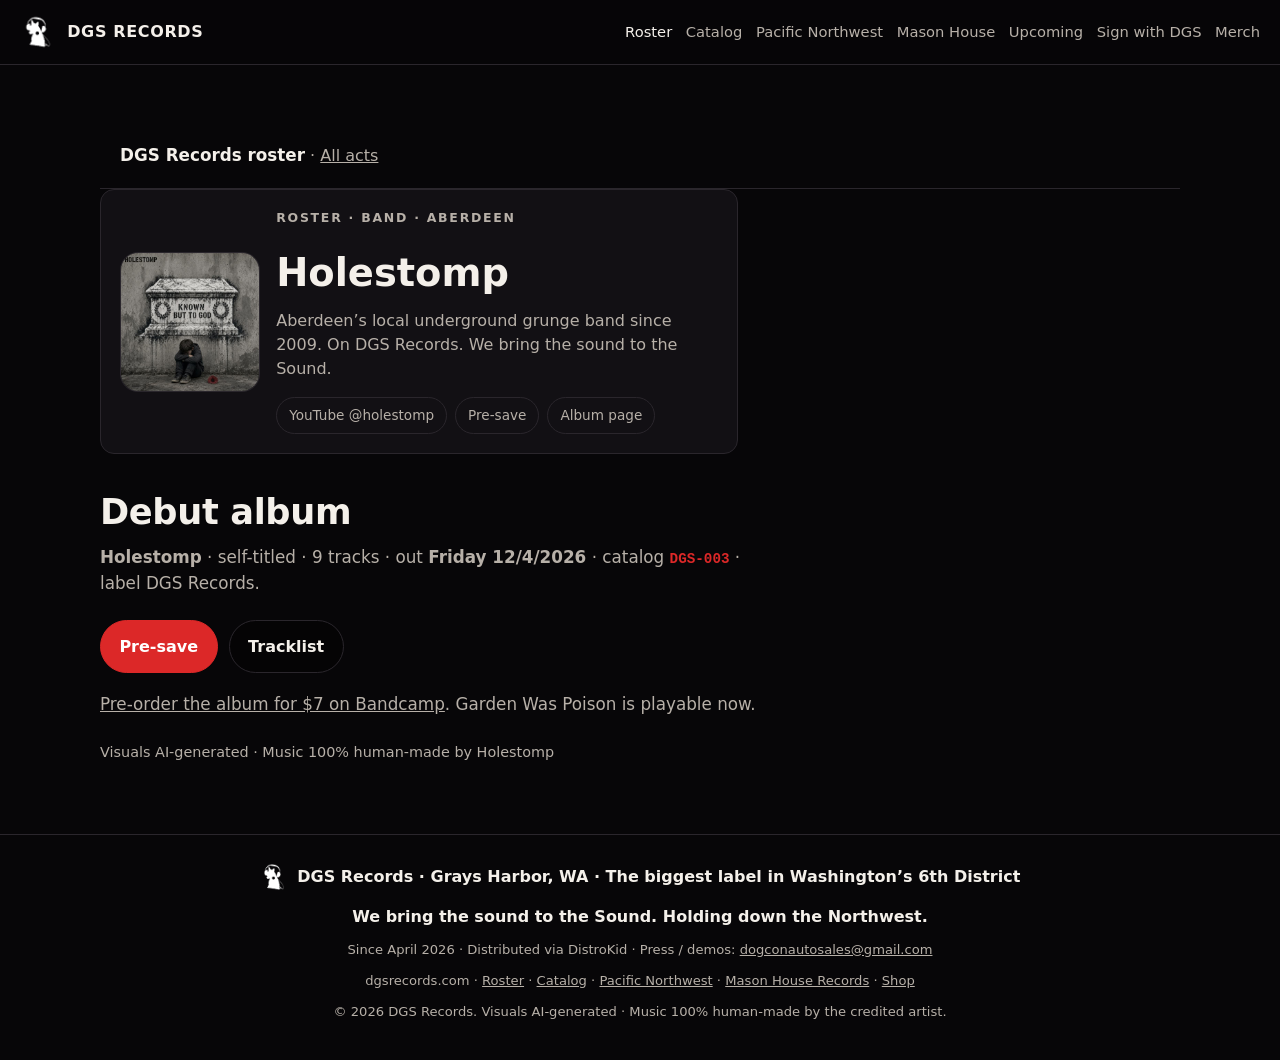
<file: artists/holestomp.html>
<!doctype html>
<html lang="en">
<head>
<meta charset="utf-8">
<meta name="viewport" content="width=device-width,initial-scale=1">
<title>Holestomp · DGS Records · Aberdeen</title>
<meta name="description" content="Aberdeen&#x27;s local underground grunge band since 2009. On DGS Records. We bring the sound to the Sound. Debut album 12/4/2026.">
<link rel="canonical" href="https://dgsrecords.com/artists/holestomp.html">
<meta name="theme-color" content="#070608">
<link rel="icon" type="image/png" href="../assets/brand/favicon.png">
<link rel="apple-touch-icon" href="../assets/brand/apple-touch-icon.png">
<meta property="og:type" content="profile">
<meta property="og:url" content="https://dgsrecords.com/artists/holestomp.html">
<meta property="og:title" content="Holestomp · DGS Records · Aberdeen">
<meta property="og:description" content="Aberdeen&#x27;s local underground grunge band since 2009. On DGS Records. We bring the sound to the Sound. Debut album 12/4/2026.">
<meta property="og:image" content="https://dgsrecords.com/assets/releases/holestomp_1200.jpg">
<meta name="twitter:card" content="summary_large_image">
<meta name="twitter:title" content="Holestomp · DGS Records · Aberdeen">
<meta name="twitter:description" content="Aberdeen&#x27;s local underground grunge band since 2009. On DGS Records. We bring the sound to the Sound. Debut album 12/4/2026.">
<meta name="twitter:image" content="https://dgsrecords.com/assets/releases/holestomp_1200.jpg">
<script type="application/ld+json">
{"@context": "https://schema.org", "@type": "MusicGroup", "name": "Holestomp", "url": "https://dgsrecords.com/artists/holestomp.html", "description": "Aberdeen's local underground grunge band since 2009. On DGS Records. We bring the sound to the Sound.", "genre": ["Grunge", "Rock"], "foundingLocation": {"@type": "Place", "name": "Aberdeen, Washington, USA"}, "memberOf": {"@type": "RecordLabel", "name": "DGS Records", "url": "https://dgsrecords.com/"}, "sameAs": ["https://www.youtube.com/@holestomp"], "album": [{"@type": "MusicAlbum", "name": "Holestomp", "url": "https://dgsrecords.com/releases/holestomp.html", "datePublished": "2026-12-04"}]}
</script>
<link rel="stylesheet" href="../style.css">
</head>
<body>
<a class="skip" href="#main">Skip to content</a>
<header class="top">
  <a class="brand" href="../index.html"><img src="../assets/brand/dog_mark.png" width="36" height="40" alt="">DGS RECORDS</a>
  <nav aria-label="Primary">
    <a href="../roster.html" class="active">Roster</a>
    <a href="../index.html#catalog">Catalog</a>
    <a href="../pacific-northwest.html">Pacific Northwest</a>
    <a href="../mason-house.html">Mason House</a>
    <a href="../index.html#upcoming">Upcoming</a>
    <a href="../index.html#sign">Sign with DGS</a>
    <a href="../index.html#merch">Merch</a>
  </nav>
</header>

<main id="main">
<section>
  <p class="about-bar"><strong>DGS Records roster</strong> · <a href="../roster.html">All acts</a></p>
  <div class="grid artists">
    <article class="card artist-feat">
      <img class="avatar" src="../assets/artists/holestomp_avatar_800.jpg" width="140" height="140" alt="Holestomp">
      <div>
        <p class="kicker">Roster · Band · Aberdeen</p>
        <h1 style="margin:.2rem 0 .5rem;font-size:clamp(1.8rem,4vw,2.4rem)">Holestomp</h1>
        <p>Aberdeen&rsquo;s local underground grunge band since 2009. On DGS Records. We bring the sound to the Sound.</p>
        <div class="chips">
          <a class="chip" href="https://www.youtube.com/@holestomp" target="_blank" rel="noopener">YouTube @holestomp</a>
          <a class="chip" href="https://distrokid.com/hyperfollow/holestomp/holestomp" target="_blank" rel="noopener">Pre-save</a>
          <a class="chip" href="../releases/holestomp.html">Album page</a>
        </div>
      </div>
    </article>
  </div>
  <h2 class="presence" style="margin-top:2rem">Debut album</h2>
  <p class="sub-big"><strong>Holestomp</strong> · self-titled · 9 tracks · out <strong>Friday 12/4/2026</strong> · catalog <code>DGS-003</code> · label DGS Records.</p>
  <div class="btns">
    <a class="btn red" href="https://distrokid.com/hyperfollow/holestomp/holestomp" target="_blank" rel="noopener">Pre-save</a>
    <a class="btn" href="../releases/holestomp.html">Tracklist</a>
  </div>
  <p class="sub-big" style="margin-top:1.2rem"><a href="https://dgsrecords.bandcamp.com/album/holestomp" target="_blank" rel="noopener">Pre-order the album for $7 on Bandcamp</a>. Garden Was Poison is playable now.</p>
  <p class="note" style="margin-top:1.5rem">Visuals AI-generated · Music 100% human-made by Holestomp</p>
</section>
</main>

<footer>
  <div class="foot-inner">
    <div class="foot-brand"><img src="../assets/brand/dog_mark.png" width="28" height="31" alt="">DGS Records · Grays Harbor, WA · The biggest label in Washington&rsquo;s 6th District</div>
    <p class="foot-slogan"><strong>We bring the sound to the Sound.</strong> <strong>Holding down the Northwest.</strong></p>
    <div class="tiny">Since April 2026 · Distributed via DistroKid · Press / demos: <a href="mailto:dogconautosales@gmail.com">dogconautosales@gmail.com</a></div>
    <div class="tiny">dgsrecords.com · <a href="../roster.html">Roster</a> · <a href="../catalog.html">Catalog</a> · <a href="../pacific-northwest.html">Pacific Northwest</a> · <a href="../mason-house.html">Mason House Records</a> · <a href="https://dj-dogcon-shop.fourthwall.com/collections/all" target="_blank" rel="noopener">Shop</a></div>
    <div class="tiny">© 2026 DGS Records. Visuals AI-generated · Music 100% human-made by the credited artist.</div>
  </div>
</footer>
</body>
</html>
</file>
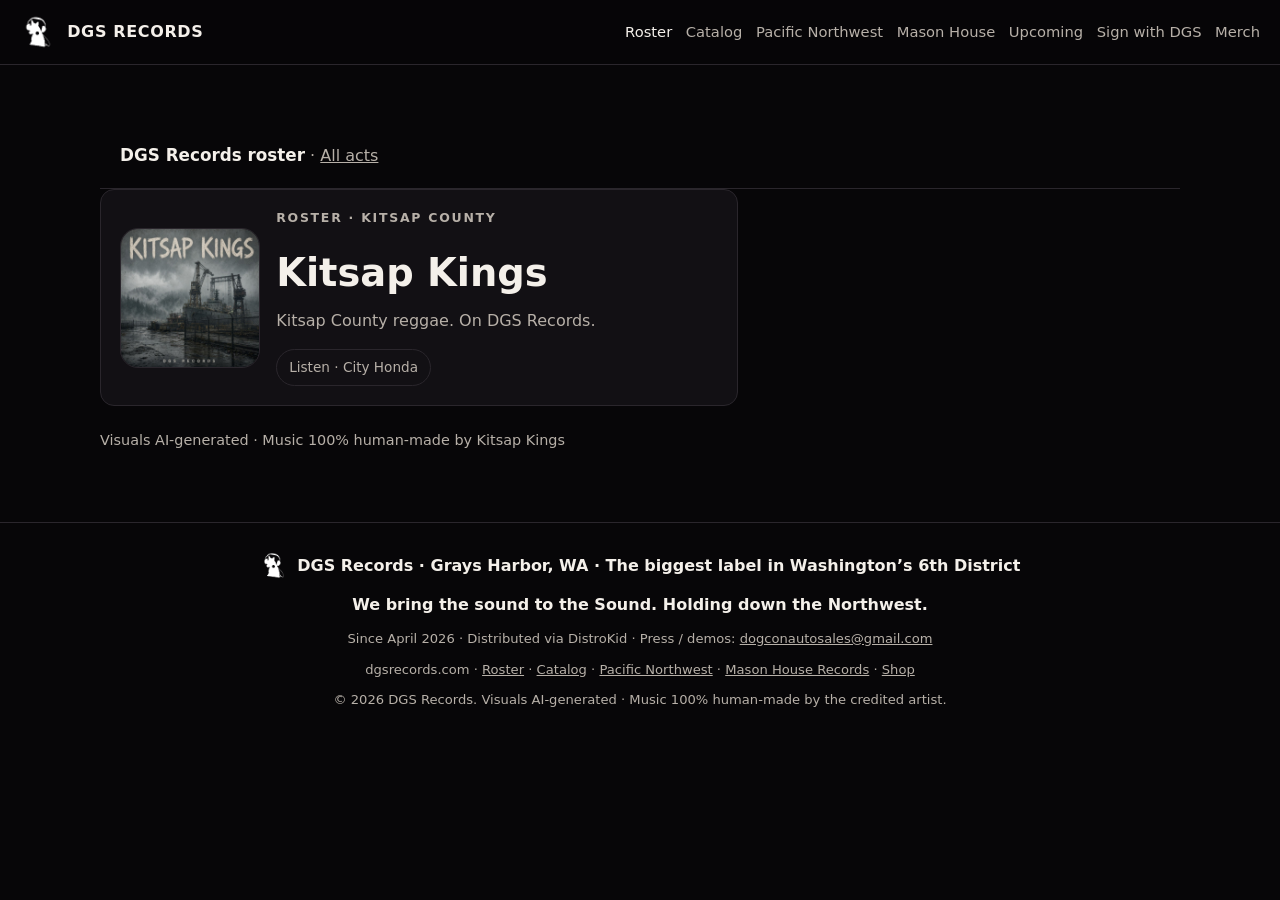
<file: artists/kitsap-kings.html>
<!doctype html>
<html lang="en">
<head>
<meta charset="utf-8">
<meta name="viewport" content="width=device-width,initial-scale=1">
<title>Kitsap Kings · DGS Records</title>
<meta name="description" content="Kitsap County reggae. On DGS Records. Home of City Honda.">
<link rel="canonical" href="https://dgsrecords.com/artists/kitsap-kings.html">
<meta name="theme-color" content="#070608">
<link rel="icon" type="image/png" href="../assets/brand/favicon.png">
<link rel="apple-touch-icon" href="../assets/brand/apple-touch-icon.png">
<meta property="og:type" content="profile">
<meta property="og:url" content="https://dgsrecords.com/artists/kitsap-kings.html">
<meta property="og:title" content="Kitsap Kings · DGS Records">
<meta property="og:description" content="Kitsap County reggae. On DGS Records. Home of City Honda.">
<meta property="og:image" content="https://dgsrecords.com/assets/artists/kitsap_kings_1200.jpg">
<meta name="twitter:card" content="summary_large_image">
<meta name="twitter:title" content="Kitsap Kings · DGS Records">
<meta name="twitter:description" content="Kitsap County reggae. On DGS Records. Home of City Honda.">
<meta name="twitter:image" content="https://dgsrecords.com/assets/artists/kitsap_kings_1200.jpg">
<script type="application/ld+json">
{"@context": "https://schema.org", "@type": "MusicGroup", "name": "Kitsap Kings", "url": "https://dgsrecords.com/artists/kitsap-kings.html", "description": "Kitsap County reggae. On DGS Records.", "genre": ["Reggae"], "foundingLocation": {"@type": "Place", "name": "Kitsap County, Washington, USA"}, "memberOf": {"@type": "RecordLabel", "name": "DGS Records", "url": "https://dgsrecords.com/"}, "image": "https://dgsrecords.com/assets/artists/kitsap_kings_1200.jpg"}
</script>
<link rel="stylesheet" href="../style.css">
</head>
<body>
<a class="skip" href="#main">Skip to content</a>
<header class="top">
  <a class="brand" href="../index.html"><img src="../assets/brand/dog_mark.png" width="36" height="40" alt="">DGS RECORDS</a>
  <nav aria-label="Primary">
    <a href="../roster.html" class="active">Roster</a>
    <a href="../index.html#catalog">Catalog</a>
    <a href="../pacific-northwest.html">Pacific Northwest</a>
    <a href="../mason-house.html">Mason House</a>
    <a href="../index.html#upcoming">Upcoming</a>
    <a href="../index.html#sign">Sign with DGS</a>
    <a href="../index.html#merch">Merch</a>
  </nav>
</header>

<main id="main">
<section>
  <p class="about-bar"><strong>DGS Records roster</strong> · <a href="../roster.html">All acts</a></p>
  <div class="grid artists">
    <article class="card artist-feat">
      <img class="avatar" src="../assets/artists/kitsap_kings_1200.jpg" width="140" height="140" alt="Kitsap Kings cover">
      <div>
        <p class="kicker">Roster · Kitsap County</p>
        <h1 style="margin:.2rem 0 .5rem;font-size:clamp(1.8rem,4vw,2.4rem)">Kitsap Kings</h1>
        <p>Kitsap County reggae. On DGS Records.</p>
        <div class="chips">
          <a class="chip" href="https://soundcloud.com/dogconleon/city-honda" target="_blank" rel="noopener">Listen · City Honda</a>
        </div>
      </div>
    </article>
  </div>
  <p class="note" style="margin-top:1.5rem">Visuals AI-generated · Music 100% human-made by Kitsap Kings</p>
</section>
</main>

<footer>
  <div class="foot-inner">
    <div class="foot-brand"><img src="../assets/brand/dog_mark.png" width="28" height="31" alt="">DGS Records · Grays Harbor, WA · The biggest label in Washington&rsquo;s 6th District</div>
    <p class="foot-slogan"><strong>We bring the sound to the Sound.</strong> <strong>Holding down the Northwest.</strong></p>
    <div class="tiny">Since April 2026 · Distributed via DistroKid · Press / demos: <a href="mailto:dogconautosales@gmail.com">dogconautosales@gmail.com</a></div>
    <div class="tiny">dgsrecords.com · <a href="../roster.html">Roster</a> · <a href="../catalog.html">Catalog</a> · <a href="../pacific-northwest.html">Pacific Northwest</a> · <a href="../mason-house.html">Mason House Records</a> · <a href="https://dj-dogcon-shop.fourthwall.com/collections/all" target="_blank" rel="noopener">Shop</a></div>
    <div class="tiny">© 2026 DGS Records. Visuals AI-generated · Music 100% human-made by the credited artist.</div>
  </div>
</footer>
</body>
</html>
</file>
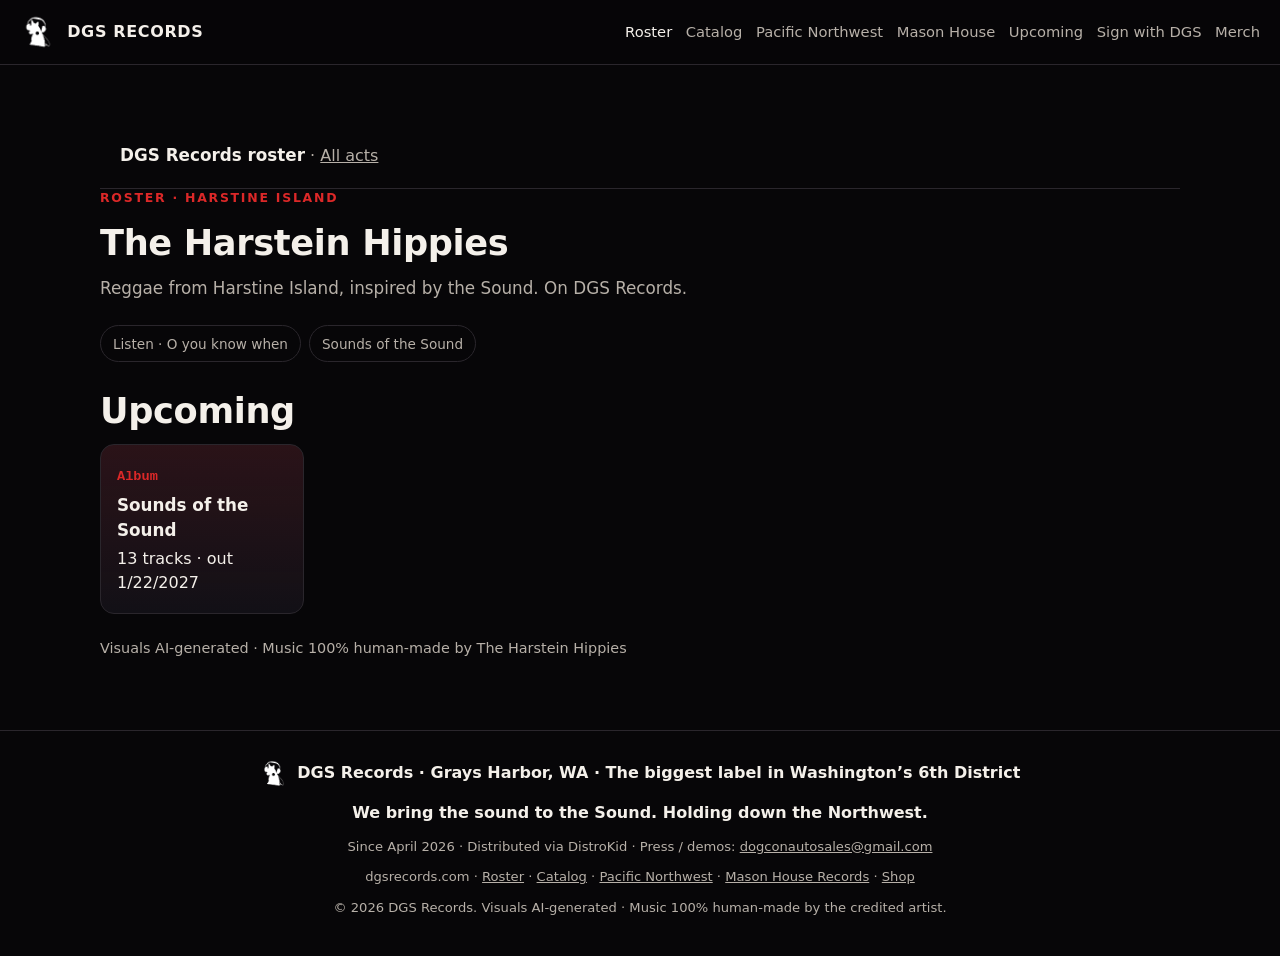
<file: artists/the-harstein-hippies.html>
<!doctype html>
<html lang="en">
<head>
<meta charset="utf-8">
<meta name="viewport" content="width=device-width,initial-scale=1">
<title>The Harstein Hippies · DGS Records</title>
<meta name="description" content="Reggae from Harstine Island, inspired by the Sound. On DGS Records. Album Sounds of the Sound out 1/22/2027.">
<link rel="canonical" href="https://dgsrecords.com/artists/the-harstein-hippies.html">
<meta name="theme-color" content="#070608">
<link rel="icon" type="image/png" href="../assets/brand/favicon.png">
<link rel="apple-touch-icon" href="../assets/brand/apple-touch-icon.png">
<meta property="og:type" content="profile">
<meta property="og:url" content="https://dgsrecords.com/artists/the-harstein-hippies.html">
<meta property="og:title" content="The Harstein Hippies · DGS Records">
<meta property="og:description" content="Reggae from Harstine Island, inspired by the Sound. On DGS Records. Album Sounds of the Sound out 1/22/2027.">
<meta property="og:image" content="https://dgsrecords.com/assets/releases/sounds_of_the_sound_1200.jpg">
<meta name="twitter:card" content="summary_large_image">
<meta name="twitter:title" content="The Harstein Hippies · DGS Records">
<meta name="twitter:description" content="Reggae from Harstine Island, inspired by the Sound. On DGS Records. Album Sounds of the Sound out 1/22/2027.">
<meta name="twitter:image" content="https://dgsrecords.com/assets/releases/sounds_of_the_sound_1200.jpg">
<script type="application/ld+json">
{"@context": "https://schema.org", "@type": "MusicGroup", "name": "The Harstein Hippies", "url": "https://dgsrecords.com/artists/the-harstein-hippies.html", "description": "Reggae from Harstine Island, inspired by the Sound. On DGS Records.", "genre": ["Reggae"], "foundingLocation": {"@type": "Place", "name": "Harstine Island, Washington, USA"}, "memberOf": {"@type": "RecordLabel", "name": "DGS Records", "url": "https://dgsrecords.com/"}, "album": [{"@type": "MusicAlbum", "name": "Sounds of the Sound", "url": "https://dgsrecords.com/releases/sounds-of-the-sound.html", "datePublished": "2027-01-22"}]}
</script>
<link rel="stylesheet" href="../style.css">
</head>
<body>
<a class="skip" href="#main">Skip to content</a>
<header class="top">
  <a class="brand" href="../index.html"><img src="../assets/brand/dog_mark.png" width="36" height="40" alt="">DGS RECORDS</a>
  <nav aria-label="Primary">
    <a href="../roster.html" class="active">Roster</a>
    <a href="../index.html#catalog">Catalog</a>
    <a href="../pacific-northwest.html">Pacific Northwest</a>
    <a href="../mason-house.html">Mason House</a>
    <a href="../index.html#upcoming">Upcoming</a>
    <a href="../index.html#sign">Sign with DGS</a>
    <a href="../index.html#merch">Merch</a>
  </nav>
</header>

<main id="main">
<section>
  <p class="about-bar"><strong>DGS Records roster</strong> · <a href="../roster.html">All acts</a></p>
  <p class="kicker">Roster · Harstine Island</p>
  <h1 class="presence">The Harstein Hippies</h1>
  <p class="sub-big">Reggae from Harstine Island, inspired by the Sound. On DGS Records.</p>
  <div class="chips" style="margin-bottom:1.4rem">
    <a class="chip" href="https://soundcloud.com/dogconleon/o-you-know-when" target="_blank" rel="noopener">Listen · O you know when</a>
    <a class="chip" href="../releases/sounds-of-the-sound.html">Sounds of the Sound</a>
  </div>
  <h2 class="presence">Upcoming</h2>
  <div class="up-strip">
    <a class="up-card" href="../releases/sounds-of-the-sound.html" style="text-decoration:none;color:inherit">
      <span class="cat-badge">Album</span>
      <strong>Sounds of the Sound</strong>
      <span>13 tracks · out 1/22/2027</span>
    </a>
  </div>
  <p class="note" style="margin-top:1.5rem">Visuals AI-generated · Music 100% human-made by The Harstein Hippies</p>
</section>
</main>

<footer>
  <div class="foot-inner">
    <div class="foot-brand"><img src="../assets/brand/dog_mark.png" width="28" height="31" alt="">DGS Records · Grays Harbor, WA · The biggest label in Washington&rsquo;s 6th District</div>
    <p class="foot-slogan"><strong>We bring the sound to the Sound.</strong> <strong>Holding down the Northwest.</strong></p>
    <div class="tiny">Since April 2026 · Distributed via DistroKid · Press / demos: <a href="mailto:dogconautosales@gmail.com">dogconautosales@gmail.com</a></div>
    <div class="tiny">dgsrecords.com · <a href="../roster.html">Roster</a> · <a href="../catalog.html">Catalog</a> · <a href="../pacific-northwest.html">Pacific Northwest</a> · <a href="../mason-house.html">Mason House Records</a> · <a href="https://dj-dogcon-shop.fourthwall.com/collections/all" target="_blank" rel="noopener">Shop</a></div>
    <div class="tiny">© 2026 DGS Records. Visuals AI-generated · Music 100% human-made by the credited artist.</div>
  </div>
</footer>
</body>
</html>
</file>
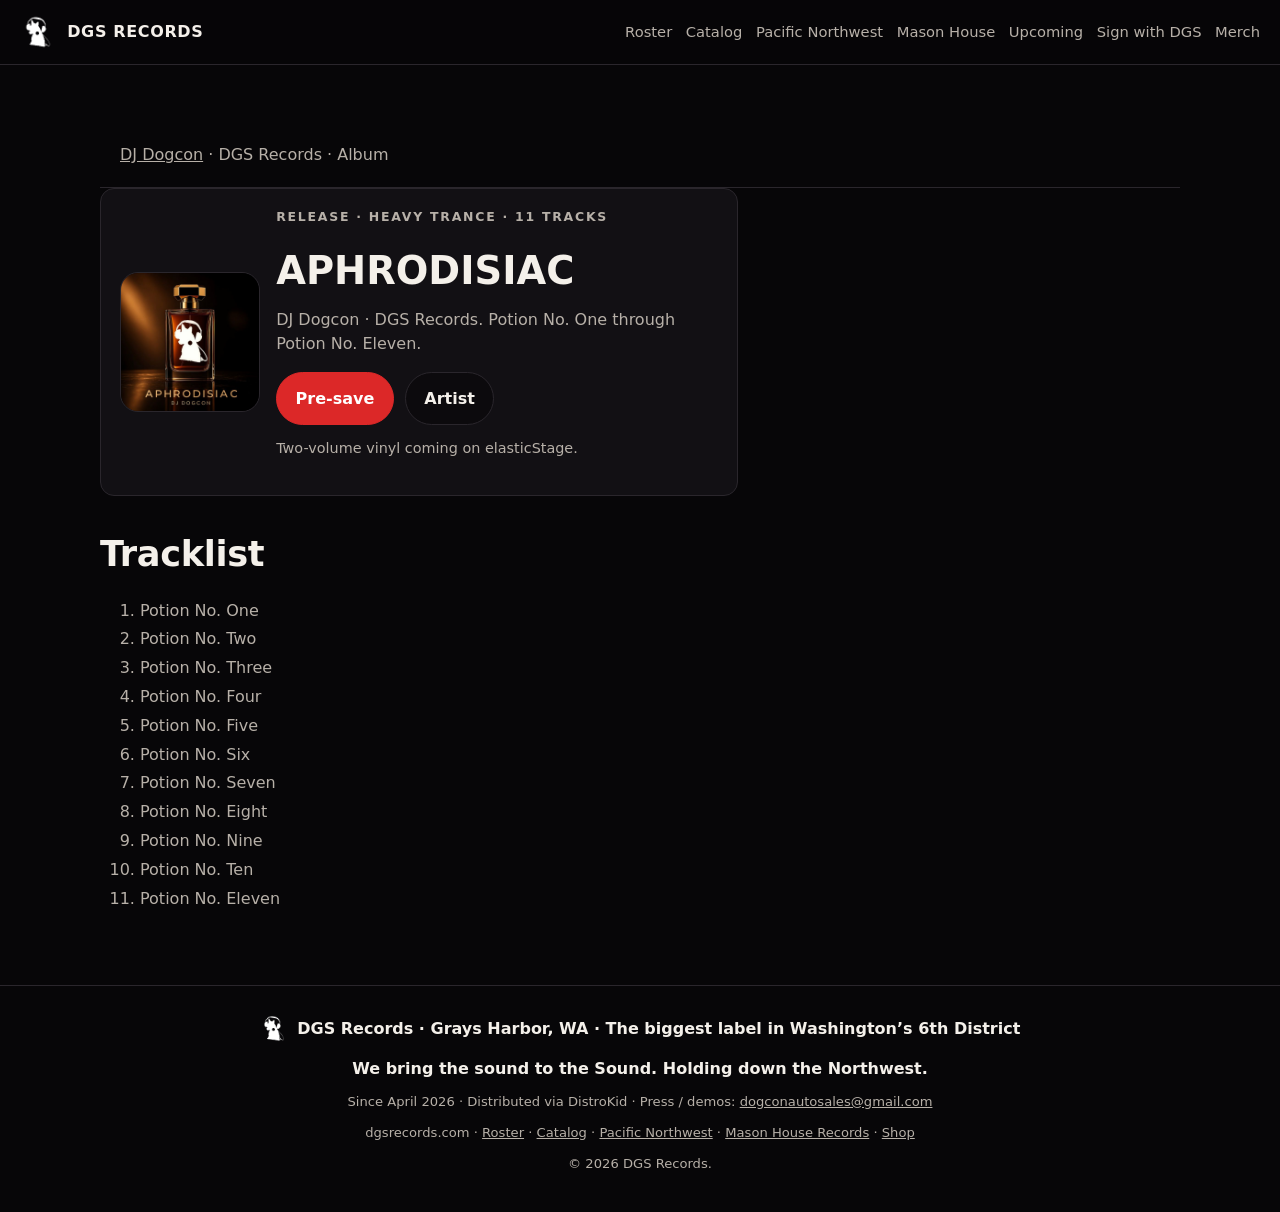
<file: releases/aphrodisiac.html>
<!doctype html>
<html lang="en">
<head>
<meta charset="utf-8">
<meta name="viewport" content="width=device-width,initial-scale=1">
<title>APHRODISIAC · DJ Dogcon · DGS Records</title>
<meta name="description" content="APHRODISIAC — DJ Dogcon, 11-track heavy trance album on DGS Records. Potion No. One through Potion No. Eleven. Pre-save open. Two-volume vinyl coming on elasticStage.">
<link rel="canonical" href="https://dgsrecords.com/releases/aphrodisiac.html">
<meta name="theme-color" content="#070608">
<link rel="icon" type="image/png" href="../assets/brand/favicon.png">
<link rel="apple-touch-icon" href="../assets/brand/apple-touch-icon.png">
<meta property="og:type" content="music.album">
<meta property="og:url" content="https://dgsrecords.com/releases/aphrodisiac.html">
<meta property="og:title" content="APHRODISIAC · DJ Dogcon · DGS Records">
<meta property="og:description" content="APHRODISIAC — DJ Dogcon, 11-track heavy trance album on DGS Records. Pre-save open. Two-volume vinyl coming on elasticStage.">
<meta property="og:image" content="https://dgsrecords.com/assets/releases/aphrodisiac_1200.jpg">
<meta name="twitter:card" content="summary_large_image">
<meta name="twitter:title" content="APHRODISIAC · DJ Dogcon · DGS Records">
<meta name="twitter:description" content="APHRODISIAC — DJ Dogcon, 11-track heavy trance album on DGS Records. Pre-save open.">
<meta name="twitter:image" content="https://dgsrecords.com/assets/releases/aphrodisiac_1200.jpg">
<script type="application/ld+json">
{"@context":"https://schema.org","@type":"MusicAlbum","name":"APHRODISIAC","url":"https://dgsrecords.com/releases/aphrodisiac.html","albumReleaseType":"AlbumRelease","genre":"Trance","numTracks":11,"byArtist":{"@type":"MusicGroup","name":"DJ Dogcon","url":"https://dgsrecords.com/artists/dj-dogcon.html"},"recordLabel":{"@type":"RecordLabel","name":"DGS Records","url":"https://dgsrecords.com/"},"image":"https://dgsrecords.com/assets/releases/aphrodisiac_1200.jpg","track":[{"@type":"MusicRecording","name":"Potion No. One","position":1},{"@type":"MusicRecording","name":"Potion No. Two","position":2},{"@type":"MusicRecording","name":"Potion No. Three","position":3},{"@type":"MusicRecording","name":"Potion No. Four","position":4},{"@type":"MusicRecording","name":"Potion No. Five","position":5},{"@type":"MusicRecording","name":"Potion No. Six","position":6},{"@type":"MusicRecording","name":"Potion No. Seven","position":7},{"@type":"MusicRecording","name":"Potion No. Eight","position":8},{"@type":"MusicRecording","name":"Potion No. Nine","position":9},{"@type":"MusicRecording","name":"Potion No. Ten","position":10},{"@type":"MusicRecording","name":"Potion No. Eleven","position":11}]}
</script>
<link rel="stylesheet" href="../style.css">
</head>
<body>
<a class="skip" href="#main">Skip to content</a>
<header class="top">
  <a class="brand" href="../index.html"><img src="../assets/brand/dog_mark.png" width="36" height="40" alt="">DGS RECORDS</a>
  <nav aria-label="Primary">
    <a href="../roster.html">Roster</a>
    <a href="../index.html#catalog">Catalog</a>
    <a href="../pacific-northwest.html">Pacific Northwest</a>
    <a href="../mason-house.html">Mason House</a>
    <a href="../index.html#upcoming">Upcoming</a>
    <a href="../index.html#sign">Sign with DGS</a>
    <a href="../index.html#merch">Merch</a>
  </nav>
</header>

<main id="main">
<section>
  <p class="about-bar"><a href="../artists/dj-dogcon.html">DJ Dogcon</a> · DGS Records · Album</p>
  <div class="grid artists">
    <article class="card artist-feat">
      <img class="avatar" src="../assets/releases/aphrodisiac_1200.jpg" width="140" height="140" alt="APHRODISIAC cover">
      <div>
        <p class="kicker">Release · heavy trance · 11 tracks</p>
        <h1 style="margin:.2rem 0 .5rem;font-size:clamp(1.8rem,4vw,2.4rem)">APHRODISIAC</h1>
        <p>DJ Dogcon · DGS Records. Potion No. One through Potion No. Eleven.</p>
        <div class="btns">
          <a class="btn red" href="https://distrokid.com/hyperfollow/djdogcon/aphrodisiac" target="_blank" rel="noopener">Pre-save</a>
          <a class="btn" href="../artists/dj-dogcon.html">Artist</a>
        </div>
        <p class="note" style="text-align:left;margin-top:.8rem">Two-volume vinyl coming on elasticStage.</p>
      </div>
    </article>
  </div>
  <h2 class="presence" style="margin-top:2rem">Tracklist</h2>
  <ol style="color:var(--muted);line-height:1.8">
    <li>Potion No. One</li>
    <li>Potion No. Two</li>
    <li>Potion No. Three</li>
    <li>Potion No. Four</li>
    <li>Potion No. Five</li>
    <li>Potion No. Six</li>
    <li>Potion No. Seven</li>
    <li>Potion No. Eight</li>
    <li>Potion No. Nine</li>
    <li>Potion No. Ten</li>
    <li>Potion No. Eleven</li>
  </ol>
</section>
</main>

<footer>
  <div class="foot-inner">
    <div class="foot-brand"><img src="../assets/brand/dog_mark.png" width="28" height="31" alt="">DGS Records · Grays Harbor, WA · The biggest label in Washington&rsquo;s 6th District</div>
    <p class="foot-slogan"><strong>We bring the sound to the Sound.</strong> <strong>Holding down the Northwest.</strong></p>
    <div class="tiny">Since April 2026 · Distributed via DistroKid · Press / demos: <a href="mailto:dogconautosales@gmail.com">dogconautosales@gmail.com</a></div>
    <div class="tiny">dgsrecords.com · <a href="../roster.html">Roster</a> · <a href="../catalog.html">Catalog</a> · <a href="../pacific-northwest.html">Pacific Northwest</a> · <a href="../mason-house.html">Mason House Records</a> · <a href="https://dj-dogcon-shop.fourthwall.com/collections/all" target="_blank" rel="noopener">Shop</a></div>
    <div class="tiny">© 2026 DGS Records.</div>
  </div>
</footer>
</body>
</html>
</file>
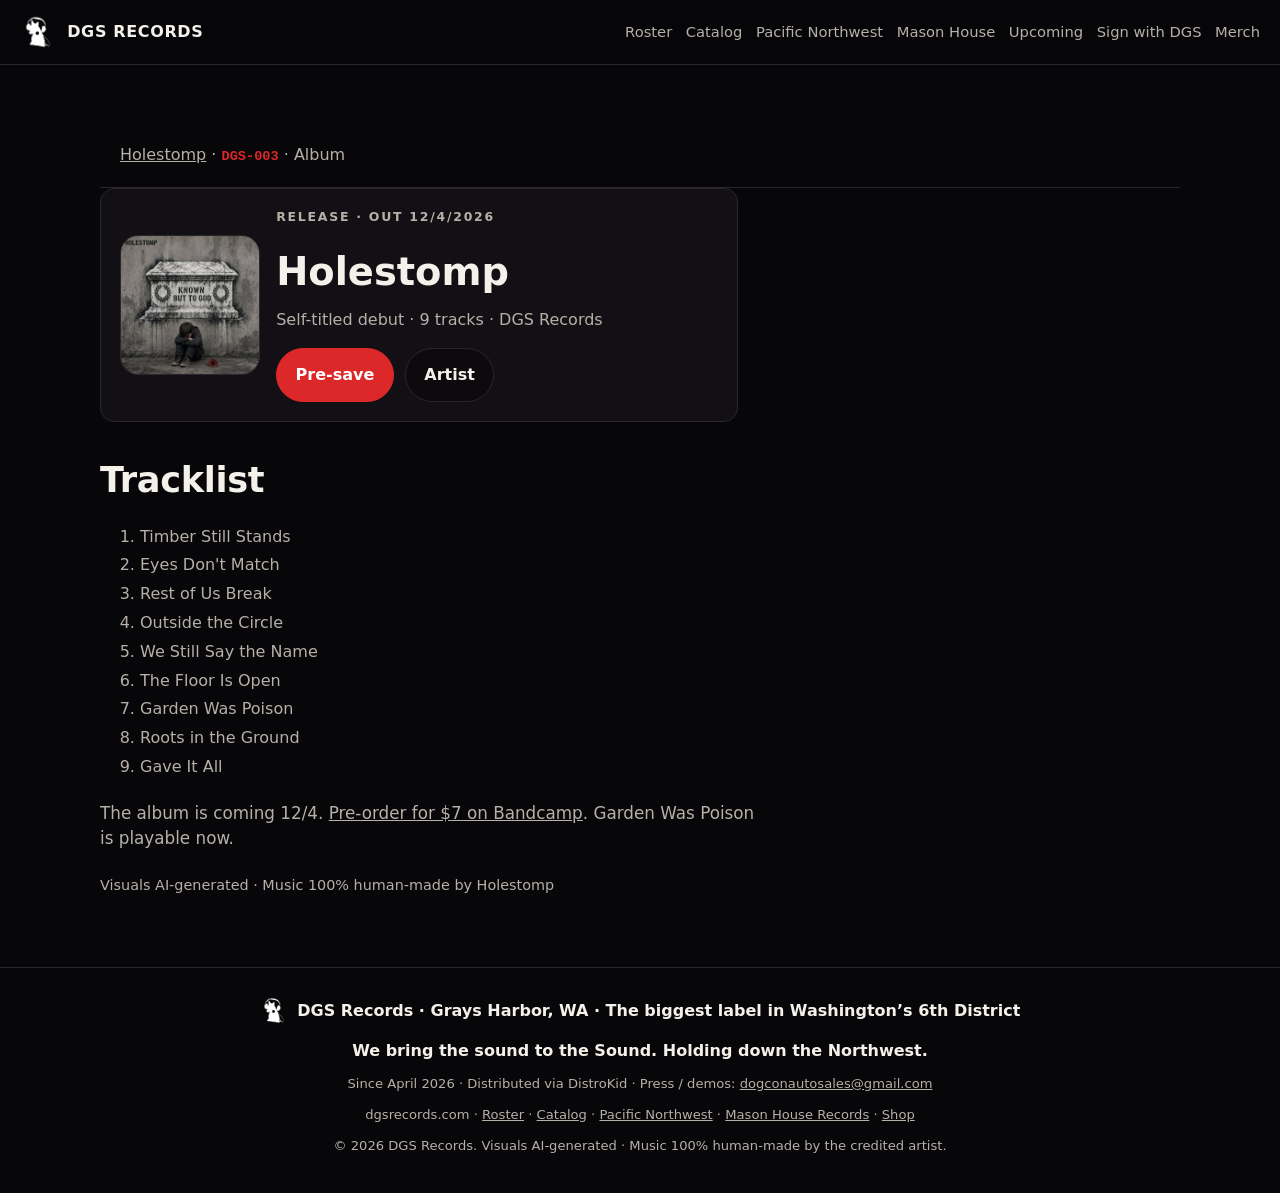
<file: releases/holestomp.html>
<!doctype html>
<html lang="en">
<head>
<meta charset="utf-8">
<meta name="viewport" content="width=device-width,initial-scale=1">
<title>Holestomp (album) · Holestomp · DGS Records</title>
<meta name="description" content="Holestomp — self-titled debut album, 9 tracks, out Friday 12/4/2026 on DGS Records. Aberdeen&#x27;s local underground grunge band since 2009.">
<link rel="canonical" href="https://dgsrecords.com/releases/holestomp.html">
<meta name="theme-color" content="#070608">
<link rel="icon" type="image/png" href="../assets/brand/favicon.png">
<link rel="apple-touch-icon" href="../assets/brand/apple-touch-icon.png">
<meta property="og:type" content="music.album">
<meta property="og:url" content="https://dgsrecords.com/releases/holestomp.html">
<meta property="og:title" content="Holestomp (album) · Holestomp · DGS Records">
<meta property="og:description" content="Holestomp — self-titled debut album, 9 tracks, out Friday 12/4/2026 on DGS Records. Aberdeen&#x27;s local underground grunge band since 2009.">
<meta property="og:image" content="https://dgsrecords.com/assets/releases/holestomp_1200.jpg">
<meta name="twitter:card" content="summary_large_image">
<meta name="twitter:title" content="Holestomp (album) · Holestomp · DGS Records">
<meta name="twitter:description" content="Holestomp — self-titled debut album, 9 tracks, out Friday 12/4/2026 on DGS Records. Aberdeen&#x27;s local underground grunge band since 2009.">
<meta name="twitter:image" content="https://dgsrecords.com/assets/releases/holestomp_1200.jpg">
<script type="application/ld+json">
{"@context": "https://schema.org", "@type": "MusicAlbum", "name": "Holestomp", "url": "https://dgsrecords.com/releases/holestomp.html", "datePublished": "2026-12-04", "albumReleaseType": "AlbumRelease", "byArtist": {"@type": "MusicGroup", "name": "Holestomp", "url": "https://dgsrecords.com/artists/holestomp.html"}, "recordLabel": {"@type": "RecordLabel", "name": "DGS Records", "url": "https://dgsrecords.com/"}, "image": "https://dgsrecords.com/assets/releases/holestomp_1200.jpg", "numTracks": 9, "track": [{"@type": "MusicRecording", "name": "Timber Still Stands", "position": 1}, {"@type": "MusicRecording", "name": "Eyes Don't Match", "position": 2}, {"@type": "MusicRecording", "name": "Rest of Us Break", "position": 3}, {"@type": "MusicRecording", "name": "Outside the Circle", "position": 4}, {"@type": "MusicRecording", "name": "We Still Say the Name", "position": 5}, {"@type": "MusicRecording", "name": "The Floor Is Open", "position": 6}, {"@type": "MusicRecording", "name": "Garden Was Poison", "position": 7}, {"@type": "MusicRecording", "name": "Roots in the Ground", "position": 8}, {"@type": "MusicRecording", "name": "Gave It All", "position": 9}]}
</script>
<link rel="stylesheet" href="../style.css">
</head>
<body>
<a class="skip" href="#main">Skip to content</a>
<header class="top">
  <a class="brand" href="../index.html"><img src="../assets/brand/dog_mark.png" width="36" height="40" alt="">DGS RECORDS</a>
  <nav aria-label="Primary">
    <a href="../roster.html">Roster</a>
    <a href="../index.html#catalog">Catalog</a>
    <a href="../pacific-northwest.html">Pacific Northwest</a>
    <a href="../mason-house.html">Mason House</a>
    <a href="../index.html#upcoming">Upcoming</a>
    <a href="../index.html#sign">Sign with DGS</a>
    <a href="../index.html#merch">Merch</a>
  </nav>
</header>

<main id="main">
<section>
  <p class="about-bar"><a href="../artists/holestomp.html">Holestomp</a> · <code>DGS-003</code> · Album</p>
  <div class="grid artists">
    <article class="card artist-feat">
      <img class="avatar" src="../assets/releases/holestomp_1200.jpg" width="140" height="140" alt="Holestomp album cover">
      <div>
        <p class="kicker">Release · out 12/4/2026</p>
        <h1 style="margin:.2rem 0 .5rem;font-size:clamp(1.8rem,4vw,2.4rem)">Holestomp</h1>
        <p>Self-titled debut · 9 tracks · DGS Records</p>
        <div class="btns">
          <a class="btn red" href="https://distrokid.com/hyperfollow/holestomp/holestomp" target="_blank" rel="noopener">Pre-save</a>
          <a class="btn" href="../artists/holestomp.html">Artist</a>
        </div>
      </div>
    </article>
  </div>
  <h2 class="presence" style="margin-top:2rem">Tracklist</h2>
  <ol style="color:var(--muted);line-height:1.8"><li>Timber Still Stands</li>
<li>Eyes Don&#x27;t Match</li>
<li>Rest of Us Break</li>
<li>Outside the Circle</li>
<li>We Still Say the Name</li>
<li>The Floor Is Open</li>
<li>Garden Was Poison</li>
<li>Roots in the Ground</li>
<li>Gave It All</li></ol>
  <p class="sub-big" style="margin-top:1.2rem">The album is coming 12/4. <a href="https://dgsrecords.bandcamp.com/album/holestomp" target="_blank" rel="noopener">Pre-order for $7 on Bandcamp</a>. Garden Was Poison is playable now.</p>
  <p class="note">Visuals AI-generated · Music 100% human-made by Holestomp</p>
</section>
</main>

<footer>
  <div class="foot-inner">
    <div class="foot-brand"><img src="../assets/brand/dog_mark.png" width="28" height="31" alt="">DGS Records · Grays Harbor, WA · The biggest label in Washington&rsquo;s 6th District</div>
    <p class="foot-slogan"><strong>We bring the sound to the Sound.</strong> <strong>Holding down the Northwest.</strong></p>
    <div class="tiny">Since April 2026 · Distributed via DistroKid · Press / demos: <a href="mailto:dogconautosales@gmail.com">dogconautosales@gmail.com</a></div>
    <div class="tiny">dgsrecords.com · <a href="../roster.html">Roster</a> · <a href="../catalog.html">Catalog</a> · <a href="../pacific-northwest.html">Pacific Northwest</a> · <a href="../mason-house.html">Mason House Records</a> · <a href="https://dj-dogcon-shop.fourthwall.com/collections/all" target="_blank" rel="noopener">Shop</a></div>
    <div class="tiny">© 2026 DGS Records. Visuals AI-generated · Music 100% human-made by the credited artist.</div>
  </div>
</footer>
</body>
</html>
</file>
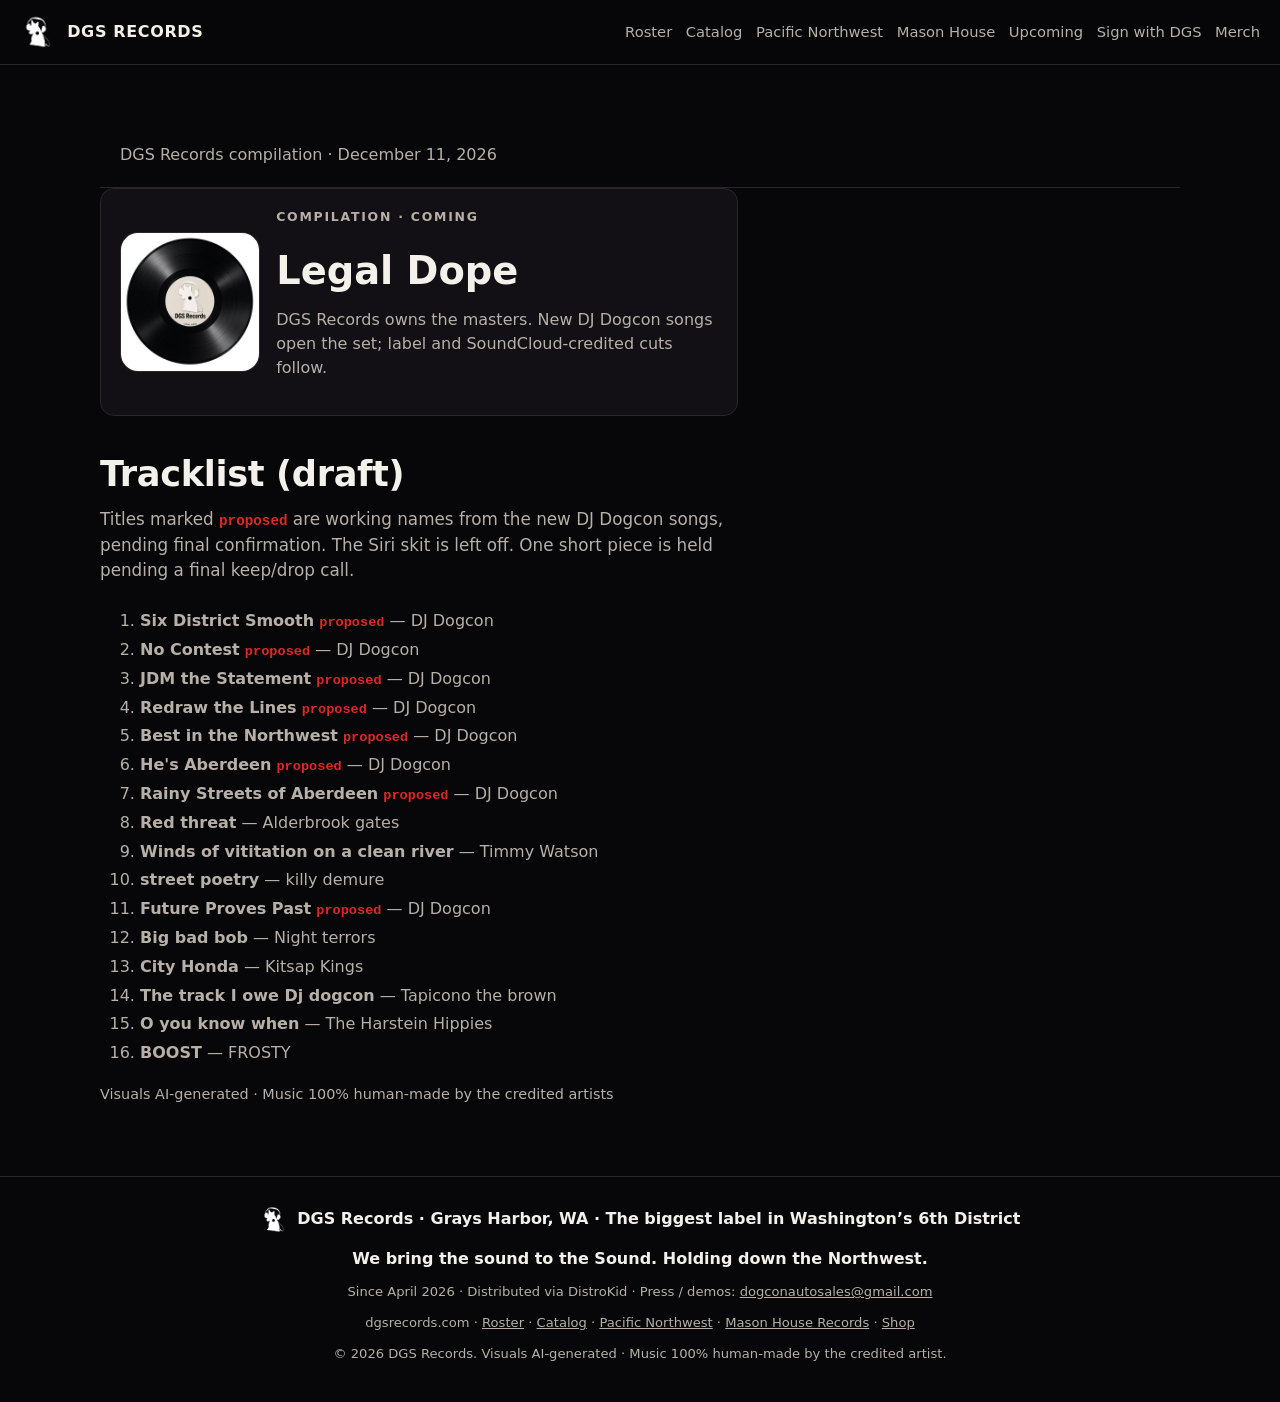
<file: releases/legal-dope.html>
<!doctype html>
<html lang="en">
<head>
<meta charset="utf-8">
<meta name="viewport" content="width=device-width,initial-scale=1">
<title>Legal Dope · DGS Records compilation</title>
<meta name="description" content="Legal Dope — DGS Records compilation. New DJ Dogcon songs plus label cuts. December 11, 2026. Track titles for new songs are proposed.">
<link rel="canonical" href="https://dgsrecords.com/releases/legal-dope.html">
<meta name="theme-color" content="#070608">
<link rel="icon" type="image/png" href="../assets/brand/favicon.png">
<link rel="apple-touch-icon" href="../assets/brand/apple-touch-icon.png">
<meta property="og:type" content="music.album">
<meta property="og:url" content="https://dgsrecords.com/releases/legal-dope.html">
<meta property="og:title" content="Legal Dope · DGS Records compilation">
<meta property="og:description" content="Legal Dope — DGS Records compilation. New DJ Dogcon songs plus label cuts. December 11, 2026. Track titles for new songs are proposed.">
<meta property="og:image" content="https://dgsrecords.com/assets/releases/legal_dope_1200.jpg">
<meta name="twitter:card" content="summary_large_image">
<meta name="twitter:title" content="Legal Dope · DGS Records compilation">
<meta name="twitter:description" content="Legal Dope — DGS Records compilation. New DJ Dogcon songs plus label cuts. December 11, 2026. Track titles for new songs are proposed.">
<meta name="twitter:image" content="https://dgsrecords.com/assets/releases/legal_dope_1200.jpg">
<script type="application/ld+json">
{"@context": "https://schema.org", "@type": "MusicAlbum", "name": "Legal Dope", "url": "https://dgsrecords.com/releases/legal-dope.html", "description": "DGS Records compilation. December 11, 2026. Track titles for new DJ Dogcon songs are proposed pending final confirmation.", "albumReleaseType": "AlbumRelease", "byArtist": {"@type": "MusicGroup", "name": "Various Artists"}, "recordLabel": {"@type": "RecordLabel", "name": "DGS Records", "url": "https://dgsrecords.com/"}, "image": "https://dgsrecords.com/assets/releases/legal_dope_1200.jpg", "track": [{"@type": "MusicRecording", "name": "Six District Smooth", "byArtist": {"@type": "MusicGroup", "name": "DJ Dogcon"}}, {"@type": "MusicRecording", "name": "No Contest", "byArtist": {"@type": "MusicGroup", "name": "DJ Dogcon"}}, {"@type": "MusicRecording", "name": "JDM the Statement", "byArtist": {"@type": "MusicGroup", "name": "DJ Dogcon"}}, {"@type": "MusicRecording", "name": "Redraw the Lines", "byArtist": {"@type": "MusicGroup", "name": "DJ Dogcon"}}, {"@type": "MusicRecording", "name": "Best in the Northwest", "byArtist": {"@type": "MusicGroup", "name": "DJ Dogcon"}}, {"@type": "MusicRecording", "name": "He's Aberdeen", "byArtist": {"@type": "MusicGroup", "name": "DJ Dogcon"}}, {"@type": "MusicRecording", "name": "Rainy Streets of Aberdeen", "byArtist": {"@type": "MusicGroup", "name": "DJ Dogcon"}}, {"@type": "MusicRecording", "name": "Red threat", "byArtist": {"@type": "MusicGroup", "name": "Alderbrook gates"}}, {"@type": "MusicRecording", "name": "Winds of vititation on a clean river", "byArtist": {"@type": "MusicGroup", "name": "Timmy Watson"}}, {"@type": "MusicRecording", "name": "street poetry", "byArtist": {"@type": "MusicGroup", "name": "killy demure"}}, {"@type": "MusicRecording", "name": "Future Proves Past", "byArtist": {"@type": "MusicGroup", "name": "DJ Dogcon"}}, {"@type": "MusicRecording", "name": "Big bad bob", "byArtist": {"@type": "MusicGroup", "name": "Night terrors"}}, {"@type": "MusicRecording", "name": "City Honda", "byArtist": {"@type": "MusicGroup", "name": "Kitsap Kings"}}, {"@type": "MusicRecording", "name": "The track I owe Dj dogcon", "byArtist": {"@type": "MusicGroup", "name": "Tapicono the brown"}}, {"@type": "MusicRecording", "name": "O you know when", "byArtist": {"@type": "MusicGroup", "name": "The Harstein Hippies"}}, {"@type": "MusicRecording", "name": "BOOST", "byArtist": {"@type": "MusicGroup", "name": "FROSTY"}}]}
</script>
<link rel="stylesheet" href="../style.css">
</head>
<body>
<a class="skip" href="#main">Skip to content</a>
<header class="top">
  <a class="brand" href="../index.html"><img src="../assets/brand/dog_mark.png" width="36" height="40" alt="">DGS RECORDS</a>
  <nav aria-label="Primary">
    <a href="../roster.html">Roster</a>
    <a href="../index.html#catalog">Catalog</a>
    <a href="../pacific-northwest.html">Pacific Northwest</a>
    <a href="../mason-house.html">Mason House</a>
    <a href="../index.html#upcoming">Upcoming</a>
    <a href="../index.html#sign">Sign with DGS</a>
    <a href="../index.html#merch">Merch</a>
  </nav>
</header>

<main id="main">
<section>
  <p class="about-bar">DGS Records compilation · December 11, 2026</p>
  <div class="grid artists">
    <article class="card artist-feat">
      <img class="avatar" src="../assets/releases/legal_dope_1200.jpg" width="140" height="140" alt="Legal Dope cover">
      <div>
        <p class="kicker">Compilation · coming</p>
        <h1 style="margin:.2rem 0 .5rem;font-size:clamp(1.8rem,4vw,2.4rem)">Legal Dope</h1>
        <p>DGS Records owns the masters. New DJ Dogcon songs open the set; label and SoundCloud-credited cuts follow.</p>
      </div>
    </article>
  </div>
  <h2 class="presence" style="margin-top:2rem">Tracklist (draft)</h2>
  <p class="sub-big">Titles marked <span class="cat-badge">proposed</span> are working names from the new DJ Dogcon songs, pending final confirmation. The Siri skit is left off. One short piece is held pending a final keep/drop call.</p>
  <ol style="color:var(--muted);line-height:1.8"><li><strong>Six District Smooth</strong> <span class="cat-badge">proposed</span> — DJ Dogcon</li>
<li><strong>No Contest</strong> <span class="cat-badge">proposed</span> — DJ Dogcon</li>
<li><strong>JDM the Statement</strong> <span class="cat-badge">proposed</span> — DJ Dogcon</li>
<li><strong>Redraw the Lines</strong> <span class="cat-badge">proposed</span> — DJ Dogcon</li>
<li><strong>Best in the Northwest</strong> <span class="cat-badge">proposed</span> — DJ Dogcon</li>
<li><strong>He&#x27;s Aberdeen</strong> <span class="cat-badge">proposed</span> — DJ Dogcon</li>
<li><strong>Rainy Streets of Aberdeen</strong> <span class="cat-badge">proposed</span> — DJ Dogcon</li>
<li><strong>Red threat</strong> — Alderbrook gates</li>
<li><strong>Winds of vititation on a clean river</strong> — Timmy Watson</li>
<li><strong>street poetry</strong> — killy demure</li>
<li><strong>Future Proves Past</strong> <span class="cat-badge">proposed</span> — DJ Dogcon</li>
<li><strong>Big bad bob</strong> — Night terrors</li>
<li><strong>City Honda</strong> — Kitsap Kings</li>
<li><strong>The track I owe Dj dogcon</strong> — Tapicono the brown</li>
<li><strong>O you know when</strong> — The Harstein Hippies</li>
<li><strong>BOOST</strong> — FROSTY</li></ol>
  <p class="note">Visuals AI-generated · Music 100% human-made by the credited artists</p>
</section>
</main>

<footer>
  <div class="foot-inner">
    <div class="foot-brand"><img src="../assets/brand/dog_mark.png" width="28" height="31" alt="">DGS Records · Grays Harbor, WA · The biggest label in Washington&rsquo;s 6th District</div>
    <p class="foot-slogan"><strong>We bring the sound to the Sound.</strong> <strong>Holding down the Northwest.</strong></p>
    <div class="tiny">Since April 2026 · Distributed via DistroKid · Press / demos: <a href="mailto:dogconautosales@gmail.com">dogconautosales@gmail.com</a></div>
    <div class="tiny">dgsrecords.com · <a href="../roster.html">Roster</a> · <a href="../catalog.html">Catalog</a> · <a href="../pacific-northwest.html">Pacific Northwest</a> · <a href="../mason-house.html">Mason House Records</a> · <a href="https://dj-dogcon-shop.fourthwall.com/collections/all" target="_blank" rel="noopener">Shop</a></div>
    <div class="tiny">© 2026 DGS Records. Visuals AI-generated · Music 100% human-made by the credited artist.</div>
  </div>
</footer>
</body>
</html>
</file>
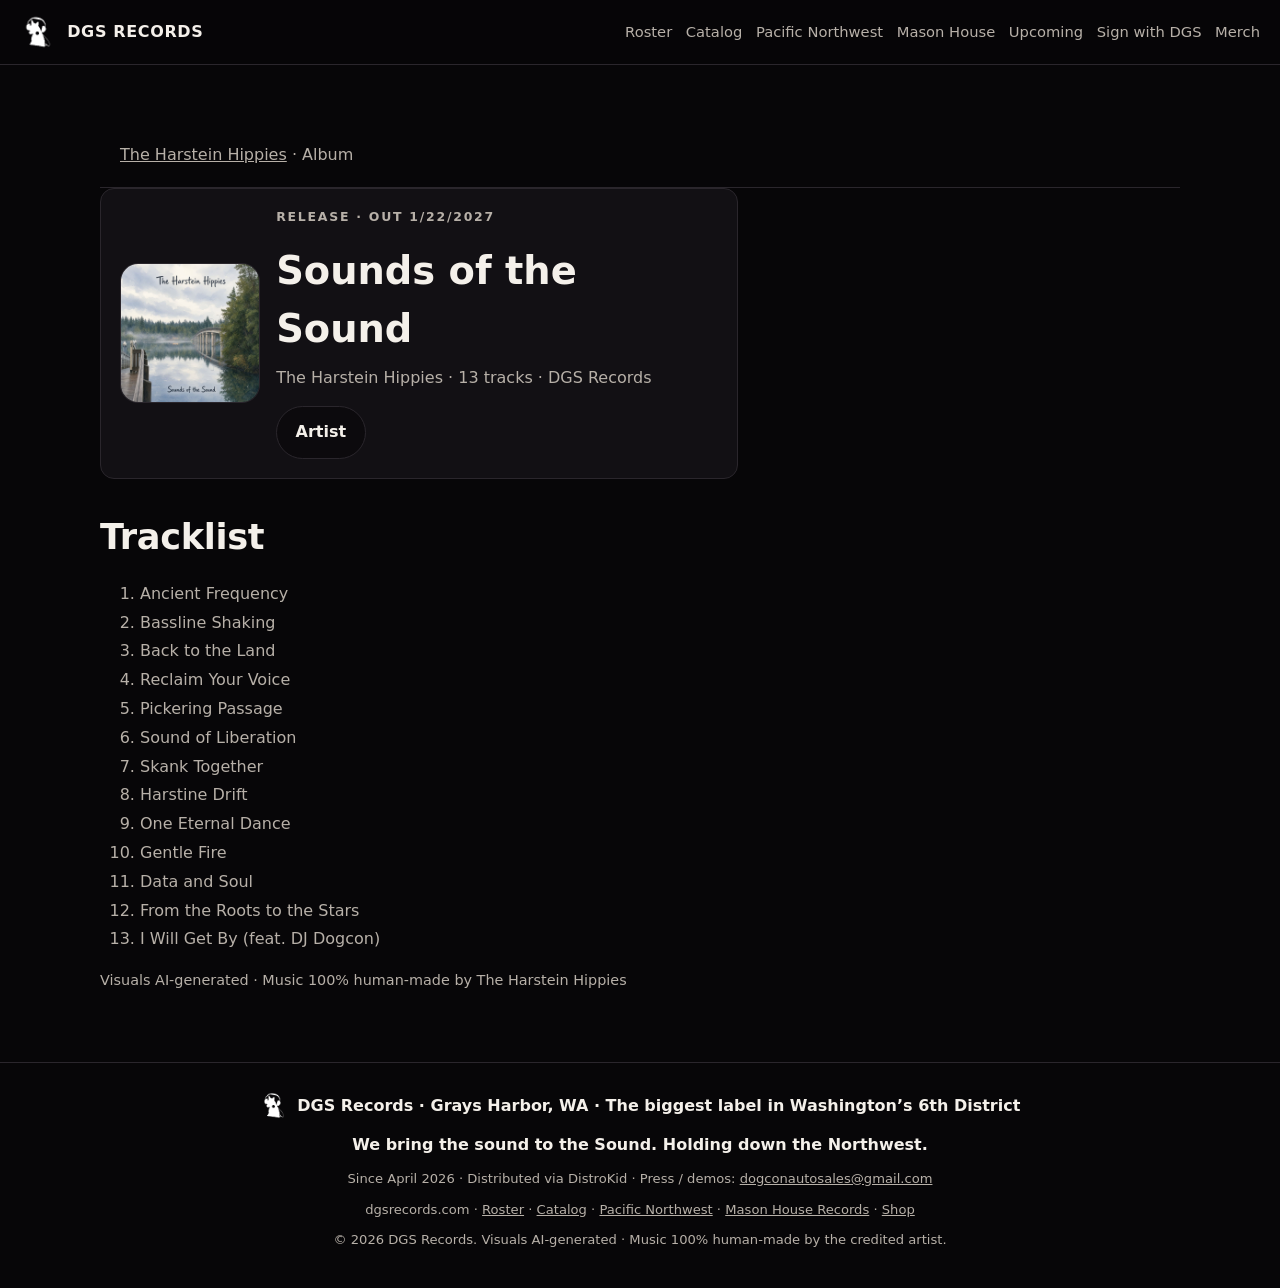
<file: releases/sounds-of-the-sound.html>
<!doctype html>
<html lang="en">
<head>
<meta charset="utf-8">
<meta name="viewport" content="width=device-width,initial-scale=1">
<title>Sounds of the Sound · The Harstein Hippies · DGS Records</title>
<meta name="description" content="Sounds of the Sound — 13-track album by The Harstein Hippies on DGS Records. Out Friday 1/22/2027. Reggae from Harstine Island.">
<link rel="canonical" href="https://dgsrecords.com/releases/sounds-of-the-sound.html">
<meta name="theme-color" content="#070608">
<link rel="icon" type="image/png" href="../assets/brand/favicon.png">
<link rel="apple-touch-icon" href="../assets/brand/apple-touch-icon.png">
<meta property="og:type" content="music.album">
<meta property="og:url" content="https://dgsrecords.com/releases/sounds-of-the-sound.html">
<meta property="og:title" content="Sounds of the Sound · The Harstein Hippies · DGS Records">
<meta property="og:description" content="Sounds of the Sound — 13-track album by The Harstein Hippies on DGS Records. Out Friday 1/22/2027. Reggae from Harstine Island.">
<meta property="og:image" content="https://dgsrecords.com/assets/releases/sounds_of_the_sound_1200.jpg">
<meta name="twitter:card" content="summary_large_image">
<meta name="twitter:title" content="Sounds of the Sound · The Harstein Hippies · DGS Records">
<meta name="twitter:description" content="Sounds of the Sound — 13-track album by The Harstein Hippies on DGS Records. Out Friday 1/22/2027. Reggae from Harstine Island.">
<meta name="twitter:image" content="https://dgsrecords.com/assets/releases/sounds_of_the_sound_1200.jpg">
<script type="application/ld+json">
{"@context": "https://schema.org", "@type": "MusicAlbum", "name": "Sounds of the Sound", "url": "https://dgsrecords.com/releases/sounds-of-the-sound.html", "datePublished": "2027-01-22", "albumReleaseType": "AlbumRelease", "byArtist": {"@type": "MusicGroup", "name": "The Harstein Hippies", "url": "https://dgsrecords.com/artists/the-harstein-hippies.html"}, "recordLabel": {"@type": "RecordLabel", "name": "DGS Records", "url": "https://dgsrecords.com/"}, "image": "https://dgsrecords.com/assets/releases/sounds_of_the_sound_1200.jpg", "numTracks": 13, "track": [{"@type": "MusicRecording", "name": "Ancient Frequency", "position": 1}, {"@type": "MusicRecording", "name": "Bassline Shaking", "position": 2}, {"@type": "MusicRecording", "name": "Back to the Land", "position": 3}, {"@type": "MusicRecording", "name": "Reclaim Your Voice", "position": 4}, {"@type": "MusicRecording", "name": "Pickering Passage", "position": 5}, {"@type": "MusicRecording", "name": "Sound of Liberation", "position": 6}, {"@type": "MusicRecording", "name": "Skank Together", "position": 7}, {"@type": "MusicRecording", "name": "Harstine Drift", "position": 8}, {"@type": "MusicRecording", "name": "One Eternal Dance", "position": 9}, {"@type": "MusicRecording", "name": "Gentle Fire", "position": 10}, {"@type": "MusicRecording", "name": "Data and Soul", "position": 11}, {"@type": "MusicRecording", "name": "From the Roots to the Stars", "position": 12}, {"@type": "MusicRecording", "name": "I Will Get By (feat. DJ Dogcon)", "position": 13}]}
</script>
<link rel="stylesheet" href="../style.css">
</head>
<body>
<a class="skip" href="#main">Skip to content</a>
<header class="top">
  <a class="brand" href="../index.html"><img src="../assets/brand/dog_mark.png" width="36" height="40" alt="">DGS RECORDS</a>
  <nav aria-label="Primary">
    <a href="../roster.html">Roster</a>
    <a href="../index.html#catalog">Catalog</a>
    <a href="../pacific-northwest.html">Pacific Northwest</a>
    <a href="../mason-house.html">Mason House</a>
    <a href="../index.html#upcoming">Upcoming</a>
    <a href="../index.html#sign">Sign with DGS</a>
    <a href="../index.html#merch">Merch</a>
  </nav>
</header>

<main id="main">
<section>
  <p class="about-bar"><a href="../artists/the-harstein-hippies.html">The Harstein Hippies</a> · Album</p>
  <div class="grid artists">
    <article class="card artist-feat">
      <img class="avatar" src="../assets/releases/sounds_of_the_sound_1200.jpg" width="140" height="140" alt="Sounds of the Sound cover">
      <div>
        <p class="kicker">Release · out 1/22/2027</p>
        <h1 style="margin:.2rem 0 .5rem;font-size:clamp(1.8rem,4vw,2.4rem)">Sounds of the Sound</h1>
        <p>The Harstein Hippies · 13 tracks · DGS Records</p>
        <div class="btns">
          <a class="btn" href="../artists/the-harstein-hippies.html">Artist</a>
        </div>
      </div>
    </article>
  </div>
  <h2 class="presence" style="margin-top:2rem">Tracklist</h2>
  <ol style="color:var(--muted);line-height:1.8"><li>Ancient Frequency</li>
<li>Bassline Shaking</li>
<li>Back to the Land</li>
<li>Reclaim Your Voice</li>
<li>Pickering Passage</li>
<li>Sound of Liberation</li>
<li>Skank Together</li>
<li>Harstine Drift</li>
<li>One Eternal Dance</li>
<li>Gentle Fire</li>
<li>Data and Soul</li>
<li>From the Roots to the Stars</li>
<li>I Will Get By (feat. DJ Dogcon)</li></ol>
  <p class="note">Visuals AI-generated · Music 100% human-made by The Harstein Hippies</p>
</section>
</main>

<footer>
  <div class="foot-inner">
    <div class="foot-brand"><img src="../assets/brand/dog_mark.png" width="28" height="31" alt="">DGS Records · Grays Harbor, WA · The biggest label in Washington&rsquo;s 6th District</div>
    <p class="foot-slogan"><strong>We bring the sound to the Sound.</strong> <strong>Holding down the Northwest.</strong></p>
    <div class="tiny">Since April 2026 · Distributed via DistroKid · Press / demos: <a href="mailto:dogconautosales@gmail.com">dogconautosales@gmail.com</a></div>
    <div class="tiny">dgsrecords.com · <a href="../roster.html">Roster</a> · <a href="../catalog.html">Catalog</a> · <a href="../pacific-northwest.html">Pacific Northwest</a> · <a href="../mason-house.html">Mason House Records</a> · <a href="https://dj-dogcon-shop.fourthwall.com/collections/all" target="_blank" rel="noopener">Shop</a></div>
    <div class="tiny">© 2026 DGS Records. Visuals AI-generated · Music 100% human-made by the credited artist.</div>
  </div>
</footer>
</body>
</html>
</file>
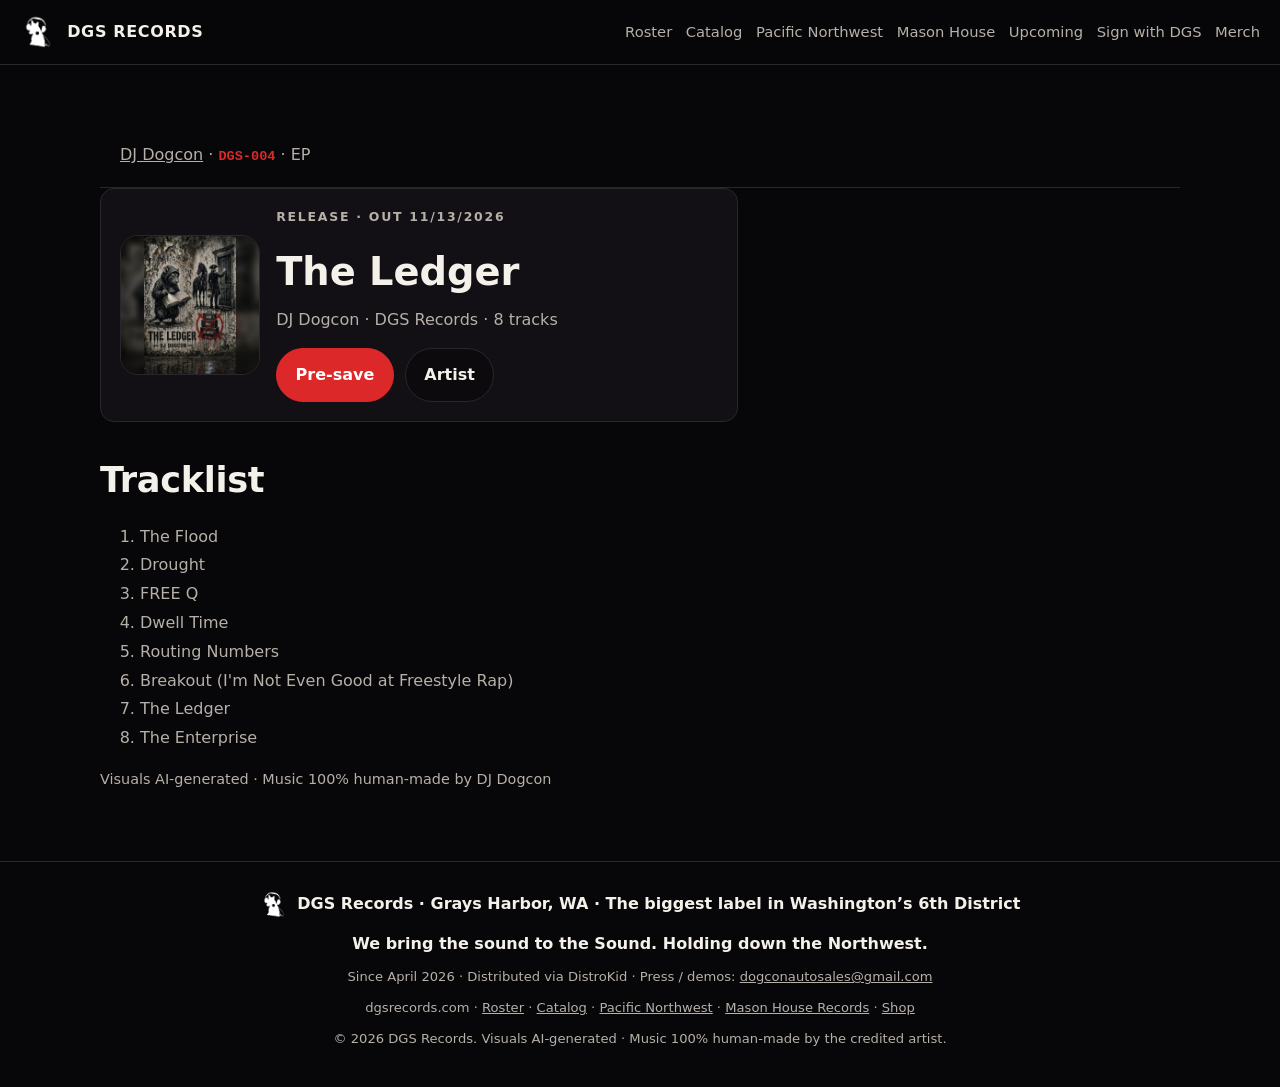
<file: releases/the-ledger.html>
<!doctype html>
<html lang="en">
<head>
<meta charset="utf-8">
<meta name="viewport" content="width=device-width,initial-scale=1">
<title>The Ledger EP · DJ Dogcon · DGS Records</title>
<meta name="description" content="The Ledger — 8-track EP by DJ Dogcon on DGS Records. Out Friday 11/13/2026. Pre-save now.">
<link rel="canonical" href="https://dgsrecords.com/releases/the-ledger.html">
<meta name="theme-color" content="#070608">
<link rel="icon" type="image/png" href="../assets/brand/favicon.png">
<link rel="apple-touch-icon" href="../assets/brand/apple-touch-icon.png">
<meta property="og:type" content="music.album">
<meta property="og:url" content="https://dgsrecords.com/releases/the-ledger.html">
<meta property="og:title" content="The Ledger EP · DJ Dogcon · DGS Records">
<meta property="og:description" content="The Ledger — 8-track EP by DJ Dogcon on DGS Records. Out Friday 11/13/2026. Pre-save now.">
<meta property="og:image" content="https://dgsrecords.com/assets/releases/the_ledger_1200.jpg">
<meta name="twitter:card" content="summary_large_image">
<meta name="twitter:title" content="The Ledger EP · DJ Dogcon · DGS Records">
<meta name="twitter:description" content="The Ledger — 8-track EP by DJ Dogcon on DGS Records. Out Friday 11/13/2026. Pre-save now.">
<meta name="twitter:image" content="https://dgsrecords.com/assets/releases/the_ledger_1200.jpg">
<script type="application/ld+json">
{"@context": "https://schema.org", "@type": "MusicAlbum", "name": "The Ledger", "url": "https://dgsrecords.com/releases/the-ledger.html", "datePublished": "2026-11-13", "albumReleaseType": "EPRelease", "byArtist": {"@type": "MusicGroup", "name": "DJ Dogcon", "url": "https://dgsrecords.com/artists/dj-dogcon.html"}, "recordLabel": {"@type": "RecordLabel", "name": "DGS Records", "url": "https://dgsrecords.com/"}, "image": "https://dgsrecords.com/assets/releases/the_ledger_1200.jpg", "numTracks": 8, "track": [{"@type": "MusicRecording", "name": "The Flood", "position": 1}, {"@type": "MusicRecording", "name": "Drought", "position": 2}, {"@type": "MusicRecording", "name": "FREE Q", "position": 3}, {"@type": "MusicRecording", "name": "Dwell Time", "position": 4}, {"@type": "MusicRecording", "name": "Routing Numbers", "position": 5}, {"@type": "MusicRecording", "name": "Breakout (I'm Not Even Good at Freestyle Rap)", "position": 6}, {"@type": "MusicRecording", "name": "The Ledger", "position": 7}, {"@type": "MusicRecording", "name": "The Enterprise", "position": 8}]}
</script>
<link rel="stylesheet" href="../style.css">
</head>
<body>
<a class="skip" href="#main">Skip to content</a>
<header class="top">
  <a class="brand" href="../index.html"><img src="../assets/brand/dog_mark.png" width="36" height="40" alt="">DGS RECORDS</a>
  <nav aria-label="Primary">
    <a href="../roster.html">Roster</a>
    <a href="../index.html#catalog">Catalog</a>
    <a href="../pacific-northwest.html">Pacific Northwest</a>
    <a href="../mason-house.html">Mason House</a>
    <a href="../index.html#upcoming">Upcoming</a>
    <a href="../index.html#sign">Sign with DGS</a>
    <a href="../index.html#merch">Merch</a>
  </nav>
</header>

<main id="main">
<section>
  <p class="about-bar"><a href="../artists/dj-dogcon.html">DJ Dogcon</a> · <code>DGS-004</code> · EP</p>
  <div class="grid artists">
    <article class="card artist-feat">
      <img class="avatar" src="../assets/releases/the_ledger_1200.jpg" width="140" height="140" alt="The Ledger cover">
      <div>
        <p class="kicker">Release · out 11/13/2026</p>
        <h1 style="margin:.2rem 0 .5rem;font-size:clamp(1.8rem,4vw,2.4rem)">The Ledger</h1>
        <p>DJ Dogcon · DGS Records · 8 tracks</p>
        <div class="btns">
          <a class="btn red" href="https://distrokid.com/hyperfollow/djdogcon/the-ledger" target="_blank" rel="noopener">Pre-save</a>
          <a class="btn" href="../artists/dj-dogcon.html">Artist</a>
        </div>
      </div>
    </article>
  </div>
  <h2 class="presence" style="margin-top:2rem">Tracklist</h2>
  <ol style="color:var(--muted);line-height:1.8"><li>The Flood</li>
<li>Drought</li>
<li>FREE Q</li>
<li>Dwell Time</li>
<li>Routing Numbers</li>
<li>Breakout (I&#x27;m Not Even Good at Freestyle Rap)</li>
<li>The Ledger</li>
<li>The Enterprise</li></ol>
  <p class="note">Visuals AI-generated · Music 100% human-made by DJ Dogcon</p>
</section>
</main>

<footer>
  <div class="foot-inner">
    <div class="foot-brand"><img src="../assets/brand/dog_mark.png" width="28" height="31" alt="">DGS Records · Grays Harbor, WA · The biggest label in Washington&rsquo;s 6th District</div>
    <p class="foot-slogan"><strong>We bring the sound to the Sound.</strong> <strong>Holding down the Northwest.</strong></p>
    <div class="tiny">Since April 2026 · Distributed via DistroKid · Press / demos: <a href="mailto:dogconautosales@gmail.com">dogconautosales@gmail.com</a></div>
    <div class="tiny">dgsrecords.com · <a href="../roster.html">Roster</a> · <a href="../catalog.html">Catalog</a> · <a href="../pacific-northwest.html">Pacific Northwest</a> · <a href="../mason-house.html">Mason House Records</a> · <a href="https://dj-dogcon-shop.fourthwall.com/collections/all" target="_blank" rel="noopener">Shop</a></div>
    <div class="tiny">© 2026 DGS Records. Visuals AI-generated · Music 100% human-made by the credited artist.</div>
  </div>
</footer>
</body>
</html>
</file>
<file: style.css>
:root{
  --bg:#070608;--panel:#121014;--ink:#f4f0ea;--muted:#b7b0a8;--red:#dc2828;--line:#2a262c;
  --max:1120px;--radius:14px;
}
*{box-sizing:border-box}html{scroll-behavior:smooth}
body{margin:0;font-family:system-ui,-apple-system,Segoe UI,Roboto,Helvetica,Arial,sans-serif;background:var(--bg);color:var(--ink);line-height:1.5}
img{max-width:100%;height:auto;display:block}
a{color:inherit}
.skip{position:absolute;left:-999px;top:auto;width:1px;height:1px;overflow:hidden}
.skip:focus{left:1rem;top:1rem;width:auto;height:auto;padding:.6rem 1rem;background:var(--red);z-index:100;border-radius:8px}
.top{position:sticky;top:0;z-index:50;display:flex;align-items:center;justify-content:space-between;gap:1rem;padding:.75rem 1.25rem;background:rgba(7,6,8,.92);backdrop-filter:blur(10px);border-bottom:1px solid var(--line)}
.brand{display:flex;align-items:center;gap:.7rem;text-decoration:none;font-weight:800;letter-spacing:.04em}
.brand img{width:36px;height:40px;object-fit:contain}
nav{display:flex;flex-wrap:wrap;gap:.85rem;font-size:.92rem}
nav a{text-decoration:none;color:var(--muted)}nav a:hover,nav a:focus{color:var(--ink)}

/* Full-bleed hero: edge to edge, no boxed frame */
.hero{
  position:relative;
  width:100%;
  margin:0;
  min-height:min(92vh,920px);
  display:grid;
  align-items:end;
  overflow:hidden;
  border:0;
  border-radius:0;
  padding:0;
  background:#000;
}
.hero-media{
  position:absolute;inset:0;z-index:0;
  width:100%;height:100%;
  background:#000 url('assets/hero/hero_nologo_1920x1080.webp') center/cover no-repeat;
}
.hero-media .hero-still{display:none} /* CSS background is the still; avoids img letterboxing */
.hero-media video{
  position:absolute;inset:0;
  width:100%!important;height:100%!important;
  max-width:none!important;max-height:none!important;
  object-fit:cover;object-position:center 40%;
  display:block;border:0;
}
.hero-shade{
  position:absolute;inset:0;z-index:1;
  background:
    linear-gradient(90deg,rgba(7,6,8,.82) 0%,rgba(7,6,8,.45) 42%,rgba(7,6,8,.15) 70%,rgba(7,6,8,.35) 100%),
    linear-gradient(180deg,rgba(7,6,8,.2) 0%,rgba(7,6,8,.15) 40%,rgba(7,6,8,.92) 100%);
}
.hero-inner{
  position:relative;z-index:2;
  width:min(var(--max),100%);
  margin:0 auto;
  padding:6rem 1.25rem 3.2rem;
  max-width:34rem; /* keep copy on the dark left, clear of stage center */
}
.kicker{color:var(--red);font-weight:700;letter-spacing:.14em;text-transform:uppercase;font-size:.78rem;margin:0 0 .6rem}
.hero h1{
  font-size:clamp(2rem,5.2vw,3.4rem);
  line-height:1.02;
  margin:0 0 .75rem;
  letter-spacing:-.02em;
  text-shadow:0 2px 24px rgba(0,0,0,.75);
}
.hero .lede{max-width:32rem;color:#ddd7d0;font-size:1.05rem;margin:0 0 1.4rem;text-shadow:0 1px 12px rgba(0,0,0,.65)}
.btns{display:flex;flex-wrap:wrap;gap:.7rem}
.btn{display:inline-flex;align-items:center;justify-content:center;gap:.4rem;padding:.85rem 1.15rem;border-radius:999px;border:1px solid var(--line);text-decoration:none;font-weight:700;background:rgba(0,0,0,.35);color:var(--ink)}
.btn:hover,.btn:focus{border-color:#555}
.btn.red{background:var(--red);border-color:var(--red);color:#fff}
.btn.red:hover,.btn.red:focus{filter:brightness(1.08)}
section{width:min(var(--max),100%);margin:0 auto;padding:3.5rem 1.25rem}
section h2{font-size:clamp(1.6rem,3vw,2.2rem);margin:0 0 .4rem;letter-spacing:-.01em}
.sub{color:var(--muted);max-width:40rem;margin:0 0 1.6rem}
.grid{display:grid;gap:1rem}
.artists{grid-template-columns:1.2fr .8fr}
.card{background:var(--panel);border:1px solid var(--line);border-radius:var(--radius);padding:1.2rem;overflow:hidden}
.card h3{margin:.2rem 0 .5rem;font-size:1.25rem}
.card p{margin:0 0 1rem;color:var(--muted)}
.artist-feat{display:grid;gap:1rem;align-items:center}
@media(min-width:760px){.artist-feat{grid-template-columns:140px 1fr}}
.avatar{width:140px;height:140px;border-radius:18px;background:#000;object-fit:cover;border:1px solid var(--line)}
.chips{display:flex;flex-wrap:wrap;gap:.5rem}
.chip{font-size:.85rem;padding:.45rem .75rem;border-radius:999px;border:1px solid var(--line);text-decoration:none;color:var(--muted)}
.chip:hover{color:var(--ink);border-color:#666}
.releases{grid-template-columns:repeat(auto-fill,minmax(160px,1fr))}
.release{display:block;text-decoration:none;background:var(--panel);border:1px solid var(--line);border-radius:var(--radius);overflow:hidden}
.release img{aspect-ratio:1;width:100%;object-fit:cover;background:#111}
.release .meta{padding:.8rem .9rem}
.release strong{display:block;font-size:.98rem}
.release span{color:var(--muted);font-size:.85rem}
.studio-grid,.show-grid{grid-template-columns:repeat(auto-fit,minmax(240px,1fr))}
.shot{border-radius:var(--radius);overflow:hidden;border:1px solid var(--line);background:#000}
.shot img{width:100%;aspect-ratio:16/10;object-fit:cover}
.shot figcaption{padding:.7rem .9rem;color:var(--muted);font-size:.88rem;background:var(--panel)}
.banner-strip{margin:1rem 0 0;border-radius:var(--radius);overflow:hidden;border:1px solid var(--line)}
.banner-strip img{width:100%;aspect-ratio:16/5;object-fit:cover}
.sign{display:grid;gap:1.2rem}
@media(min-width:860px){.sign{grid-template-columns:1.1fr .9fr}}
.sign-panel{background:linear-gradient(160deg,#17131a,#0d0b10 60%);border:1px solid var(--line);border-radius:var(--radius);padding:1.4rem}
.sign-panel ul{margin:.4rem 0 1.1rem;padding-left:1.1rem;color:var(--muted)}
.contact-box{border:1px dashed #4a3a3a;border-radius:12px;padding:1rem;background:#120e12}
.contact-box a{color:#fff;font-weight:700}
.note{color:var(--muted);font-size:.9rem}
footer{border-top:1px solid var(--line);padding:1.6rem 1.25rem 2.4rem;color:var(--muted);text-align:center}
.foot-inner{width:min(var(--max),100%);margin:0 auto;display:grid;gap:.7rem;justify-items:center}
.foot-brand{display:flex;align-items:center;gap:.6rem;font-weight:800;color:var(--ink)}
.foot-brand img{width:28px;height:auto}
.tiny{font-size:.82rem}
@media(max-width:720px){
  nav{display:none}
  .artists{grid-template-columns:1fr}
  .hero{min-height:78vh}
  .hero-inner{max-width:100%;padding-top:4.5rem}
  .hero h1{font-size:clamp(1.85rem,9vw,2.6rem)}
}




/* v6 — 6th District + Mason House */
:root{--max:1120px}
.hero h1{font-size:clamp(2.4rem,5.5vw,3.8rem);letter-spacing:-.02em;line-height:1.05}
.hero .lede{font-size:clamp(1.05rem,2vw,1.25rem);max-width:40rem}
.about-bar{width:min(var(--max),100%);margin:0 auto;padding:1.4rem 1.25rem 1.2rem;color:var(--muted);font-size:1rem;border-bottom:1px solid var(--line)}
.about-bar strong{color:var(--ink);font-size:1.05rem}
.presence{font-size:clamp(1.6rem,3vw,2.2rem);letter-spacing:-.01em;margin:0 0 .4rem}
.sub-big{font-size:1.05rem;color:var(--muted);max-width:42rem;margin:0 0 1.5rem}
.cat-badge,code{color:var(--red);font-weight:700;font-family:ui-monospace,SFMono-Regular,Menlo,monospace;font-size:.85em}
.catalog-wall{display:grid;grid-template-columns:repeat(auto-fill,minmax(180px,1fr));gap:1rem}
.release-text{background:var(--card,#121016);border:1px solid var(--line);border-radius:14px;padding:1.1rem 1rem;min-height:140px;display:flex;align-items:flex-end}
.release .date,.up-card .date{display:block;color:var(--muted);font-size:.85rem;margin-top:.25rem}
.up-strip{display:grid;grid-template-columns:repeat(auto-fill,minmax(200px,1fr));gap:.9rem}
.up-card{background:linear-gradient(180deg,rgba(220,40,40,.12),transparent),var(--card,#121016);border:1px solid var(--line);border-radius:14px;padding:1.15rem 1rem}
.up-card strong{display:block;margin:.35rem 0 .2rem;font-size:1.05rem}
.roster-grid{display:grid;grid-template-columns:repeat(auto-fill,minmax(220px,1fr));gap:1rem}
.roster-mini h3{margin:.1rem 0 .35rem;font-size:1.05rem}
.roster-mini .track{color:var(--muted);font-size:.9rem;margin:0 0 .7rem}
.proof{display:grid;gap:1rem}
@media(min-width:800px){.proof{grid-template-columns:1fr 1fr}}
.proof p{margin:0 0 .6rem;color:var(--muted)}
.stat-row{display:flex;flex-wrap:wrap;gap:.75rem 1.25rem;margin:1rem 0 0;color:var(--muted);font-size:.95rem}
.stat-row b{color:var(--ink)}
.merch-grid{display:grid;grid-template-columns:repeat(auto-fill,minmax(200px,1fr));gap:1rem}
a.merch-card{text-decoration:none;color:inherit;transition:border-color .15s}
a.merch-card:hover{border-color:var(--red)}
.mhr-banner{display:grid;gap:1rem;align-items:center}
@media(min-width:800px){.mhr-banner{grid-template-columns:1.2fr 1fr}}
.hero-studio .hero-still{object-fit:cover}
.top nav a.active{color:var(--ink)}
.cat-table{width:100%;border-collapse:collapse;font-size:.92rem}
.cat-table th,.cat-table td{text-align:left;padding:.55rem .6rem;border-bottom:1px solid var(--line);vertical-align:top}
.cat-table th{color:var(--muted);font-weight:600;font-size:.8rem;letter-spacing:.04em;text-transform:uppercase}

.hero-brand{margin:0 0 .45rem;font-weight:800;font-size:clamp(1rem,2.2vw,1.25rem);letter-spacing:.01em;text-shadow:0 2px 18px rgba(0,0,0,.75)}
.tagline{margin:0 0 1rem;font-weight:800;font-size:clamp(1.05rem,2.3vw,1.3rem);letter-spacing:-.01em}
.hero .tagline{margin:.15rem 0 1.15rem;text-shadow:0 1px 12px rgba(0,0,0,.65)}
.featured{padding-top:1.6rem;padding-bottom:1.25rem}
.featured .sub-big{margin-bottom:1rem}
.sc-embed{margin:0 0 1rem;max-width:100%;border-radius:12px;overflow:hidden;border:1px solid var(--line);background:#111}
.sc-embed iframe{display:block;width:100%;max-width:100%;height:166px;border:0}
.featured-links{display:flex;flex-wrap:wrap;gap:.7rem 1.25rem;margin:0}
.featured-links a{font-weight:700;text-decoration:underline;text-underline-offset:.18em}
.foot-slogan{margin:0;font-weight:800;color:var(--ink)}
.merch-card img{width:100%;border-radius:10px;margin:0 0 .85rem;background:#000}
@media(max-width:720px){
  .featured{padding-top:1.15rem}
  .hero-brand,.tagline{max-width:100%}
  .sc-embed iframe{height:166px}
}
</file>
